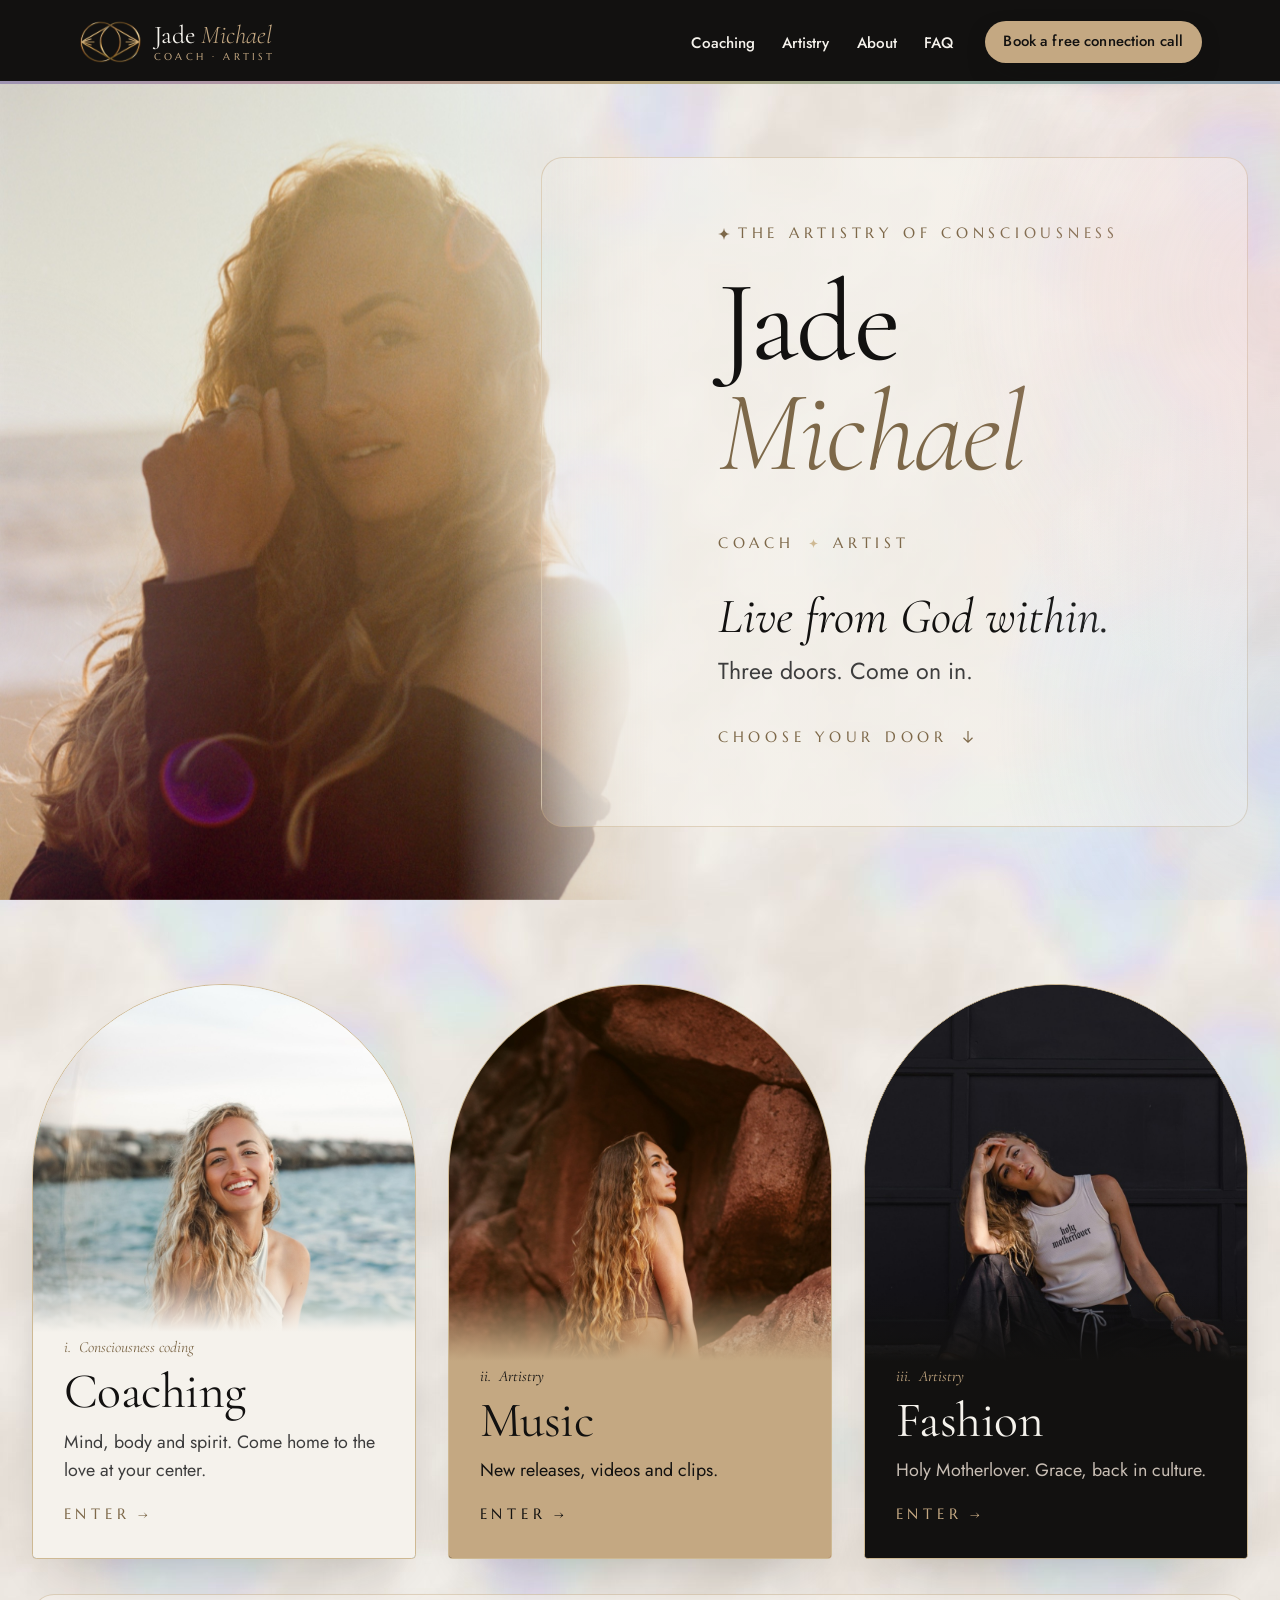
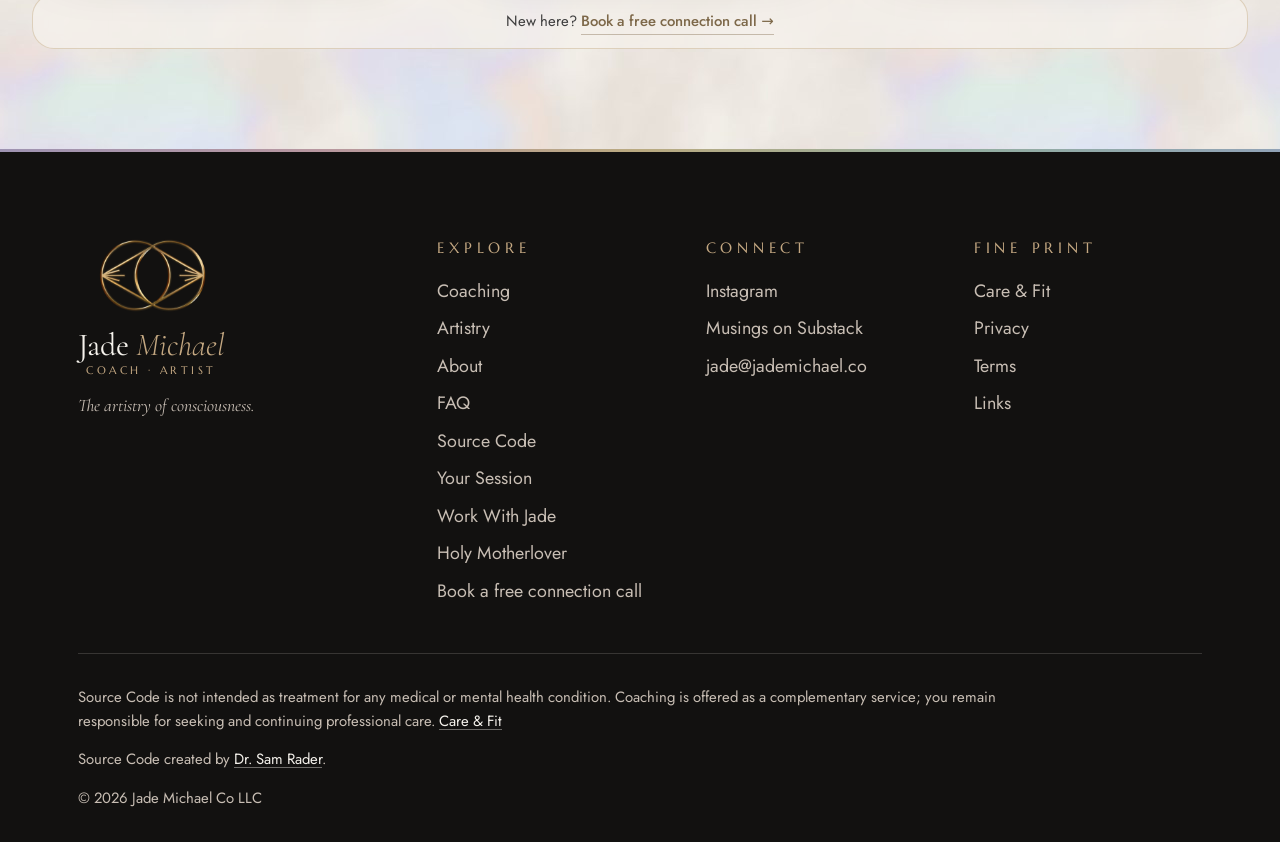
<file: site/index.html>
<!doctype html>
<html lang="en">
<head>
  <meta charset="utf-8">
  <meta name="viewport" content="width=device-width, initial-scale=1">
  <title>Jade Michael · Coach, Artist</title>
  <meta name="description" content="Jade Michael: coach and artist. The artistry of consciousness.">
  <link rel="icon" type="image/png" sizes="32x32" href="assets/img/favicon-32.png">
  <link rel="icon" type="image/png" sizes="192x192" href="assets/img/favicon-192.png">
  <link rel="preconnect" href="https://fonts.googleapis.com">
  <link rel="preconnect" href="https://fonts.gstatic.com" crossorigin>
  <link rel="stylesheet" href="assets/css/brand.css">
  <link rel="stylesheet" href="assets/css/style.css">
  <script src="site.config.js"></script>
  <script src="assets/js/boot.js"></script>
</head>
<body>
  <a class="skip-link" href="#main">Skip to content</a>
  <header class="site-header" data-site-header></header>

  <main id="main">

    <!-- ============ LANDING: photo + name + roles ============ -->
    <section class="landing" aria-labelledby="landing-h">
      <div class="landing__media">
        <img src="assets/photos/hero.jpg" width="1326" height="2000" fetchpriority="high" style="object-position: 50% 35%;" alt="Jade Michael in golden sunlight by the sea, one hand in her hair, looking softly into the camera.">
      </div>
      <div class="landing__copy">
        <p class="eyebrow" data-rise="1">The artistry of consciousness</p>
        <h1 id="landing-h" data-rise="2">Jade <em class="accent-i gold-moment">Michael</em></h1>
        <ul class="roles" data-roles data-rise="3" aria-label="What Jade does">
          <li>Coach</li><li>Artist</li>
        </ul>
        <p class="landing__tagline" data-rise="3">Live from God within.</p>
        <p class="landing__sub" data-rise="4">Three doors. Come on in.</p>
        <a class="door-cue" href="#doors" data-rise="4">
          Choose your door
          <svg viewBox="0 0 24 24" fill="none" stroke="currentColor" stroke-width="1.6" aria-hidden="true"><path d="M12 4v15M6 13l6 6 6-6"/></svg>
        </a>
      </div>
    </section>

    <!-- ============ TWO DOORS ============ -->
    <section class="section" id="doors" aria-labelledby="doors-h">
      <div class="container">
        <h2 id="doors-h" class="sr-only">Three doors into Jade's world</h2>
        <div class="doors-grid doors-grid--3">
          <a class="door" href="coaching.html" data-reveal>
            <div class="door__arch">
              <img src="assets/photos/door-coaching.jpg" width="1000" height="1500" loading="lazy" alt="">
            </div>
            <div class="door__label">
              <span class="door__num">i. &nbsp;Consciousness coding</span>
              <h3 class="h2-door">Coaching</h3>
              <p>Mind, body and spirit. Come home to the love at your center.</p>
              <span class="door__enter">Enter</span>
            </div>
          </a>
          <a class="door" href="artistry.html#music" data-reveal data-delay="1">
            <div class="door__arch">
              <img src="assets/photos/door-music.jpg" width="1000" height="1500" loading="lazy" alt="">
            </div>
            <div class="door__label">
              <span class="door__num">ii. &nbsp;Artistry</span>
              <h3 class="h2-door">Music</h3>
              <p>New releases, videos and clips.</p>
              <span class="door__enter">Enter</span>
            </div>
          </a>
          <a class="door" href="artistry.html#fashion" data-reveal data-delay="2">
            <div class="door__arch">
              <img src="assets/photos/door-fashion.jpg" width="1000" height="1500" loading="lazy" alt="">
            </div>
            <div class="door__label">
              <span class="door__num">iii. &nbsp;Artistry</span>
              <h3 class="h2-door">Fashion</h3>
              <p><span data-text="hmlName">Holy Motherlover</span>. Grace, back in culture.</p>
              <span class="door__enter">Enter</span>
            </div>
          </a>
        </div>
        <p class="credit-line" style="margin-top: 2.2rem; text-align: center;" data-reveal>New here? <a class="text-link" href="apply.html" data-href="links.apply">Book a free connection call</a></p>
      </div>
    </section>
  </main>

  <footer class="site-footer" data-site-footer></footer>
  <script src="assets/js/site.js"></script>
</body>
</html>
</file>
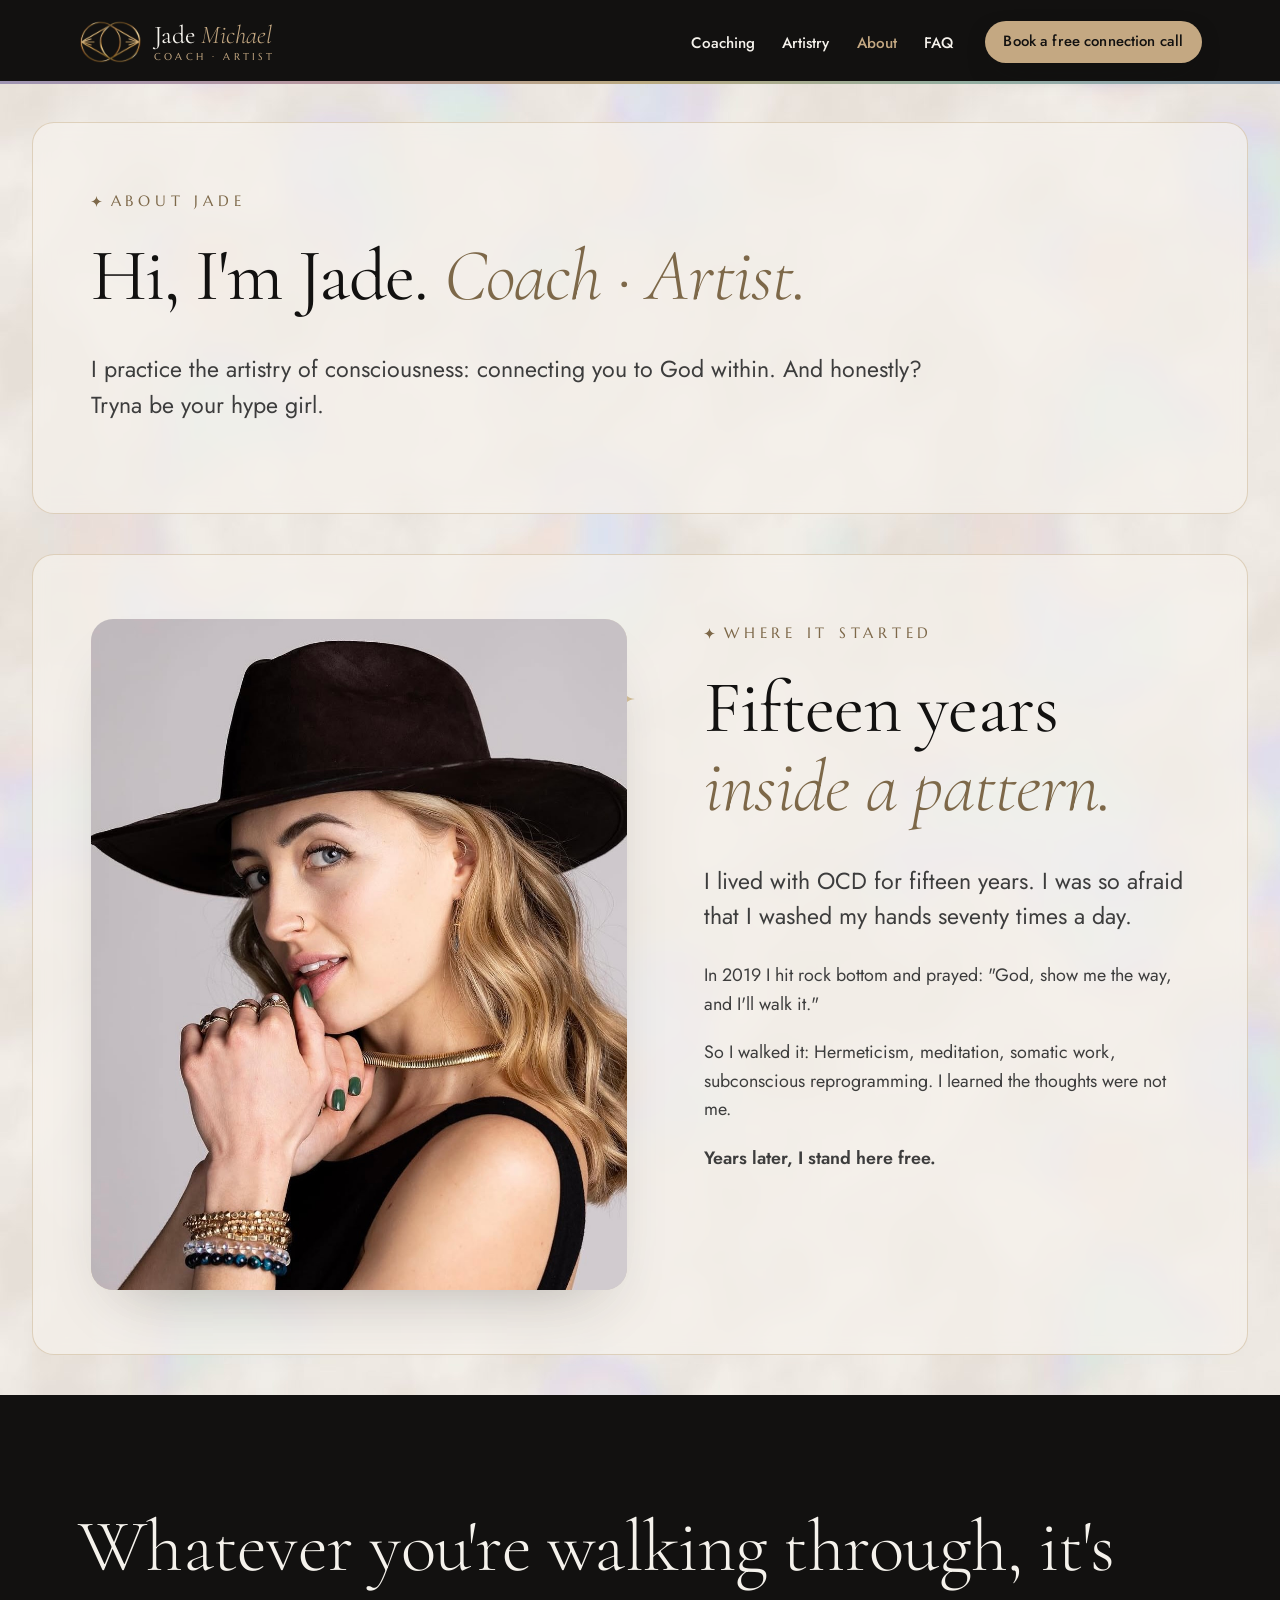
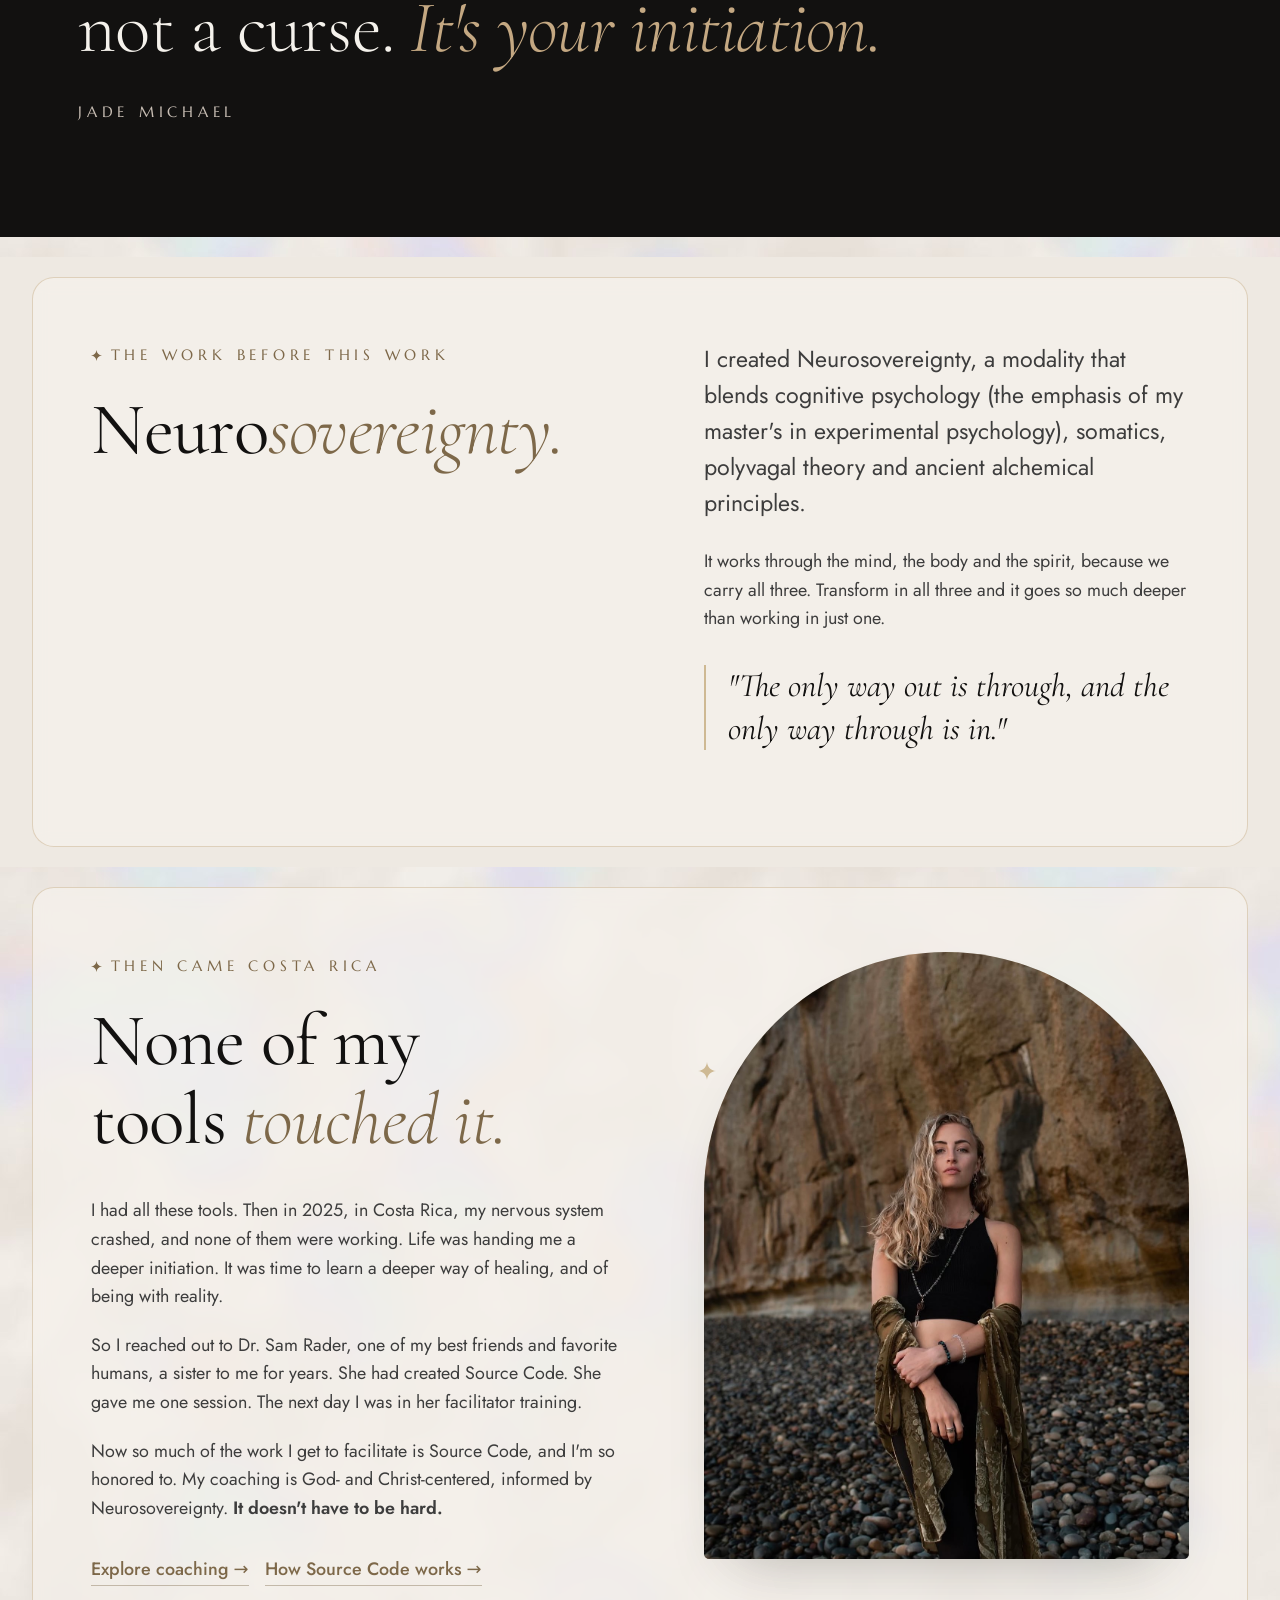
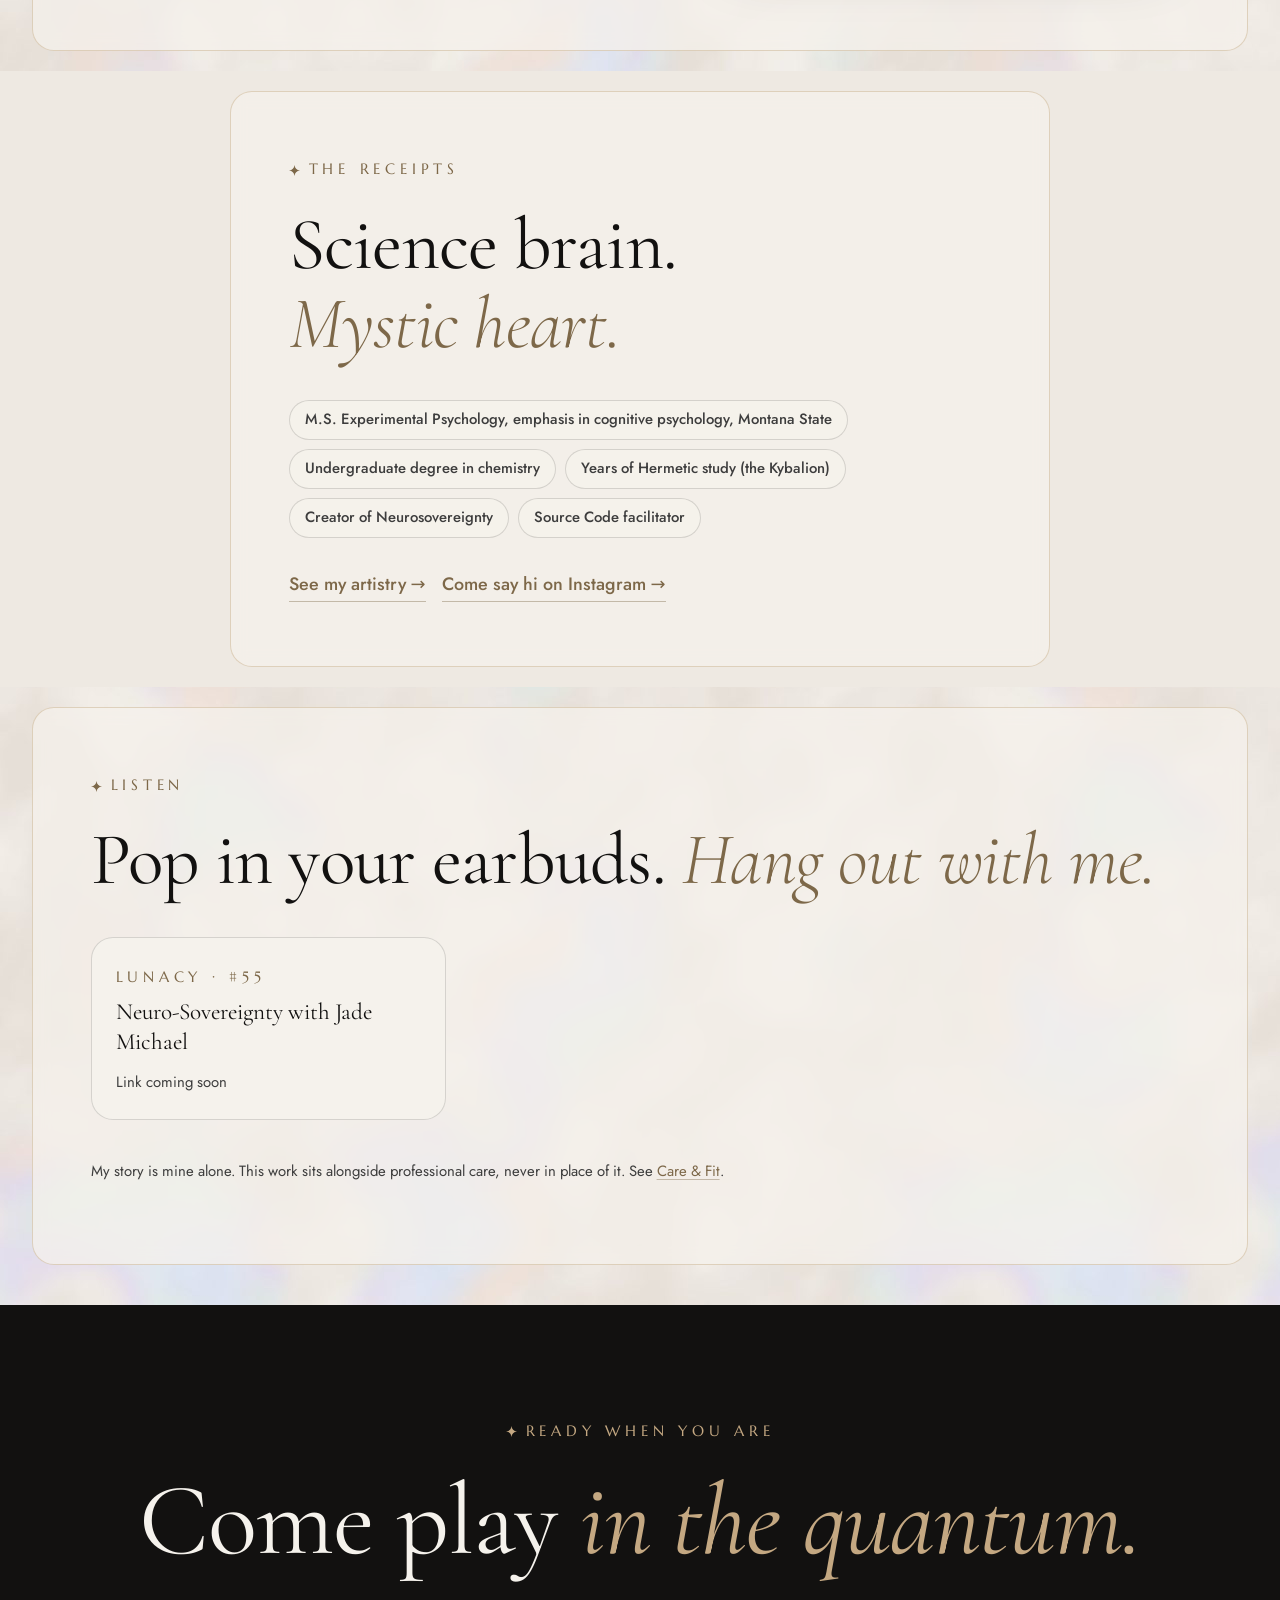
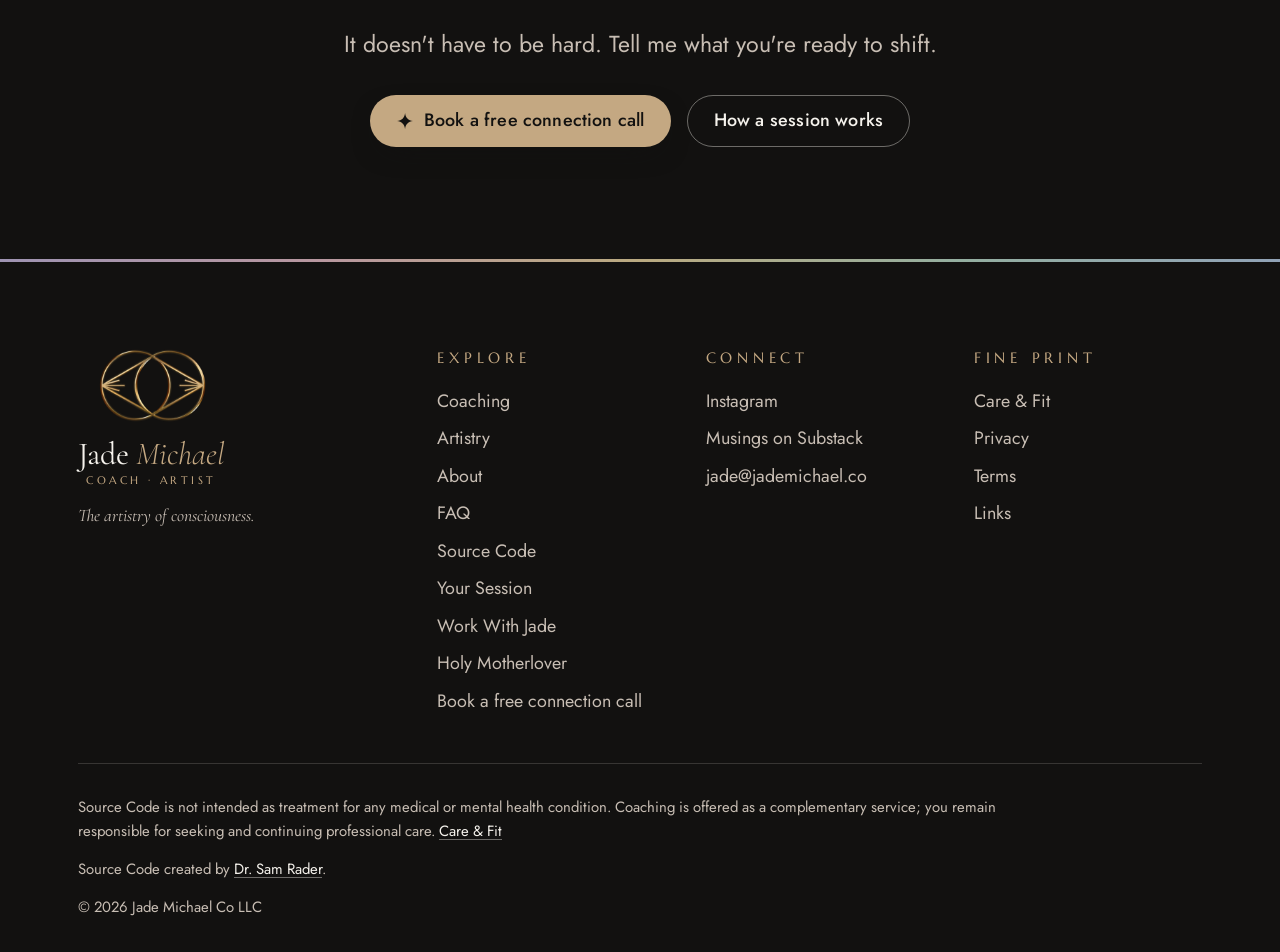
<file: site/about.html>
<!doctype html>
<html lang="en">
<head>
  <meta charset="utf-8">
  <meta name="viewport" content="width=device-width, initial-scale=1">
  <title>About Jade · Jade Michael</title>
  <meta name="description" content="Jade Michael: Coach, Artist, creator of Neurosovereignty. Her story, in her own words, from Hermeticism to Neurosovereignty and Source Code.">
  <link rel="icon" type="image/png" sizes="32x32" href="assets/img/favicon-32.png">
  <link rel="icon" type="image/png" sizes="192x192" href="assets/img/favicon-192.png">
  <link rel="preconnect" href="https://fonts.googleapis.com">
  <link rel="preconnect" href="https://fonts.gstatic.com" crossorigin>
  <link rel="stylesheet" href="assets/css/brand.css">
  <link rel="stylesheet" href="assets/css/style.css">
  <script src="site.config.js"></script>
  <script src="assets/js/boot.js"></script>
</head>
<body>
  <a class="skip-link" href="#main">Skip to content</a>
  <header class="site-header" data-site-header></header>

  <main id="main">

    <!-- ============ PAGE HERO ============ -->
    <section class="page-hero" aria-labelledby="page-h">
      <div class="container">
        <p class="eyebrow" data-reveal>About Jade</p>
        <h1 id="page-h" data-reveal>Hi, I'm Jade. <em class="accent-i gold-moment">Coach · Artist.</em></h1>
        <p class="lede" data-reveal>I practice the artistry of consciousness: connecting you to God within. And honestly? Tryna be your hype girl.</p>
      </div>
    </section>

    <!-- ============ THE STORY ============ -->
    <section class="section section--tight" aria-labelledby="story-h">
      <div class="container split split--top">
        <div class="frame-wrap" data-reveal>
          <figure class="frame frame--soft">
            <img src="assets/photos/about-2.jpg" width="1320" height="1299" loading="lazy" alt="Studio portrait of Jade Michael in a black wide-brim hat and gold choker, gold and tiger-eye bracelets stacked on her wrist, green nails, giving a playful look over her shoulder.">
            <figcaption class="frame__ph">Photo of Jade (about-2.jpg)</figcaption>
          </figure>
          <svg class="sparkle sparkle--lg" style="right:-8px; top:10%; animation-delay:.6s;" viewBox="0 0 24 24" aria-hidden="true"><path d="M12 0C12.8 7.2 16.8 11.2 24 12 16.8 12.8 12.8 16.8 12 24 11.2 16.8 7.2 12.8 0 12 7.2 11.2 11.2 7.2 12 0Z"/></svg>
        </div>
        <div>
          <p class="eyebrow" data-reveal>Where it started</p>
          <h2 id="story-h" data-reveal>Fifteen years <em class="accent-i">inside a pattern.</em></h2>
          <div class="prose" data-reveal>
            <p class="lede">I lived with OCD for fifteen years. I was so afraid that I washed my hands seventy times a day.</p>
            <p>In 2019 I hit rock bottom and prayed: "God, show me the way, and I'll walk it."</p>
            <p>So I walked it: Hermeticism, meditation, somatic work, subconscious reprogramming. I learned the thoughts were not me.</p>
            <p><strong>Years later, I stand here free.</strong></p>
          </div>
        </div>
      </div>
    </section>

    <!-- ============ INITIATION QUOTE ============ -->
    <section class="section section--band quote-band" aria-label="A word from Jade">
      <div class="container">
        <blockquote data-reveal>
          <p>Whatever you're walking through, it's not a curse. <em class="gold-moment">It's your initiation.</em></p>
          <cite>Jade Michael</cite>
        </blockquote>
      </div>
    </section>

    <!-- ============ NEUROSOVEREIGNTY ============ -->
    <section class="section section--alt" aria-labelledby="neuro-h">
      <div class="container split split--top">
        <div>
          <p class="eyebrow" data-reveal>The work before this work</p>
          <h2 id="neuro-h" data-reveal>Neuro<em class="accent-i">sovereignty.</em></h2>
        </div>
        <div class="prose" data-reveal data-delay="1">
          <p class="lede">I created Neurosovereignty, a modality that blends cognitive psychology (the emphasis of my master's in experimental psychology), somatics, polyvagal theory and ancient alchemical principles.</p>
          <p>It works through the mind, the body and the spirit, because we carry all three. Transform in all three and it goes so much deeper than working in just one.</p>
          <blockquote>"The only way out is through, and the only way through is in."</blockquote>
        </div>
      </div>
    </section>

    <!-- ============ COSTA RICA + SOURCE CODE ============ -->
    <section class="section" aria-labelledby="costa-h">
      <div class="container split split--flip split--top">
        <div class="frame-wrap" data-reveal>
          <figure class="frame">
            <img src="assets/photos/about-1.jpg" width="1319" height="1606" loading="lazy" alt="Jade Michael standing on a pebble beach in front of a towering sandstone cliff, wrapped in an olive velvet shawl, a crystal necklace at her heart.">
            <figcaption class="frame__ph">Photo of Jade (about-1.jpg)</figcaption>
          </figure>
          <svg class="sparkle" style="left:-6px; top:18%; animation-delay:1.8s;" viewBox="0 0 24 24" aria-hidden="true"><path d="M12 0C12.8 7.2 16.8 11.2 24 12 16.8 12.8 12.8 16.8 12 24 11.2 16.8 7.2 12.8 0 12 7.2 11.2 11.2 7.2 12 0Z"/></svg>
        </div>
        <div>
          <p class="eyebrow" data-reveal>Then came Costa Rica</p>
          <h2 id="costa-h" data-reveal>None of my tools <em class="accent-i">touched it.</em></h2>
          <div class="prose" data-reveal>
            <p>I had all these tools. Then in 2025, in Costa Rica, my nervous system crashed, and none of them were working. Life was handing me a deeper initiation. It was time to learn a deeper way of healing, and of being with reality.</p>
            <p>So I reached out to Dr. Sam Rader, one of my best friends and favorite humans, a sister to me for years. She had created Source Code. She gave me one session. The next day I was in her facilitator training.</p>
            <p>Now so much of the work I get to facilitate is Source Code, and I'm so honored to. My coaching is God- and Christ-centered, informed by Neurosovereignty. <strong>It doesn't have to be hard.</strong></p>
          </div>
          <div class="btn-row" data-reveal>
            <a class="text-link" href="coaching.html">Explore coaching</a>
            <a class="text-link" href="source-code.html">How Source Code works</a>
          </div>
        </div>
      </div>
    </section>

    <!-- ============ CREDENTIALS ============ -->
    <section class="section section--alt" aria-labelledby="creds-h">
      <div class="container container--narrow">
        <p class="eyebrow" data-reveal>The receipts</p>
        <h2 id="creds-h" data-reveal>Science brain. <em class="accent-i">Mystic heart.</em></h2>
        <ul class="chips" data-reveal aria-label="Background and credentials">
          <li>M.S. Experimental Psychology, emphasis in cognitive psychology, Montana State</li>
          <li>Undergraduate degree in chemistry</li>
          <li>Years of Hermetic study (the Kybalion)</li>
          <li>Creator of Neurosovereignty</li>
          <li>Source Code facilitator</li>
        </ul>
        <div class="btn-row" data-reveal>
          <a class="text-link" href="artistry.html">See my artistry</a>
          <a class="text-link" href="https://instagram.com/jademichaelll" data-href="links.instagram" target="_blank" rel="noopener">Come say hi on Instagram</a>
        </div>
      </div>
    </section>

    <!-- ============ LISTEN ============ -->
    <section class="section" aria-labelledby="listen-h">
      <div class="container">
        <p class="eyebrow" data-reveal>Listen</p>
        <h2 id="listen-h" data-reveal>Pop in your earbuds. <em class="accent-i">Hang out with me.</em></h2>
        <ul class="listen" data-podcasts data-reveal></ul>
        <p class="credit-line" data-reveal style="margin-top: 2.5rem;">My story is mine alone. This work sits alongside professional care, never in place of it. See <a href="care.html">Care &amp; Fit</a>.</p>
      </div>
    </section>

    <!-- ============ FINAL CTA ============ -->
    <section class="section section--band cta-band" aria-labelledby="cta-h">
      <div class="container">
        <p class="eyebrow" data-reveal>Ready when you are</p>
        <h2 id="cta-h" data-reveal>Come play <em class="gold-moment">in the quantum.</em></h2>
        <p class="lede" data-reveal>It doesn't have to be hard. Tell me what you're ready to shift.</p>
        <div class="btn-row" data-reveal>
          <a class="btn" href="apply.html" data-href="links.apply">
            <svg class="spark" viewBox="0 0 24 24" aria-hidden="true"><path d="M12 0C12.8 7.2 16.8 11.2 24 12 16.8 12.8 12.8 16.8 12 24 11.2 16.8 7.2 12.8 0 12 7.2 11.2 11.2 7.2 12 0Z"/></svg>
            Book a free connection call
          </a>
          <a class="btn btn--ghost" href="session.html">How a session works</a>
        </div>
      </div>
    </section>
  </main>

  <footer class="site-footer" data-site-footer></footer>
  <script src="assets/js/site.js"></script>
</body>
</html>
</file>
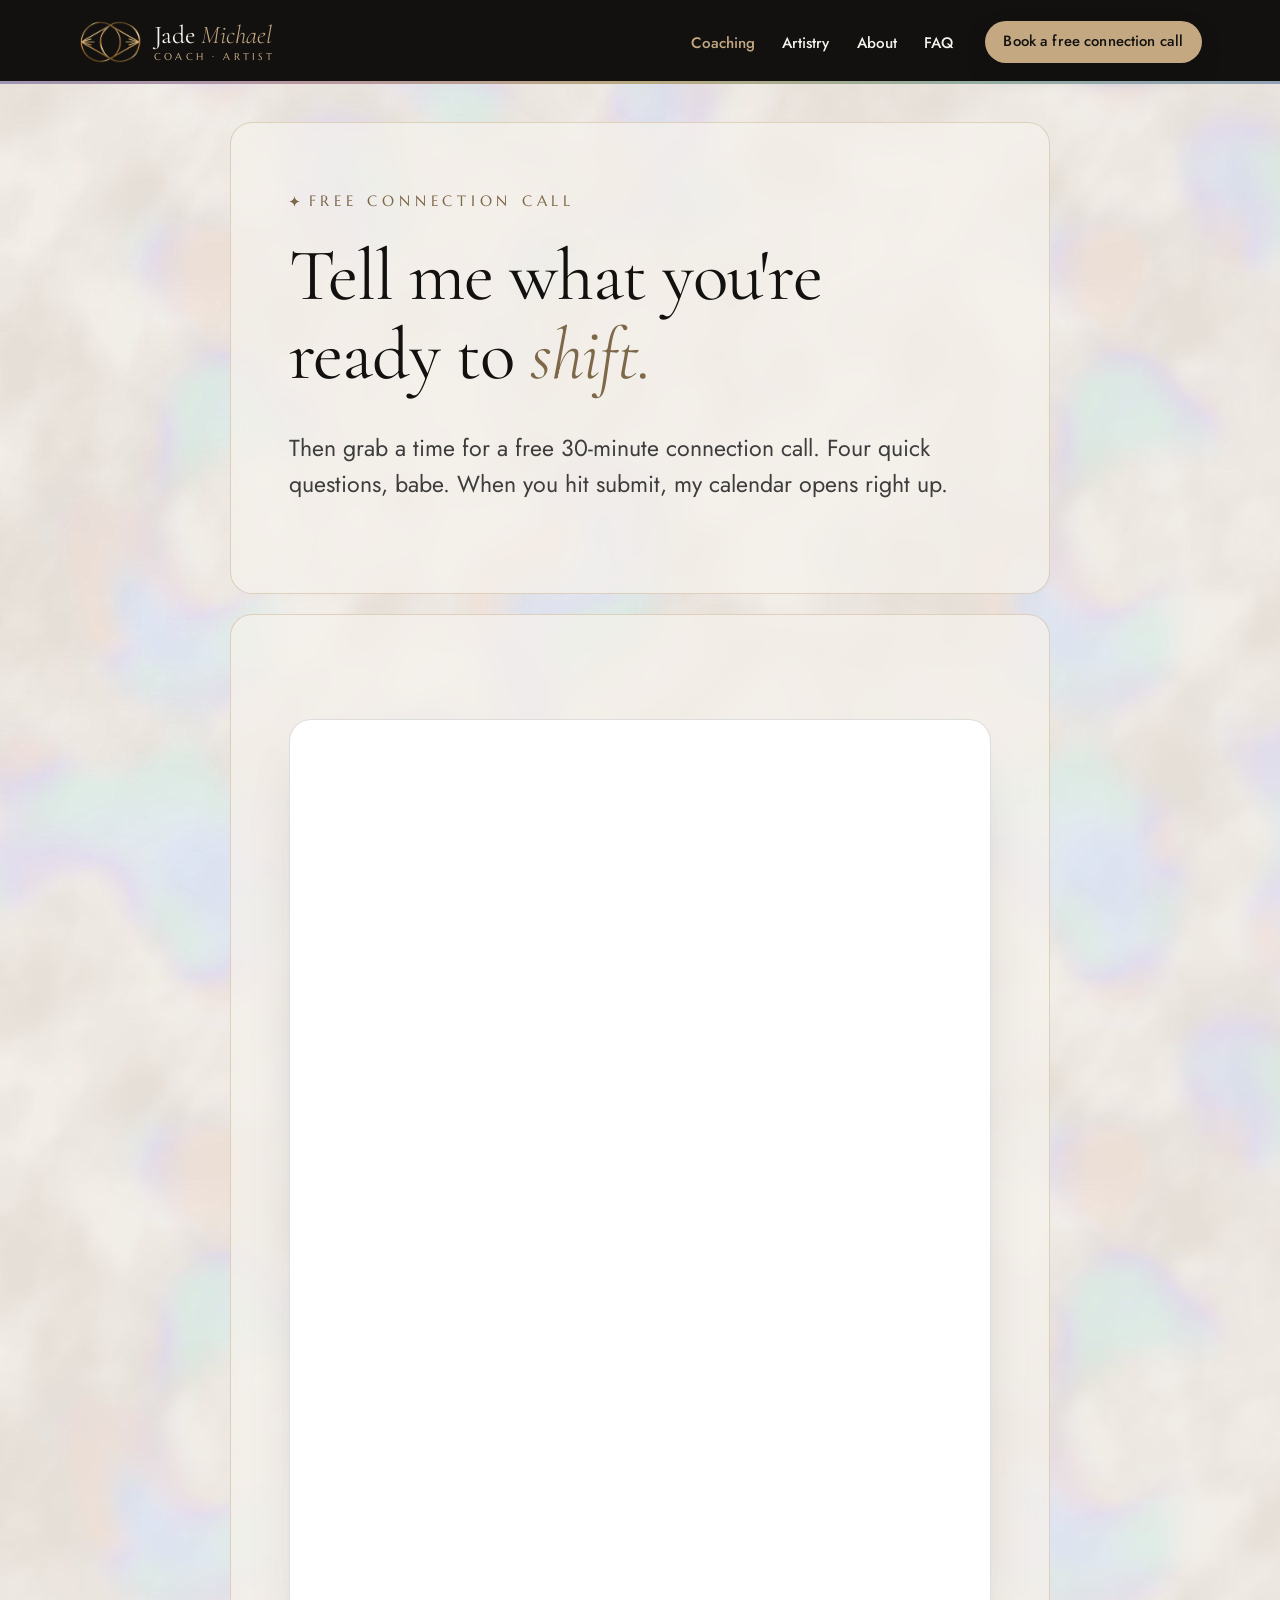
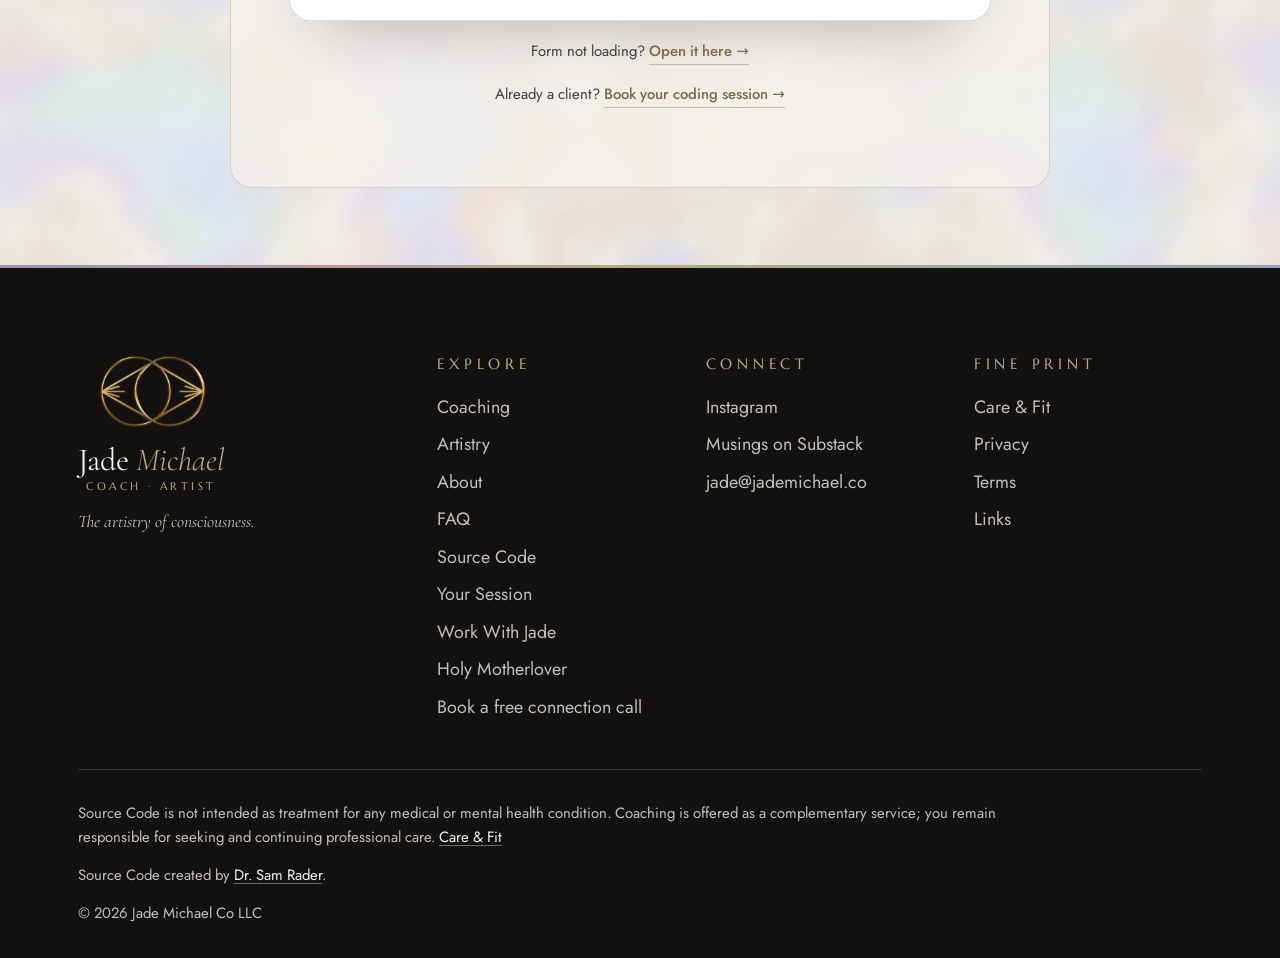
<file: site/apply.html>
<!doctype html>
<html lang="en">
<head>
  <meta charset="utf-8">
  <meta name="viewport" content="width=device-width, initial-scale=1">
  <title>Book a free connection call · Jade Michael</title>
  <meta name="description" content="Tell Jade what you're ready to shift, then grab a time for a free 30-minute connection call.">
  <link rel="icon" type="image/png" sizes="32x32" href="assets/img/favicon-32.png">
  <link rel="icon" type="image/png" sizes="192x192" href="assets/img/favicon-192.png">
  <link rel="preconnect" href="https://fonts.googleapis.com">
  <link rel="preconnect" href="https://fonts.gstatic.com" crossorigin>
  <link rel="stylesheet" href="assets/css/brand.css">
  <link rel="stylesheet" href="assets/css/style.css">
  <script src="site.config.js"></script>
  <script src="assets/js/boot.js"></script>
</head>
<body>
  <a class="skip-link" href="#main">Skip to content</a>
  <header class="site-header" data-site-header></header>

  <main id="main">
    <section class="page-hero" aria-labelledby="apply-h">
      <div class="container container--narrow">
        <p class="eyebrow">Free connection call</p>
        <h1 id="apply-h">Tell me what you're ready to <em class="accent-i gold-moment">shift.</em></h1>
        <p class="lede">Then grab a time for a free 30-minute connection call. Four quick questions, babe. When you hit submit, my calendar opens right up.</p>
      </div>
    </section>

    <section class="section--tight" style="padding-top:0;">
      <div class="container container--narrow">
        <div class="apply-frame">
          <iframe data-src="links.intakeFormEmbed" title="Book a free connection call" loading="lazy" allow="clipboard-write"></iframe>
        </div>
        <p class="apply-fallback small">Form not loading? <a class="text-link" href="https://wkf.ms/4i3Bv3f" data-href="links.intakeFormShort" target="_blank" rel="noopener">Open it here</a></p>
        <p class="apply-fallback small">Already a client? <a class="text-link" href="#" data-href="links.bookSession" target="_blank" rel="noopener">Book your coding session</a></p>
      </div>
    </section>
  </main>

  <footer class="site-footer" data-site-footer></footer>
  <script src="assets/js/site.js"></script>
</body>
</html>
</file>
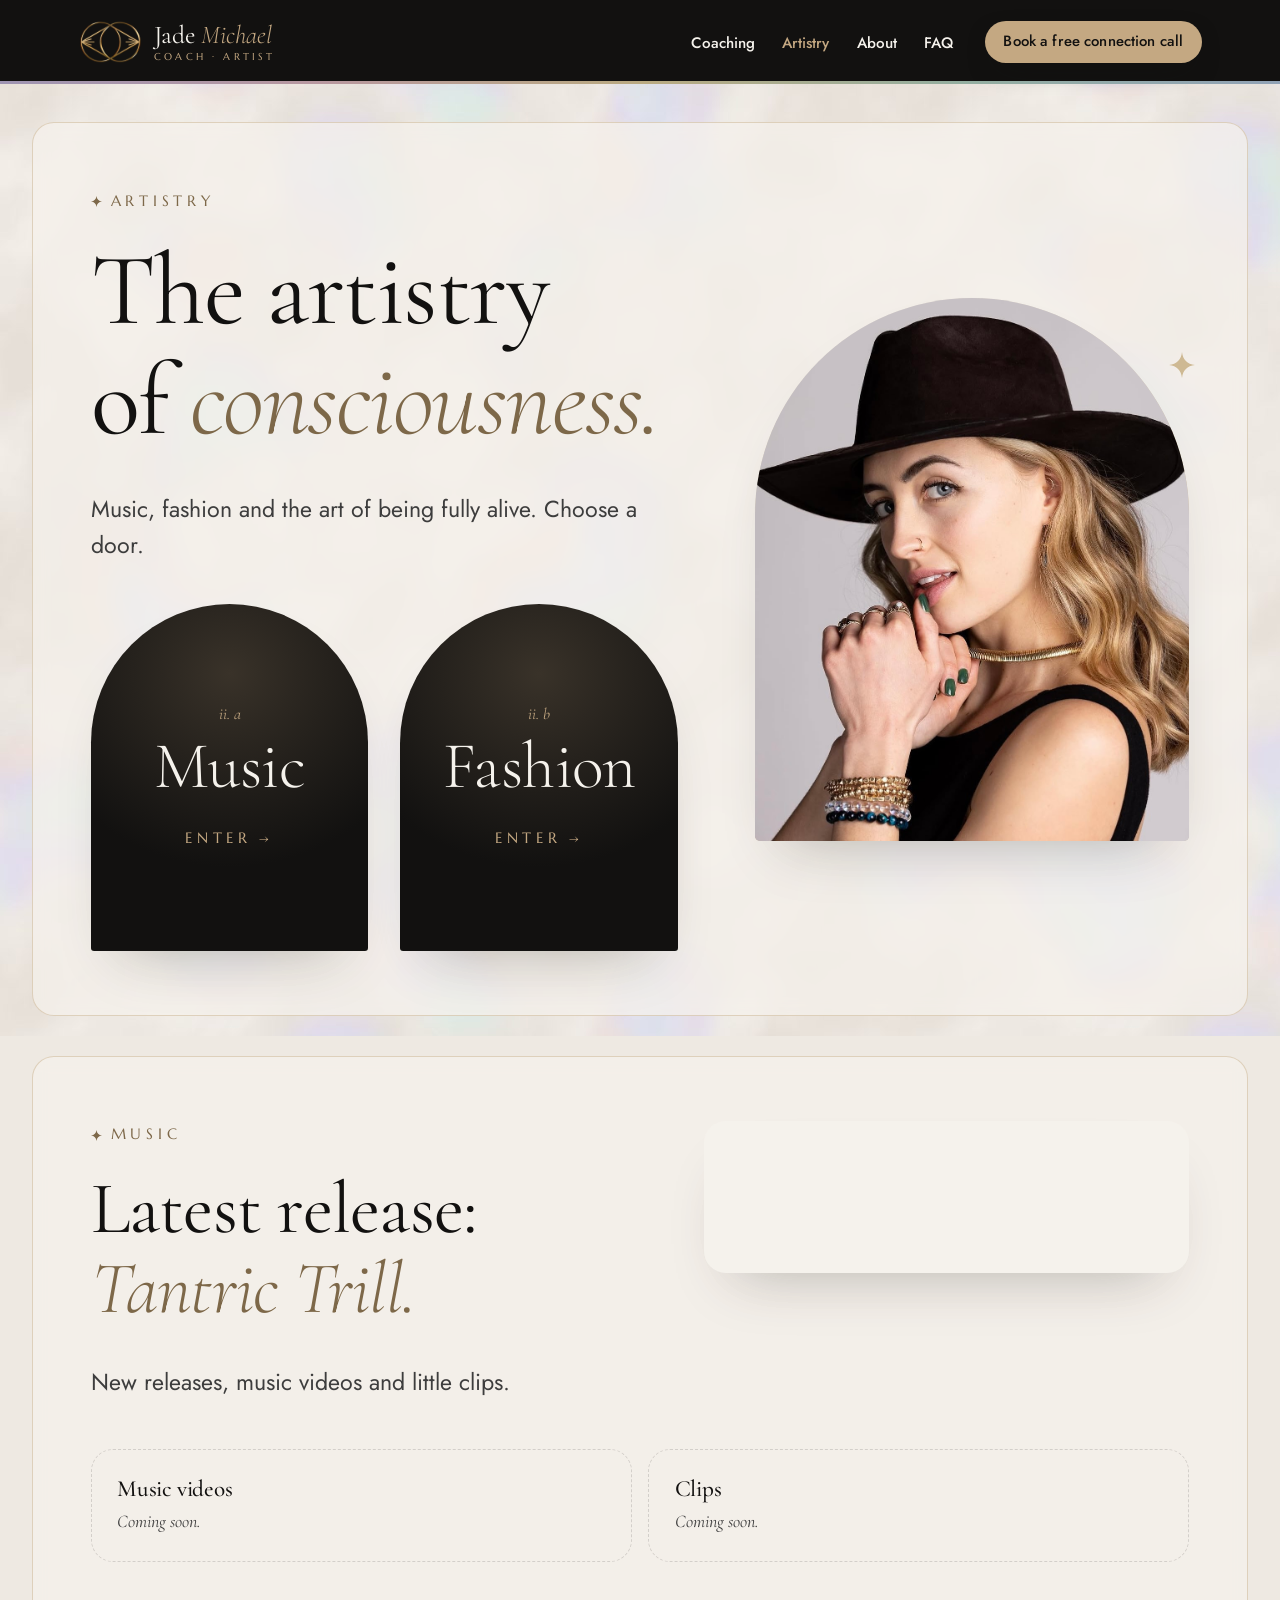
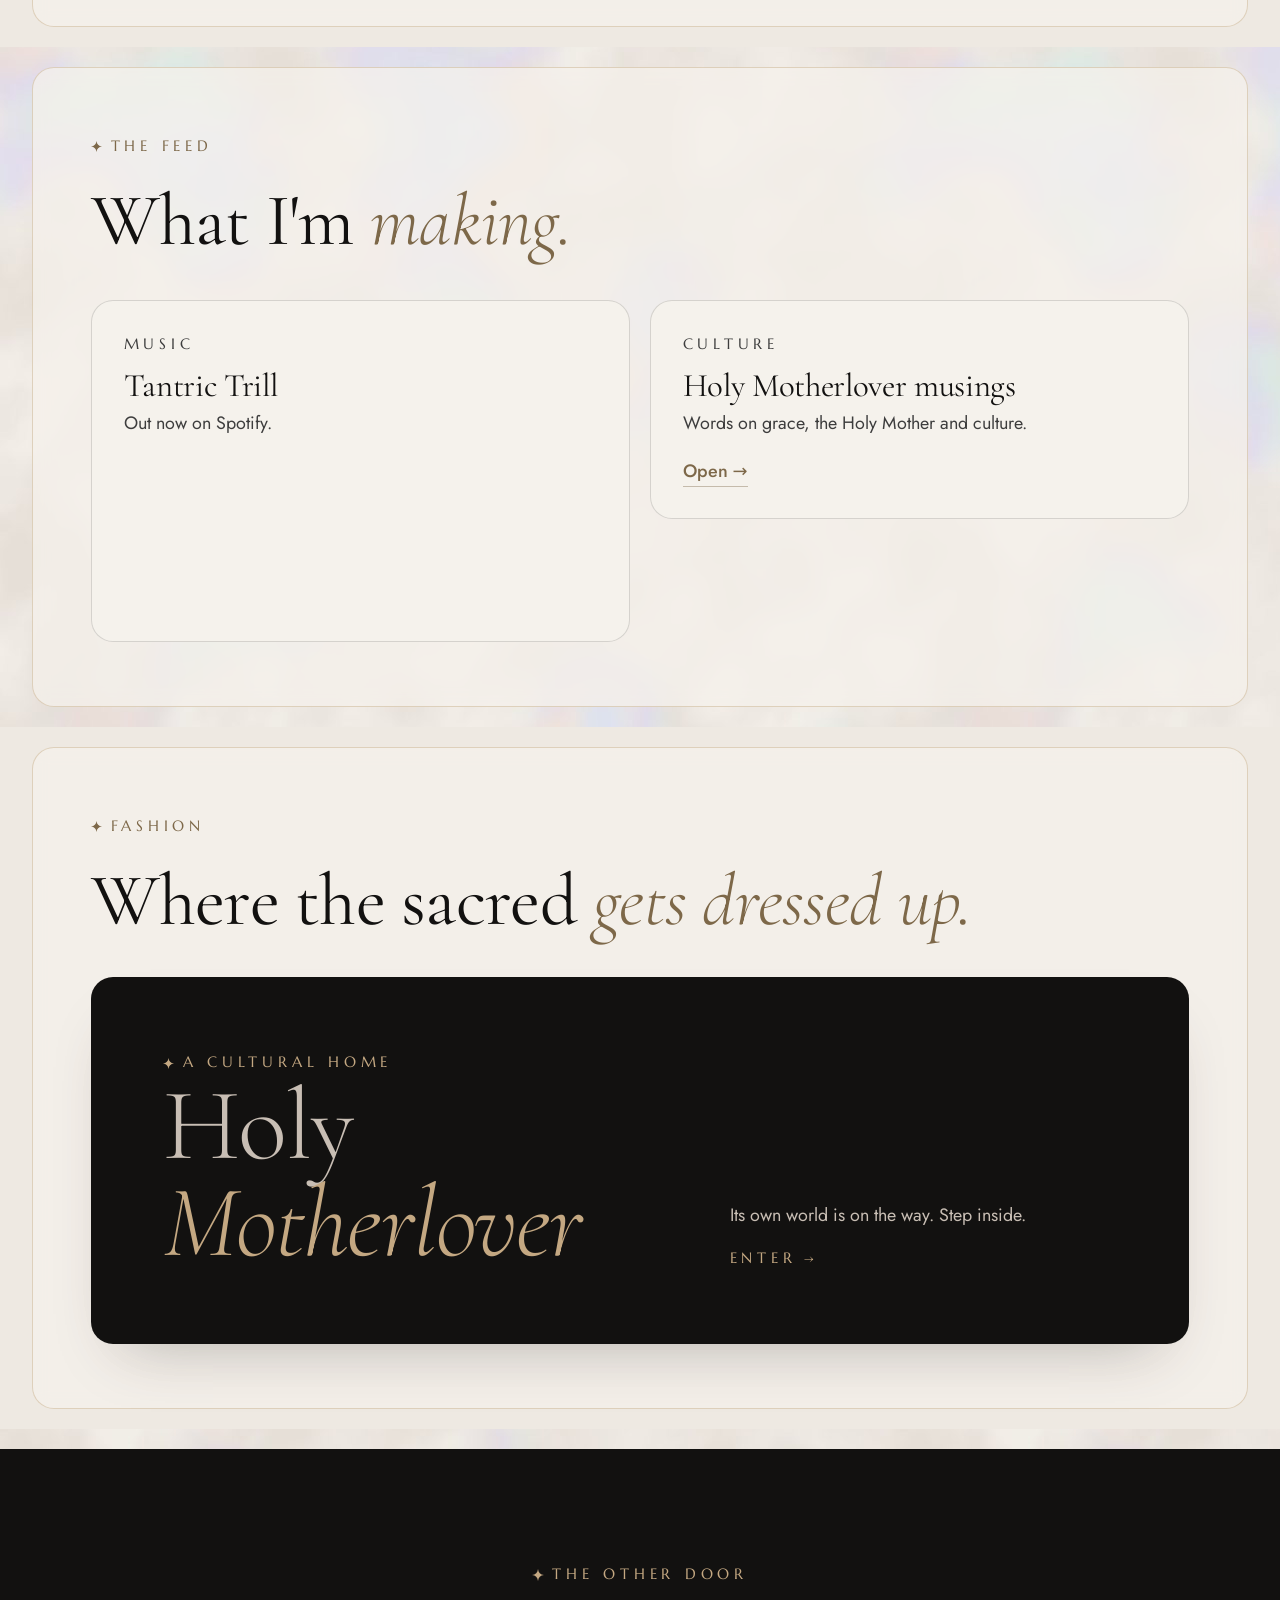
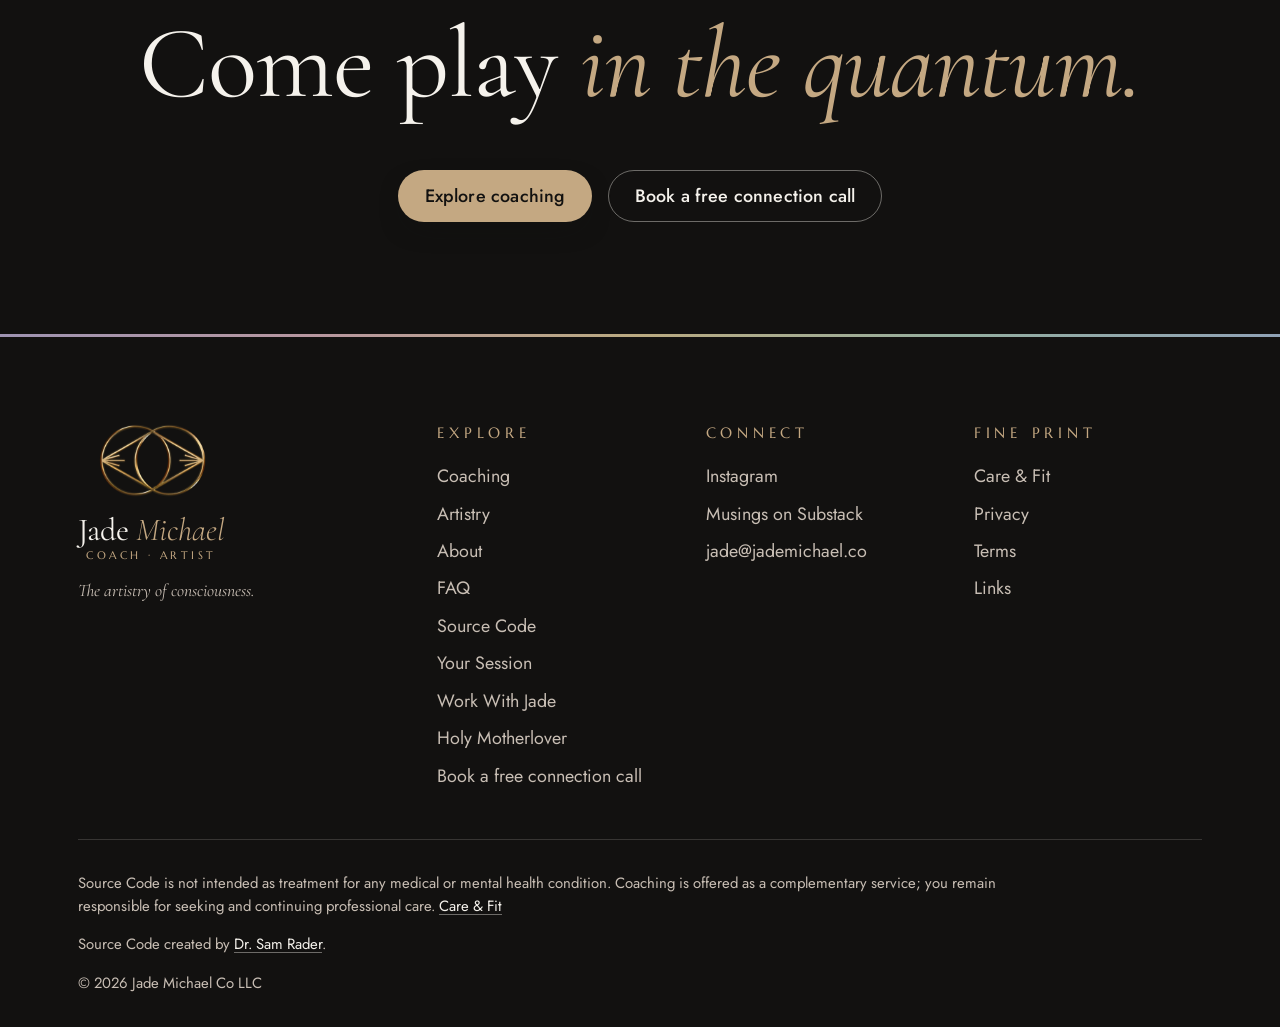
<file: site/artistry.html>
<!doctype html>
<html lang="en">
<head>
  <meta charset="utf-8">
  <meta name="viewport" content="width=device-width, initial-scale=1">
  <title>Artistry · Jade Michael</title>
  <meta name="description" content="The artistry of consciousness: Jade Michael's music and fashion, including Holy Motherlover.">
  <link rel="icon" type="image/png" sizes="32x32" href="assets/img/favicon-32.png">
  <link rel="icon" type="image/png" sizes="192x192" href="assets/img/favicon-192.png">
  <link rel="preconnect" href="https://fonts.googleapis.com">
  <link rel="preconnect" href="https://fonts.gstatic.com" crossorigin>
  <link rel="stylesheet" href="assets/css/brand.css">
  <link rel="stylesheet" href="assets/css/style.css">
  <script src="site.config.js"></script>
  <script src="assets/js/boot.js"></script>
</head>
<body>
  <a class="skip-link" href="#main">Skip to content</a>
  <header class="site-header" data-site-header></header>

  <main id="main">

    <!-- ============ HERO ============ -->
    <section class="hero" aria-labelledby="art-h">
      <div class="container hero__grid">
        <div class="hero__copy">
          <p class="eyebrow" data-rise="1">Artistry</p>
          <h1 id="art-h" data-rise="2">The artistry of <em class="accent-i gold-moment">consciousness.</em></h1>
          <p class="hero__sub" data-rise="3">Music, fashion and the art of being fully alive. Choose a door.</p>
          <div class="mini-doors" data-rise="4">
            <a class="mini-door" href="#music">
              <span><span class="mini-door__kicker">ii. a</span><span class="mini-door__word">Music</span><span class="door__enter">Enter</span></span>
            </a>
            <a class="mini-door" href="#fashion">
              <span><span class="mini-door__kicker">ii. b</span><span class="mini-door__word">Fashion</span><span class="door__enter">Enter</span></span>
            </a>
          </div>
        </div>
        <div class="hero__media" data-rise="5">
          <figure class="frame">
            <img src="assets/photos/about-2.jpg" width="1320" height="1299" style="object-position: 55% 30%;" fetchpriority="high" alt="Jade Michael in a black wide-brim hat and gold choker, glancing over her shoulder.">
            <figcaption class="frame__ph">Photo of Jade (about-2.jpg)</figcaption>
          </figure>
          <svg class="sparkle sparkle--lg" style="right:-6px; top:10%;" viewBox="0 0 24 24" aria-hidden="true"><path d="M12 0C12.8 7.2 16.8 11.2 24 12 16.8 12.8 12.8 16.8 12 24 11.2 16.8 7.2 12.8 0 12 7.2 11.2 11.2 7.2 12 0Z"/></svg>
          <svg class="sparkle sparkle--sm" style="left:6%; top:20%; animation-delay:2s;" viewBox="0 0 24 24" aria-hidden="true"><path d="M12 0C12.8 7.2 16.8 11.2 24 12 16.8 12.8 12.8 16.8 12 24 11.2 16.8 7.2 12.8 0 12 7.2 11.2 11.2 7.2 12 0Z"/></svg>
        </div>
      </div>
    </section>

    <!-- ============ MUSIC ============ -->
    <section class="section section--alt" id="music" aria-labelledby="music-h">
      <div class="container">
        <div class="split split--top">
          <div>
            <p class="eyebrow" data-reveal>Music</p>
            <h2 id="music-h" data-reveal>Latest release: <em class="accent-i">Tantric Trill.</em></h2>
            <p class="lede" data-reveal>New releases, music videos and little clips.</p>
          </div>
          <div class="embed" data-reveal data-delay="1">
            <iframe data-src="links.musicEmbed" title="Tantric Trill on Spotify" height="152" loading="lazy" allow="autoplay; clipboard-write; encrypted-media; fullscreen; picture-in-picture"></iframe>
          </div>
        </div>
        <!-- PLACEHOLDER: swap these for real music videos and clips (or post them in feed.js) -->
        <div class="coming-grid" style="grid-template-columns: repeat(auto-fit, minmax(220px, 1fr));">
          <div class="coming" data-reveal><h3>Music videos</h3><p>Coming soon.</p></div>
          <div class="coming" data-reveal data-delay="1"><h3>Clips</h3><p>Coming soon.</p></div>
        </div>
      </div>
    </section>

    <!-- ============ THE FEED (posts live in feed.js) ============ -->
    <section class="section" id="feed" aria-labelledby="feed-h">
      <div class="container">
        <p class="eyebrow" data-reveal>The feed</p>
        <h2 id="feed-h" data-reveal>What I'm <em class="accent-i">making.</em></h2>
        <div class="feed" data-feed></div>
      </div>
    </section>

    <!-- ============ FASHION ============ -->
    <section class="section section--alt" id="fashion" aria-labelledby="fashion-h">
      <div class="container">
        <p class="eyebrow" data-reveal>Fashion</p>
        <h2 id="fashion-h" data-reveal>Where the sacred <em class="accent-i">gets dressed up.</em></h2>
        <a class="culture-card" href="https://holymotherlover.com" data-reveal>
          <div>
            <p class="eyebrow">A cultural home</p>
            <p class="hml-word">Holy <em>Motherlover</em></p>
          </div>
          <div>
            <p>Its own world is on the way. Step inside.</p>
            <span class="door__enter">Enter</span>
          </div>
        </a>
      </div>
    </section>

    <!-- ============ CTA ============ -->
    <section class="section section--band cta-band" aria-labelledby="cta-h">
      <div class="container">
        <p class="eyebrow" data-reveal>The other door</p>
        <h2 id="cta-h" data-reveal>Come play <em class="gold-moment">in the quantum.</em></h2>
        <div class="btn-row" data-reveal>
          <a class="btn" href="coaching.html">Explore coaching</a>
          <a class="btn btn--ghost" href="apply.html" data-href="links.apply">Book a free connection call</a>
        </div>
      </div>
    </section>
  </main>

  <footer class="site-footer" data-site-footer></footer>
  <script src="feed.js"></script>
  <script src="assets/js/site.js"></script>
</body>
</html>
</file>
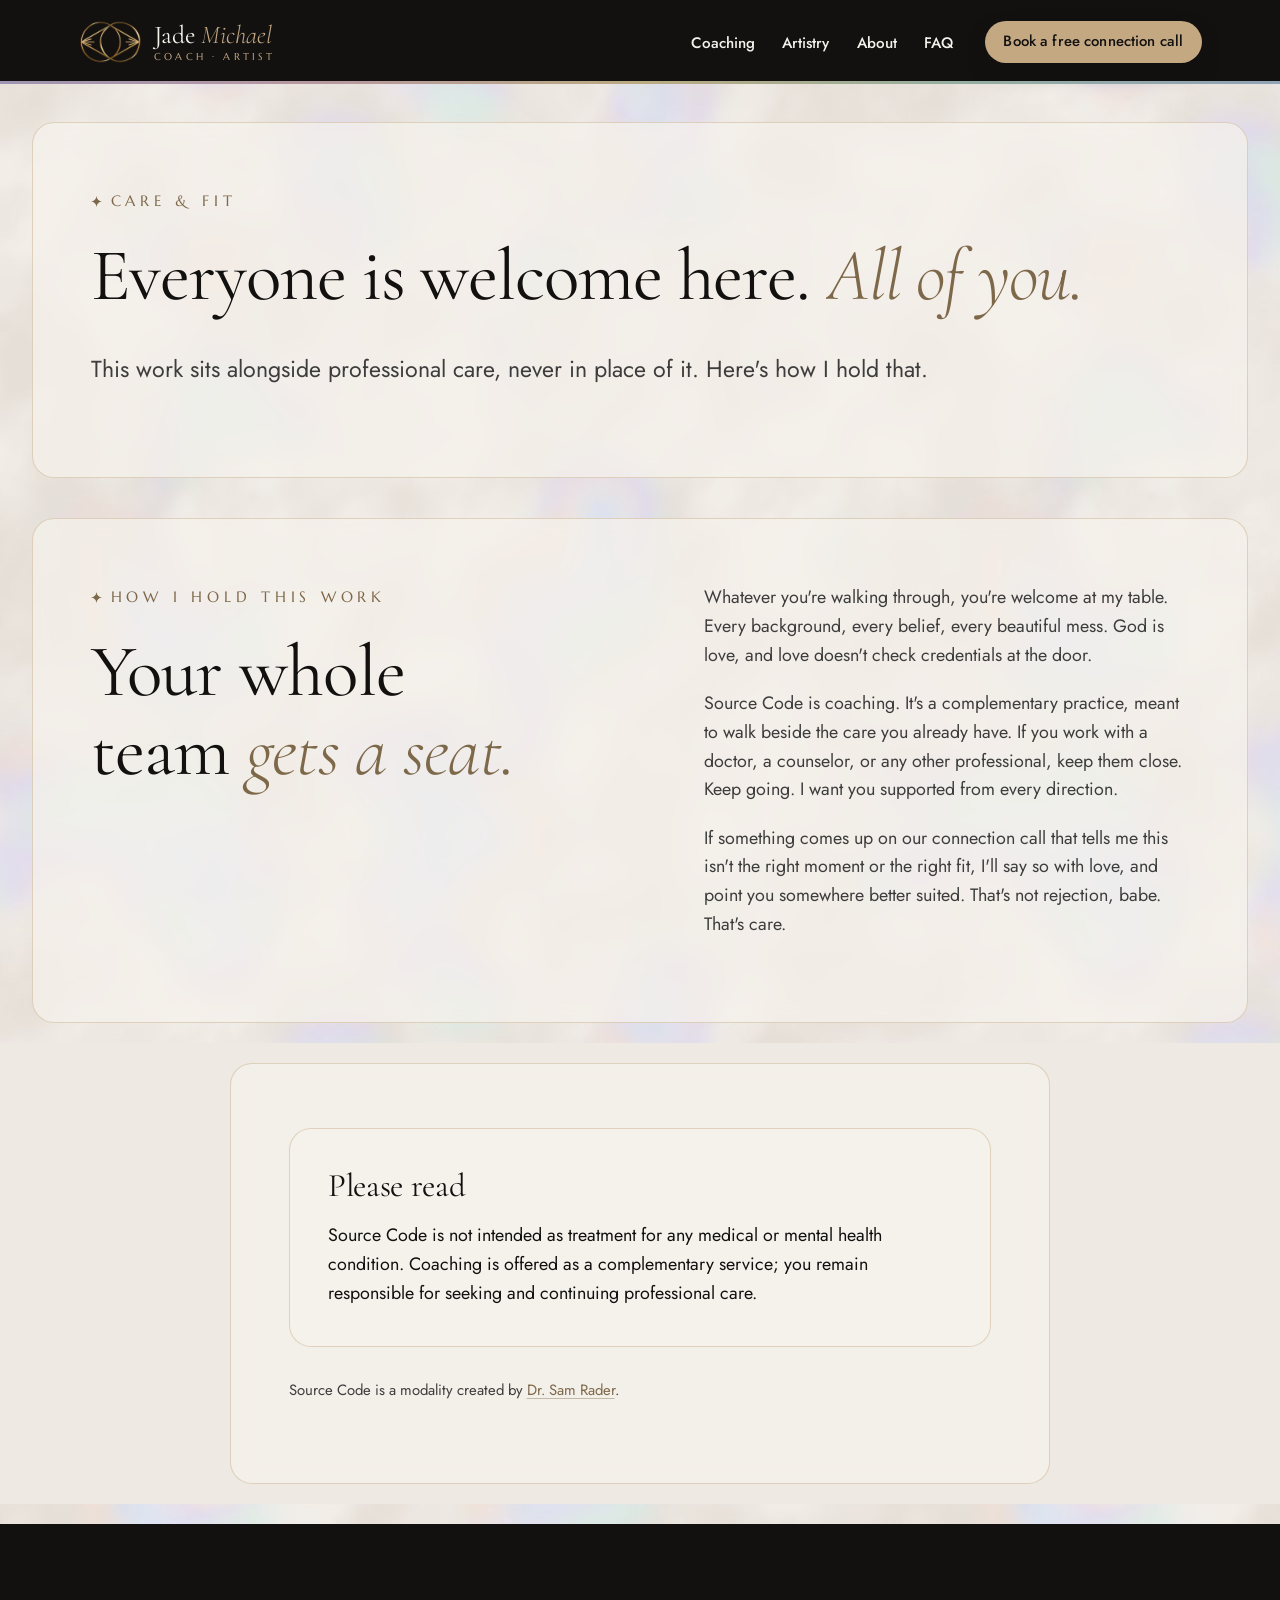
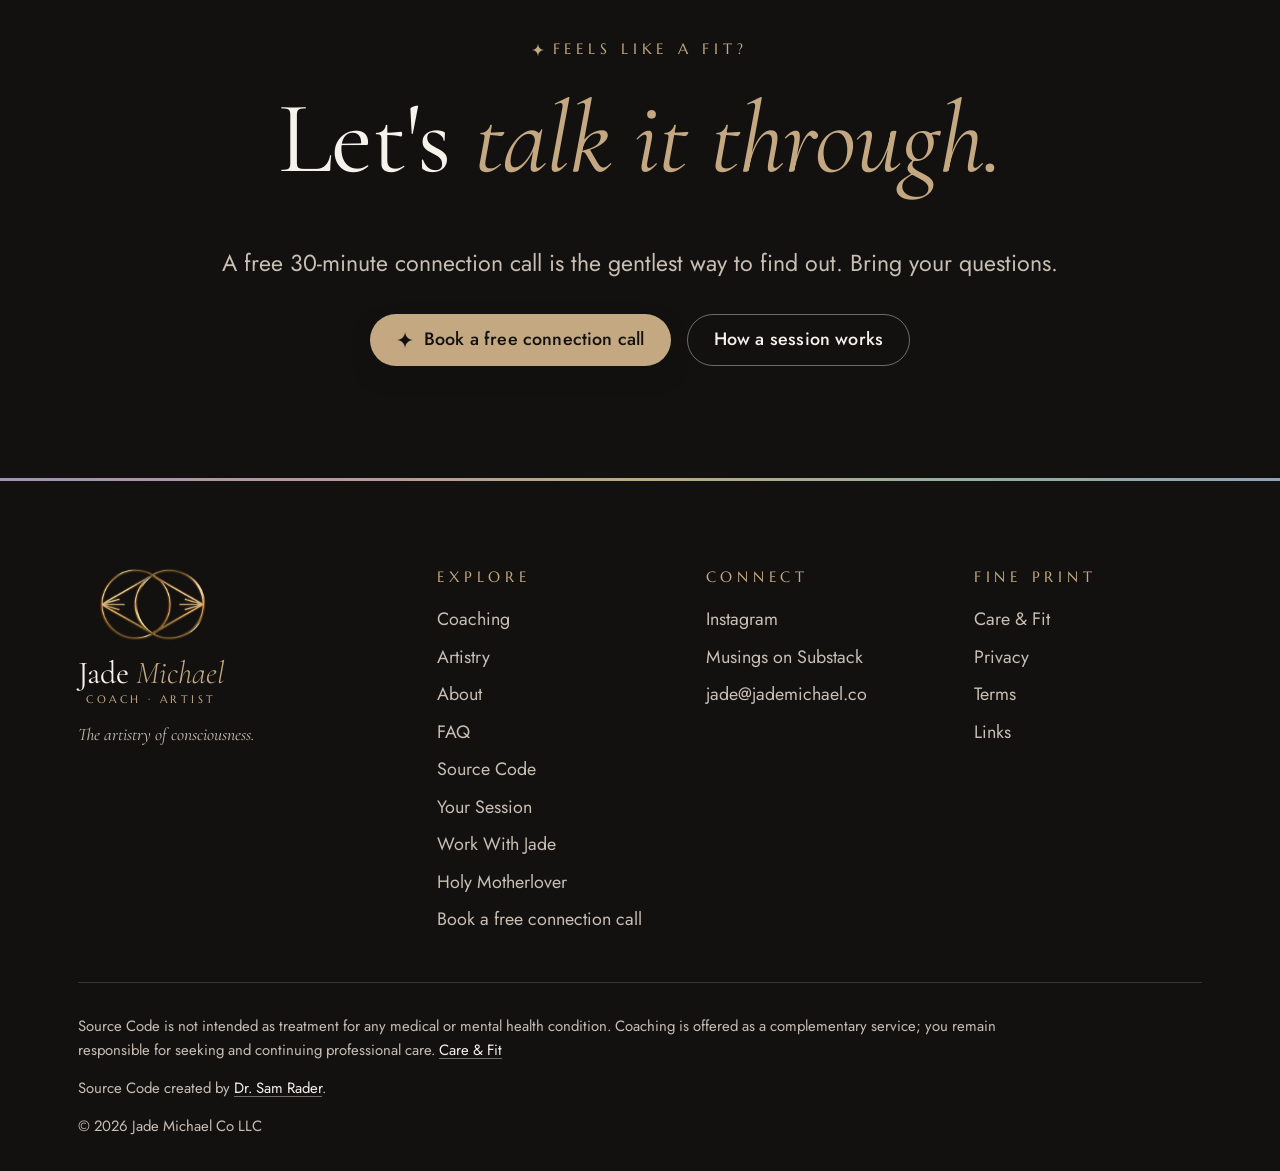
<file: site/care.html>
<!doctype html>
<html lang="en">
<head>
  <meta charset="utf-8">
  <meta name="viewport" content="width=device-width, initial-scale=1">
  <title>Care &amp; Fit · Jade Michael</title>
  <meta name="description" content="Everyone is welcome. Source Code coaching with Jade Michael sits alongside professional care, never in place of it.">
  <link rel="icon" type="image/png" sizes="32x32" href="assets/img/favicon-32.png">
  <link rel="icon" type="image/png" sizes="192x192" href="assets/img/favicon-192.png">
  <link rel="preconnect" href="https://fonts.googleapis.com">
  <link rel="preconnect" href="https://fonts.gstatic.com" crossorigin>
  <link rel="stylesheet" href="assets/css/brand.css">
  <link rel="stylesheet" href="assets/css/style.css">
  <script src="site.config.js"></script>
  <script src="assets/js/boot.js"></script>
</head>
<body>
  <a class="skip-link" href="#main">Skip to content</a>
  <header class="site-header" data-site-header></header>

  <main id="main">

    <!-- ============ PAGE HERO ============ -->
    <section class="page-hero" aria-labelledby="page-h">
      <div class="container">
        <p class="eyebrow" data-reveal>Care &amp; Fit</p>
        <h1 id="page-h" data-reveal>Everyone is welcome here. <em class="accent-i gold-moment">All of you.</em></h1>
        <p class="lede" data-reveal>This work sits alongside professional care, never in place of it. Here's how I hold that.</p>
      </div>
    </section>

    <!-- ============ FRAMING ============ -->
    <section class="section section--tight" aria-labelledby="fit-h">
      <div class="container split split--top">
        <div>
          <p class="eyebrow" data-reveal>How I hold this work</p>
          <h2 id="fit-h" data-reveal>Your whole team <em class="accent-i">gets a seat.</em></h2>
        </div>
        <div class="prose" data-reveal data-delay="1">
          <p>Whatever you're walking through, you're welcome at my table. Every background, every belief, every beautiful mess. God is love, and love doesn't check credentials at the door.</p>
          <p>Source Code is coaching. It's a complementary practice, meant to walk beside the care you already have. If you work with a doctor, a counselor, or any other professional, keep them close. Keep going. I want you supported from every direction.</p>
          <p>If something comes up on our connection call that tells me this isn't the right moment or the right fit, I'll say so with love, and point you somewhere better suited. That's not rejection, babe. That's care.</p>
        </div>
      </div>
    </section>

    <!-- ============ DISCLAIMER ============ -->
    <section class="section section--alt" aria-labelledby="disclaimer-h">
      <div class="container container--narrow">
        <div class="callout" data-reveal>
          <h3 id="disclaimer-h">Please read</h3>
          <p>Source Code is not intended as treatment for any medical or mental health condition. Coaching is offered as a complementary service; you remain responsible for seeking and continuing professional care.</p>
        </div>
        <p class="credit-line" style="margin-top: 2rem;" data-reveal>Source Code is a modality created by <a href="https://drsamrader.com" data-href="links.drSam" target="_blank" rel="noopener">Dr. Sam Rader</a>.</p>
      </div>
    </section>

    <!-- ============ FINAL CTA ============ -->
    <section class="section section--band cta-band" aria-labelledby="cta-h">
      <div class="container">
        <p class="eyebrow" data-reveal>Feels like a fit?</p>
        <h2 id="cta-h" data-reveal>Let's <em class="gold-moment">talk it through.</em></h2>
        <p class="lede" data-reveal>A free 30-minute connection call is the gentlest way to find out. Bring your questions.</p>
        <div class="btn-row" data-reveal>
          <a class="btn" href="apply.html" data-href="links.apply">
            <svg class="spark" viewBox="0 0 24 24" aria-hidden="true"><path d="M12 0C12.8 7.2 16.8 11.2 24 12 16.8 12.8 12.8 16.8 12 24 11.2 16.8 7.2 12.8 0 12 7.2 11.2 11.2 7.2 12 0Z"/></svg>
            Book a free connection call
          </a>
          <a class="btn btn--ghost" href="session.html">How a session works</a>
        </div>
      </div>
    </section>
  </main>

  <footer class="site-footer" data-site-footer></footer>
  <script src="assets/js/site.js"></script>
</body>
</html>
</file>
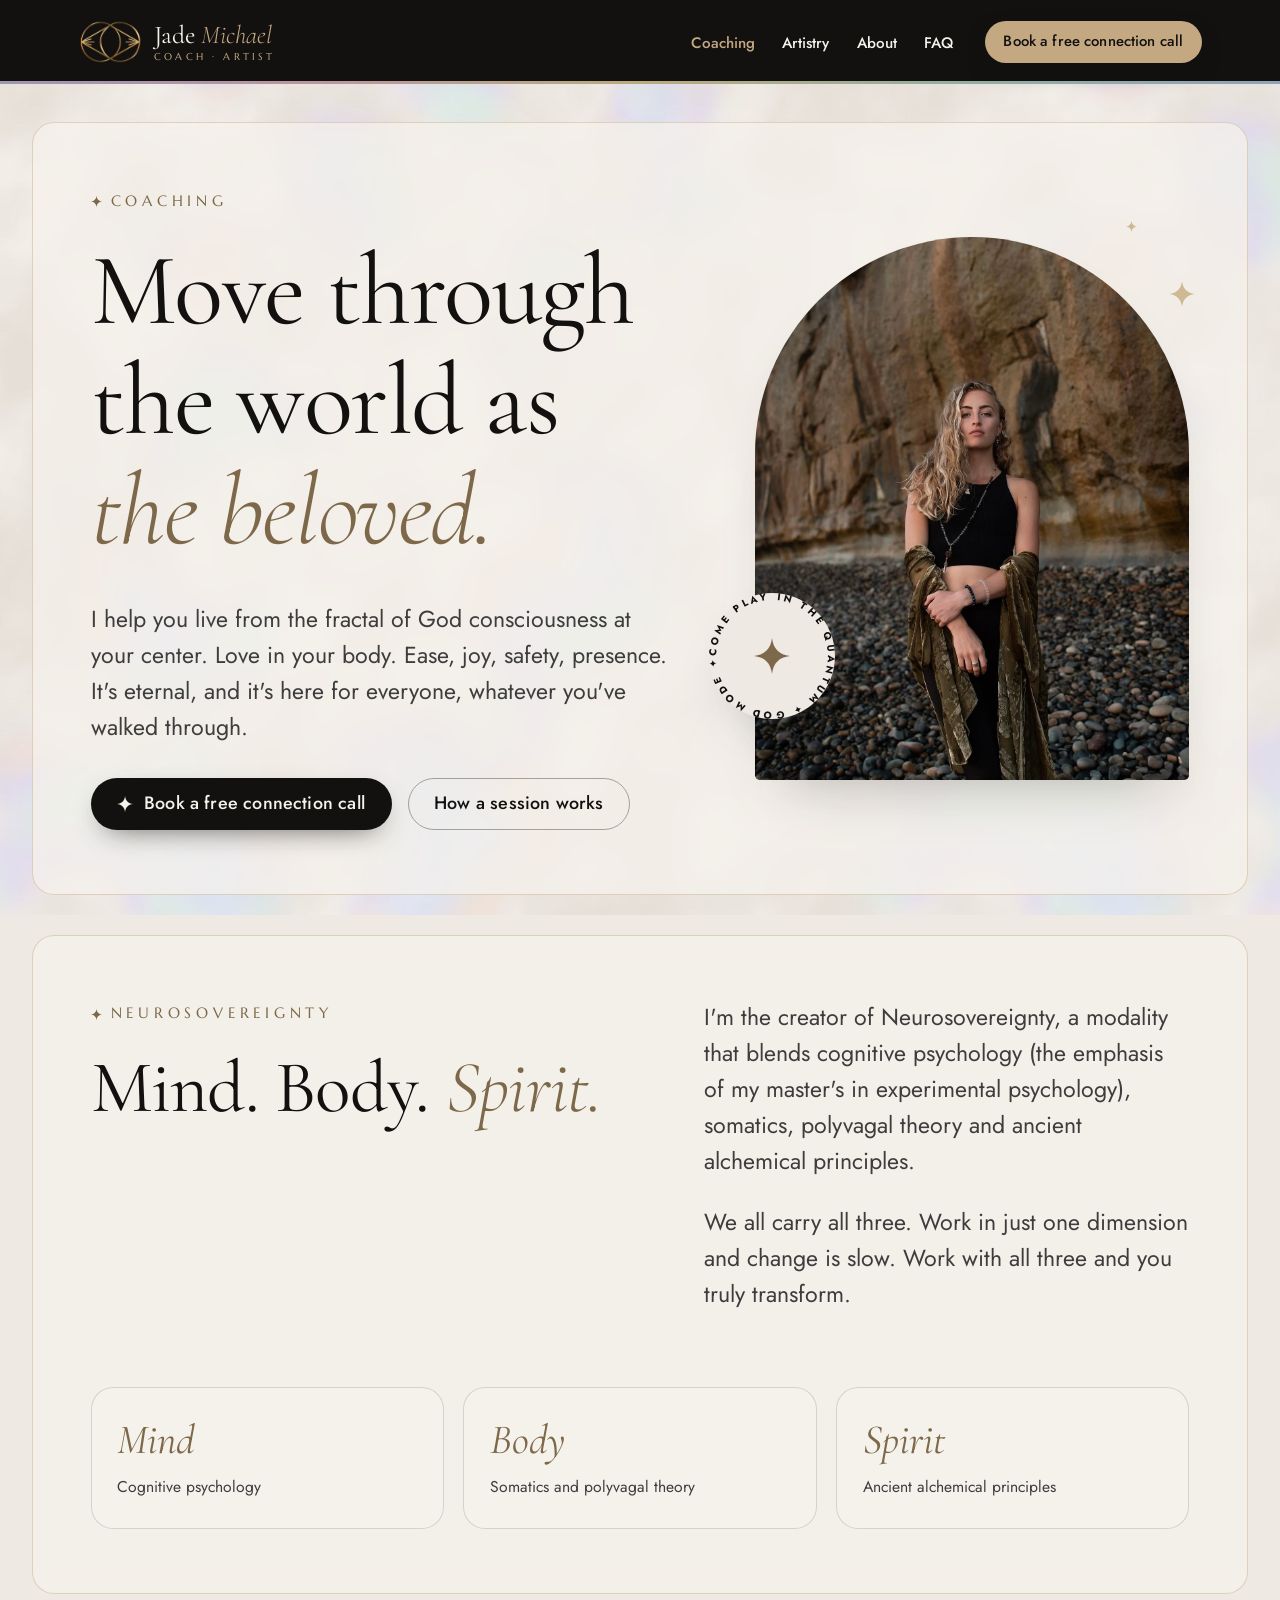
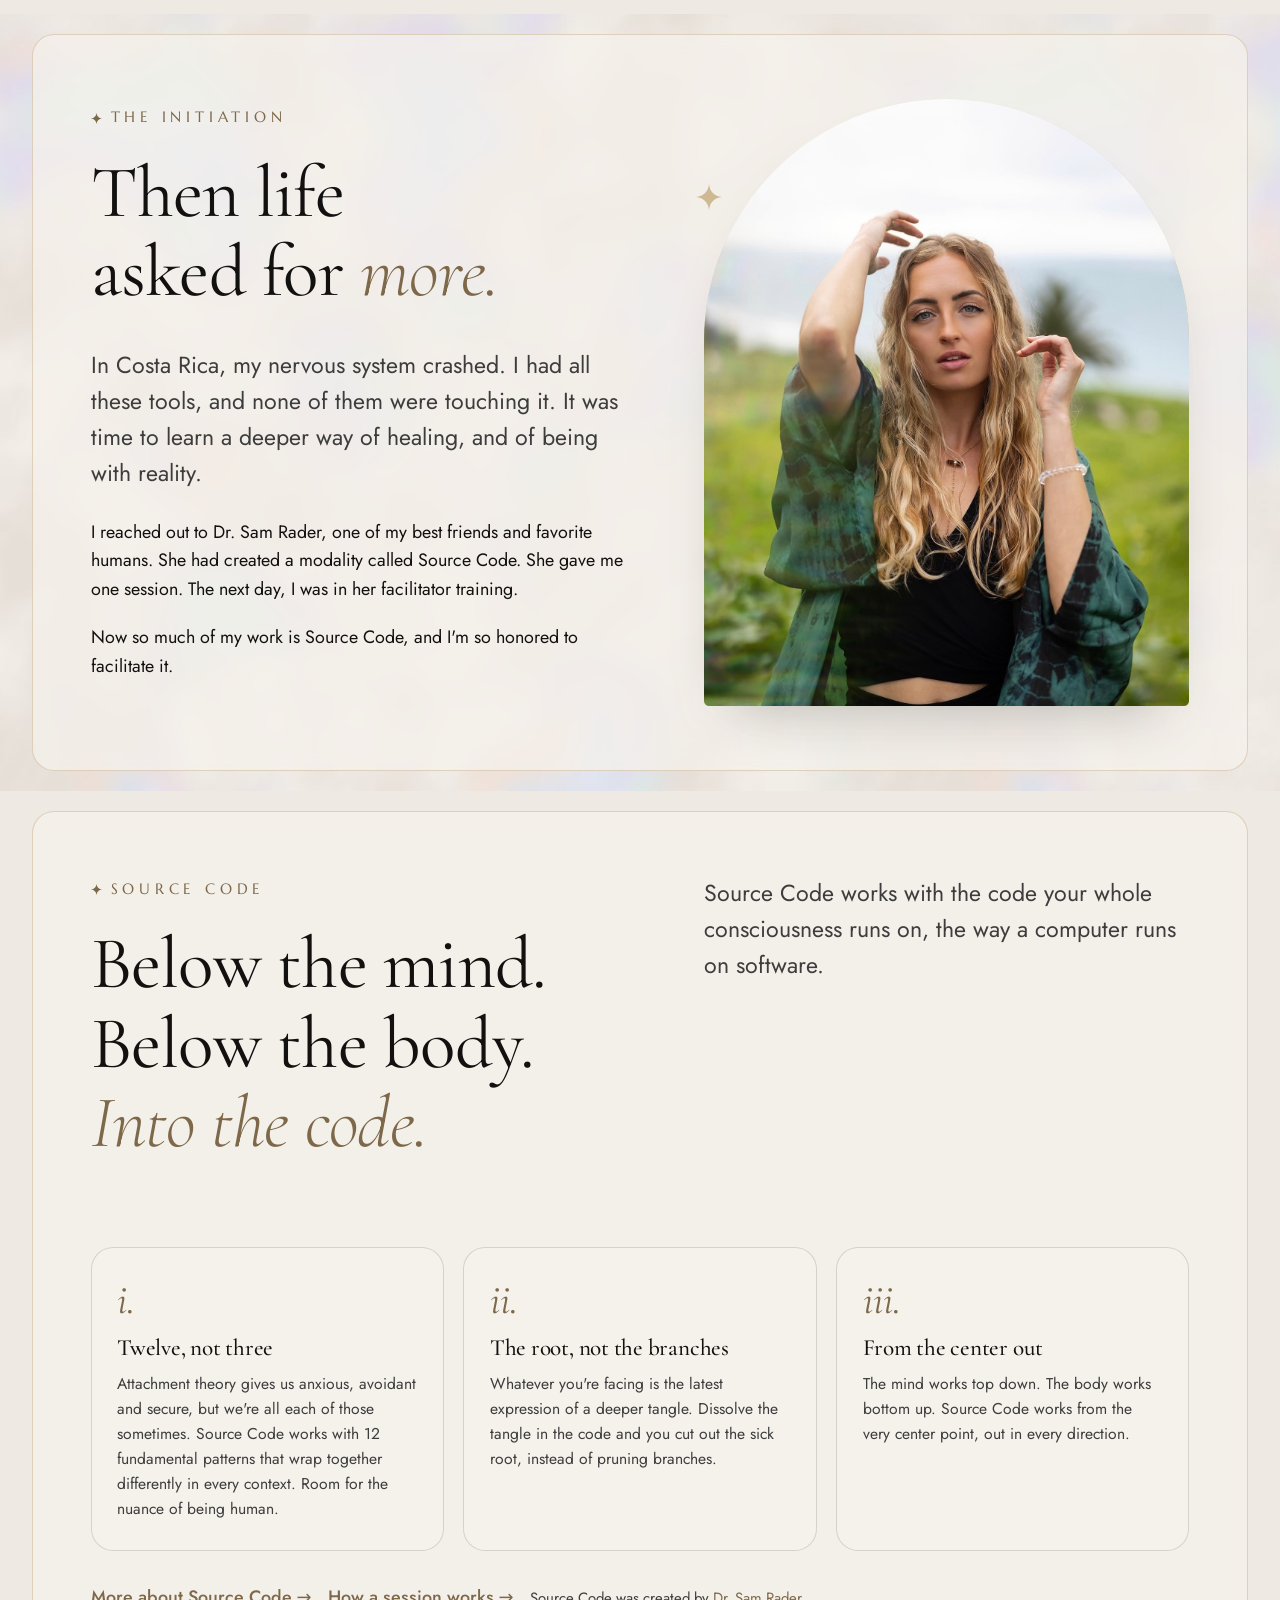
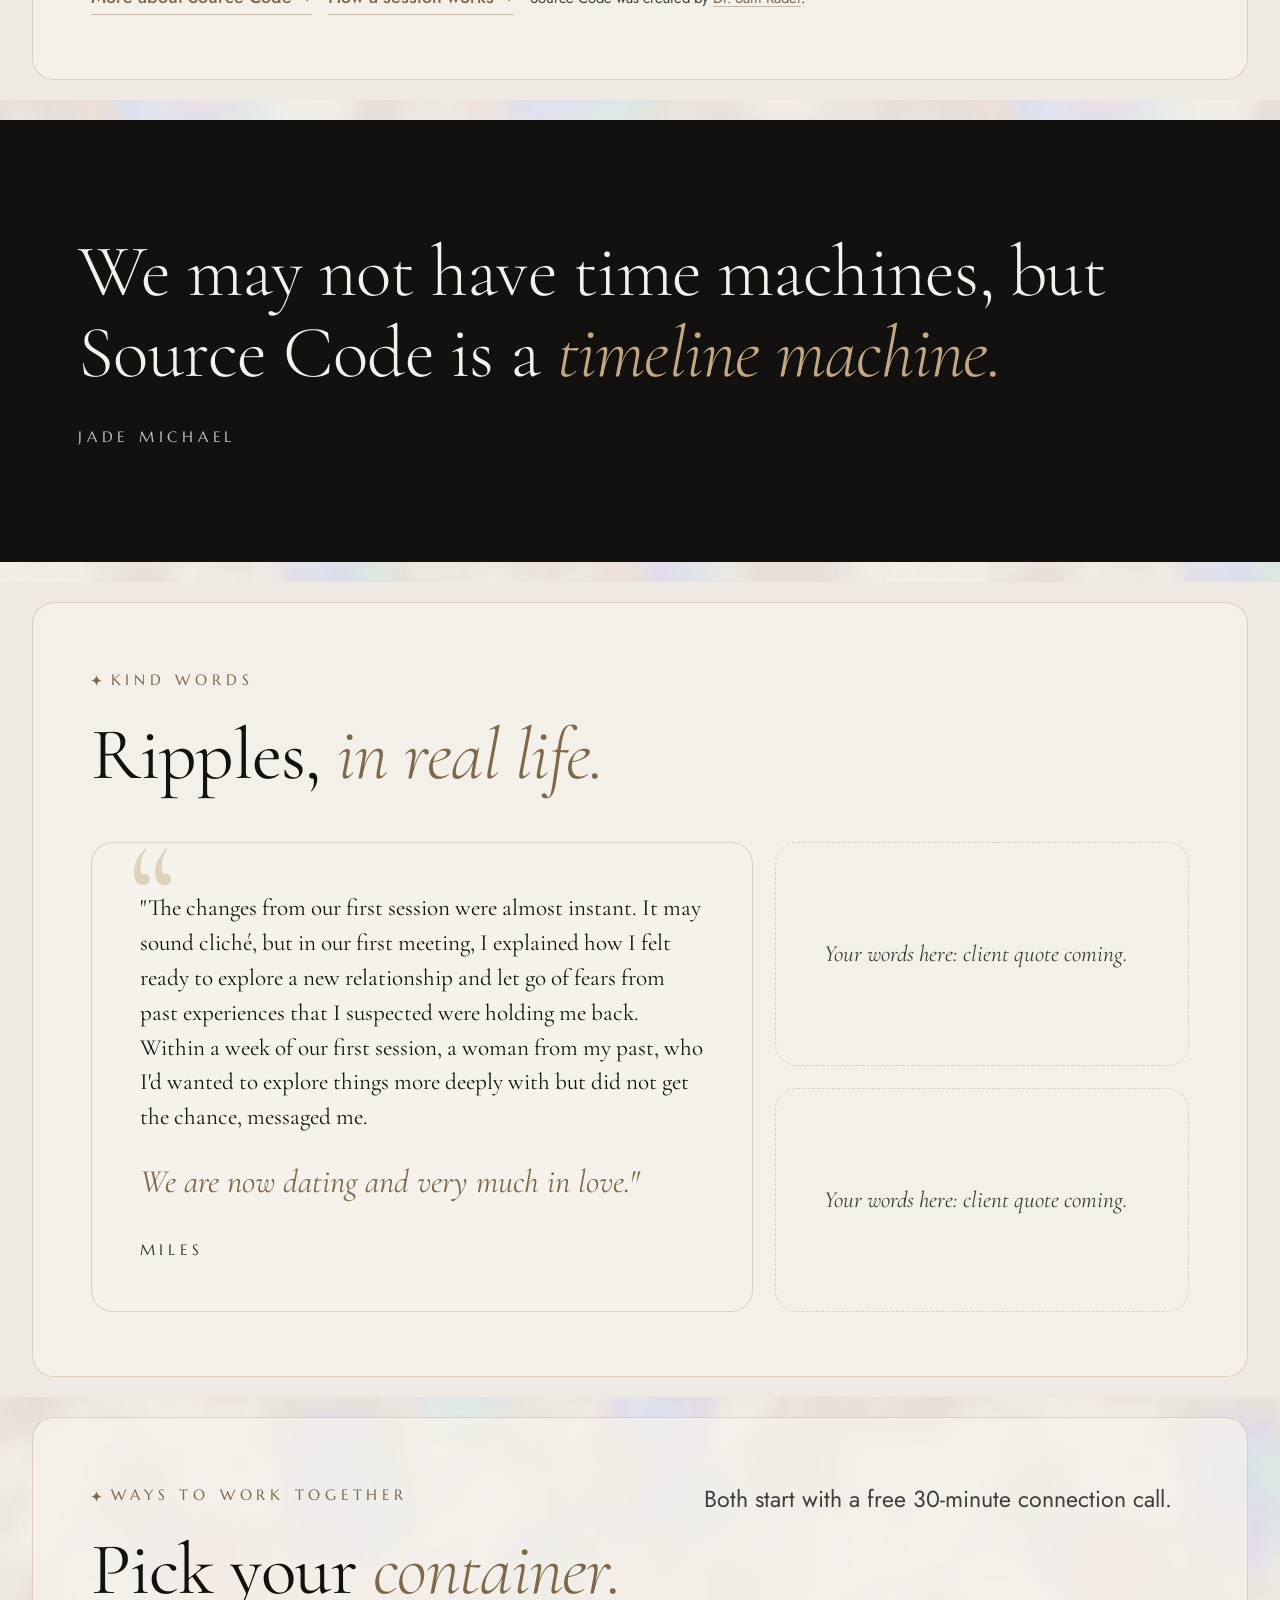
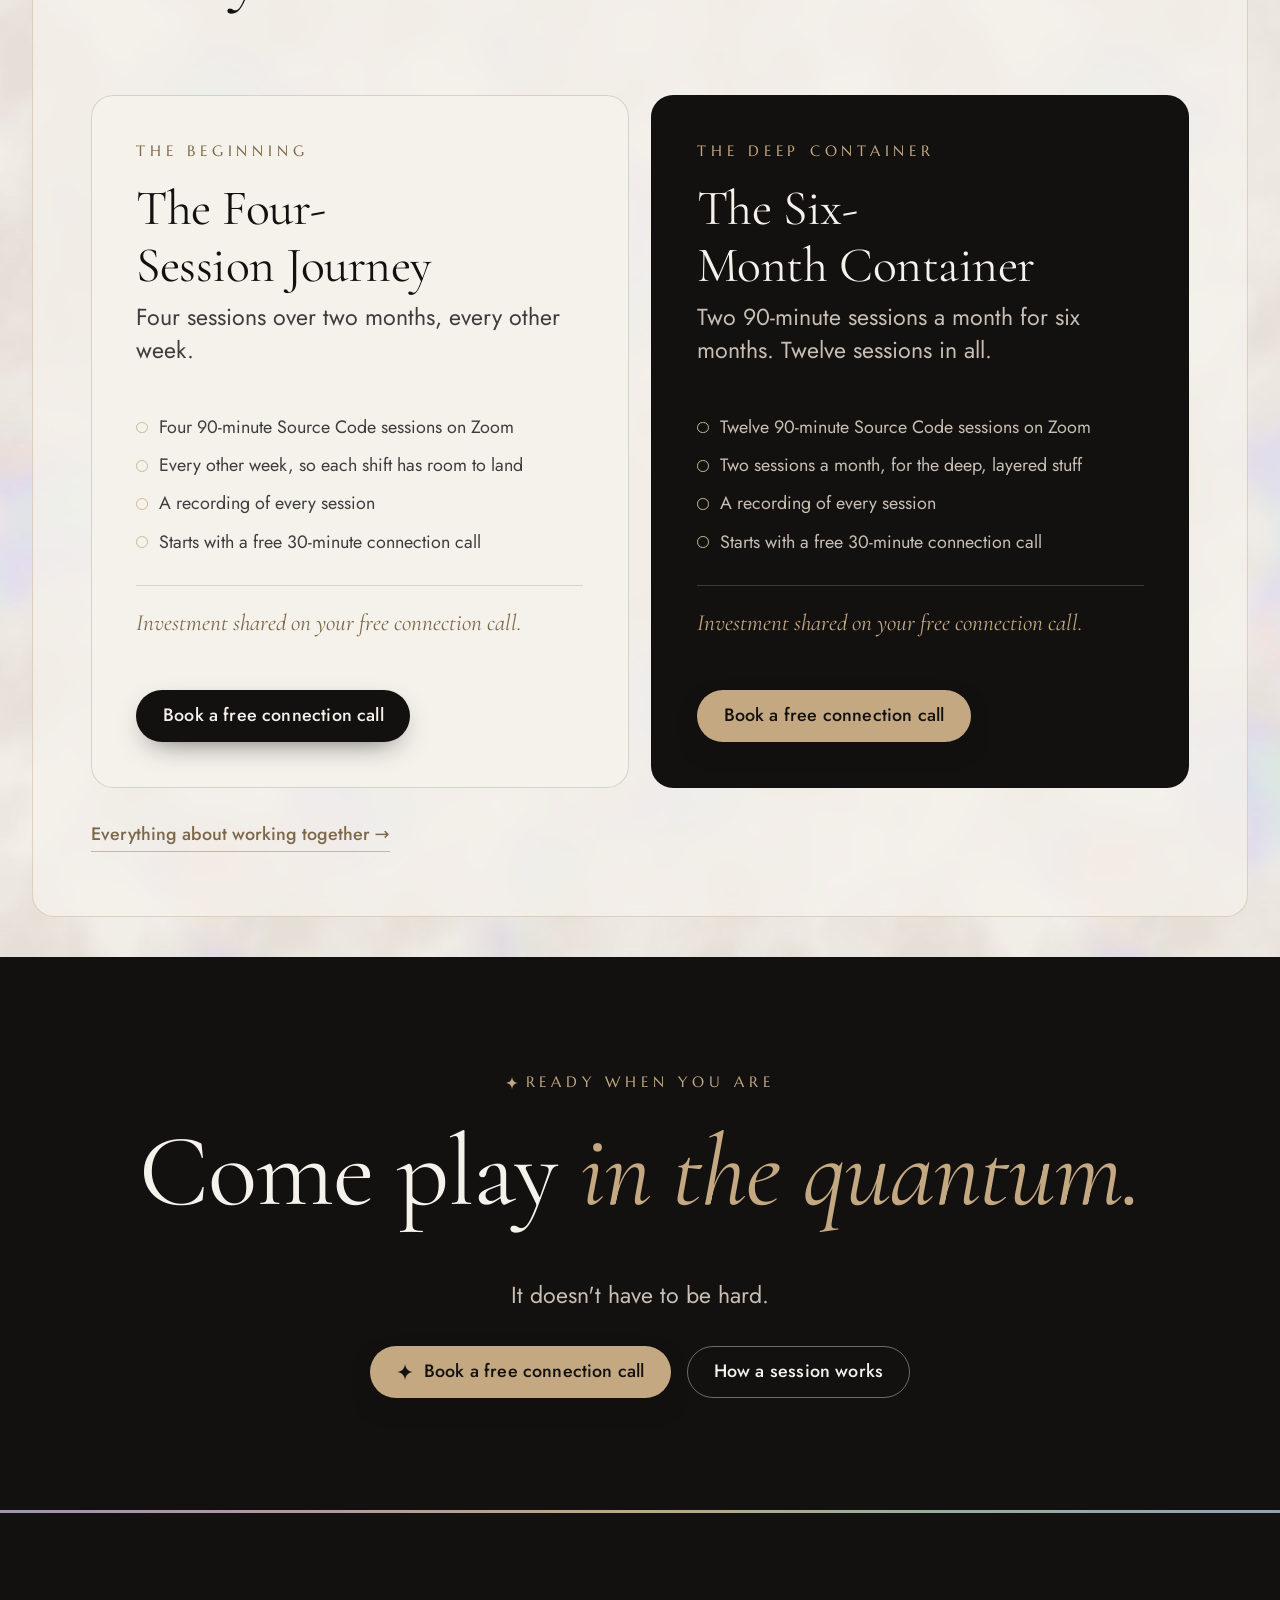
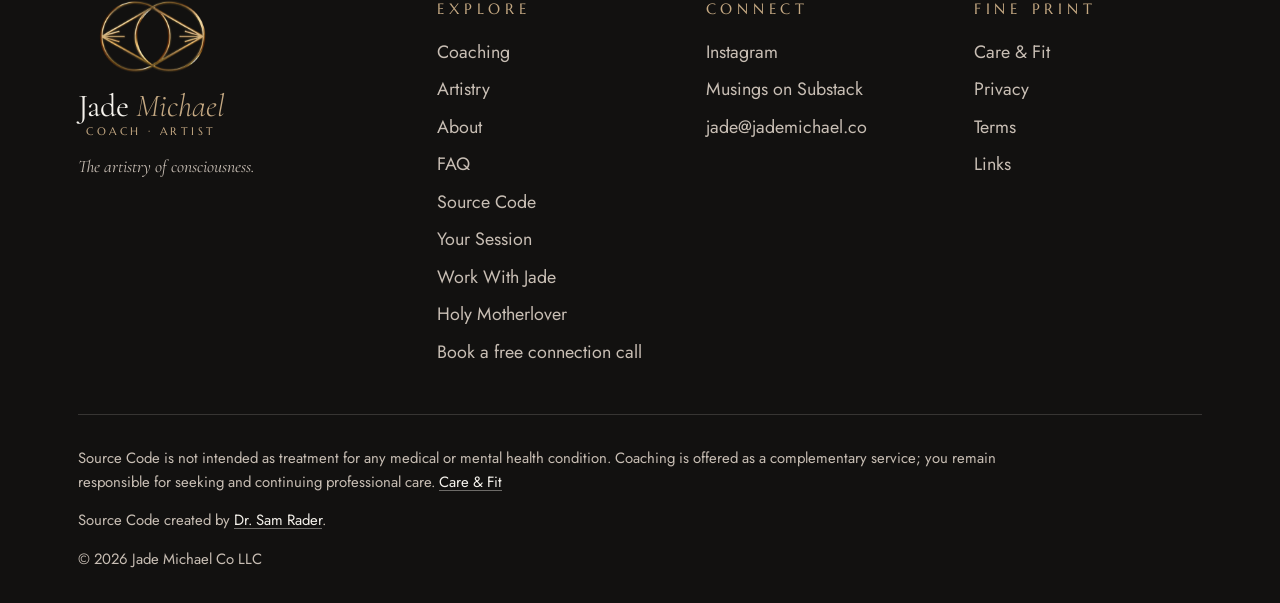
<file: site/coaching.html>
<!doctype html>
<html lang="en">
<head>
  <meta charset="utf-8">
  <meta name="viewport" content="width=device-width, initial-scale=1">
  <title>Coaching · Jade Michael</title>
  <meta name="description" content="1:1 coaching with Jade Michael: live from the love at your center. Deeply spiritual, totally tangible.">
  <link rel="icon" type="image/png" sizes="32x32" href="assets/img/favicon-32.png">
  <link rel="icon" type="image/png" sizes="192x192" href="assets/img/favicon-192.png">
  <link rel="preconnect" href="https://fonts.googleapis.com">
  <link rel="preconnect" href="https://fonts.gstatic.com" crossorigin>
  <link rel="stylesheet" href="assets/css/brand.css">
  <link rel="stylesheet" href="assets/css/style.css">
  <script src="site.config.js"></script>
  <script src="assets/js/boot.js"></script>
</head>
<body>
  <a class="skip-link" href="#main">Skip to content</a>
  <header class="site-header" data-site-header></header>

  <main id="main">

    <!-- ============ HERO: her message ============ -->
    <section class="hero" aria-labelledby="hero-h">
      <div class="container hero__grid">
        <div class="hero__copy">
          <p class="eyebrow" data-rise="1">Coaching</p>
          <h1 id="hero-h" data-rise="2">Move through the world as <em class="accent-i gold-moment">the beloved.</em></h1>
          <p class="hero__sub" data-rise="3">I help you live from the fractal of God consciousness at your center. Love in your body. Ease, joy, safety, presence. It's eternal, and it's here for everyone, whatever you've walked through.</p>
          <div class="btn-row" data-rise="4">
            <a class="btn" href="apply.html" data-href="links.apply">
              <svg class="spark" viewBox="0 0 24 24" aria-hidden="true"><path d="M12 0C12.8 7.2 16.8 11.2 24 12 16.8 12.8 12.8 16.8 12 24 11.2 16.8 7.2 12.8 0 12 7.2 11.2 11.2 7.2 12 0Z"/></svg>
              Book a free connection call
            </a>
            <a class="btn btn--ghost" href="session.html">How a session works</a>
          </div>
        </div>

        <div class="hero__media" data-rise="5">
          <figure class="frame">
            <img src="assets/photos/about-1.jpg" width="1319" height="1606" alt="Jade Michael on a pebble beach in front of a sandstone cliff, an olive velvet shawl over her arms." fetchpriority="high">
            <figcaption class="frame__ph">Photo of Jade (about-1.jpg)</figcaption>
          </figure>
          <div class="orbit" aria-hidden="true">
            <svg class="orbit__ring" viewBox="0 0 150 150">
              <defs><path id="orbit-path" d="M75,75 m-56,0 a56,56 0 1,1 112,0 a56,56 0 1,1 -112,0"/></defs>
              <text><textPath href="#orbit-path" textLength="350" lengthAdjust="spacing">Come play in the quantum &#10022; God mode &#10022;</textPath></text>
            </svg>
            <svg class="orbit__star" viewBox="0 0 24 24"><path d="M12 0C12.8 7.2 16.8 11.2 24 12 16.8 12.8 12.8 16.8 12 24 11.2 16.8 7.2 12.8 0 12 7.2 11.2 11.2 7.2 12 0Z"/></svg>
          </div>
          <svg class="sparkle sparkle--lg" style="right:-6px; top:8%;" viewBox="0 0 24 24" aria-hidden="true"><path d="M12 0C12.8 7.2 16.8 11.2 24 12 16.8 12.8 12.8 16.8 12 24 11.2 16.8 7.2 12.8 0 12 7.2 11.2 11.2 7.2 12 0Z"/></svg>
          <svg class="sparkle sparkle--sm" style="right:12%; top:-3%; animation-delay:1.6s;" viewBox="0 0 24 24" aria-hidden="true"><path d="M12 0C12.8 7.2 16.8 11.2 24 12 16.8 12.8 12.8 16.8 12 24 11.2 16.8 7.2 12.8 0 12 7.2 11.2 11.2 7.2 12 0Z"/></svg>
        </div>
      </div>
    </section>

    <!-- ============ NEUROSOVEREIGNTY ============ -->
    <section class="section section--alt" aria-labelledby="ns-h">
      <div class="container">
        <div class="split split--top">
          <div>
            <p class="eyebrow" data-reveal>Neurosovereignty</p>
            <h2 id="ns-h" data-reveal>Mind. Body. <em class="accent-i">Spirit.</em></h2>
          </div>
          <div data-reveal data-delay="1">
            <p class="lede">I'm the creator of Neurosovereignty, a modality that blends cognitive psychology (the emphasis of my master's in experimental psychology), somatics, polyvagal theory and ancient alchemical principles.</p>
            <p class="lede">We all carry all three. Work in just one dimension and change is slow. Work with all three and you truly transform.</p>
          </div>
        </div>
        <div class="beats beats--3">
          <article class="beat" data-reveal>
            <span class="beat__num">Mind</span>
            <p>Cognitive psychology</p>
          </article>
          <article class="beat" data-reveal data-delay="1">
            <span class="beat__num">Body</span>
            <p>Somatics and polyvagal theory</p>
          </article>
          <article class="beat" data-reveal data-delay="2">
            <span class="beat__num">Spirit</span>
            <p>Ancient alchemical principles</p>
          </article>
        </div>
      </div>
    </section>

    <!-- ============ THE INITIATION (Costa Rica) ============ -->
    <section class="section" aria-labelledby="init-h">
      <div class="container split split--flip">
        <div class="frame-wrap" data-reveal>
          <figure class="frame">
            <img src="assets/photos/kimono.jpg" width="1320" height="1627" loading="lazy" alt="Jade Michael in a green silk kimono, hands lifted, on a green clifftop above the sea.">
            <figcaption class="frame__ph">Photo of Jade (kimono.jpg)</figcaption>
          </figure>
          <svg class="sparkle sparkle--lg" style="left:-8px; top:14%;" viewBox="0 0 24 24" aria-hidden="true"><path d="M12 0C12.8 7.2 16.8 11.2 24 12 16.8 12.8 12.8 16.8 12 24 11.2 16.8 7.2 12.8 0 12 7.2 11.2 11.2 7.2 12 0Z"/></svg>
        </div>
        <div>
          <p class="eyebrow" data-reveal>The initiation</p>
          <h2 id="init-h" data-reveal>Then life asked for <em class="accent-i">more.</em></h2>
          <div data-reveal>
            <p class="lede">In Costa Rica, my nervous system crashed. I had all these tools, and none of them were touching it. It was time to learn a deeper way of healing, and of being with reality.</p>
            <p>I reached out to Dr. Sam Rader, one of my best friends and favorite humans. She had created a modality called Source Code. She gave me one session. The next day, I was in her facilitator training.</p>
            <p>Now so much of my work is Source Code, and I'm so honored to facilitate it.</p>
          </div>
        </div>
      </div>
    </section>

    <!-- ============ SOURCE CODE ============ -->
    <section class="section section--alt" aria-labelledby="sc-h">
      <div class="container">
        <div class="split split--top">
          <div>
            <p class="eyebrow" data-reveal>Source Code</p>
            <h2 id="sc-h" data-reveal>Below the mind. Below the body. <em class="accent-i">Into the code.</em></h2>
          </div>
          <p class="lede" data-reveal data-delay="1">Source Code works with the code your whole consciousness runs on, the way a computer runs on software.</p>
        </div>
        <div class="beats beats--3">
          <article class="beat" data-reveal>
            <span class="beat__num">i.</span>
            <h3>Twelve, not three</h3>
            <p>Attachment theory gives us anxious, avoidant and secure, but we're all each of those sometimes. Source Code works with 12 fundamental patterns that wrap together differently in every context. Room for the nuance of being human.</p>
          </article>
          <article class="beat" data-reveal data-delay="1">
            <span class="beat__num">ii.</span>
            <h3>The root, not the branches</h3>
            <p>Whatever you're facing is the latest expression of a deeper tangle. Dissolve the tangle in the code and you cut out the sick root, instead of pruning branches.</p>
          </article>
          <article class="beat" data-reveal data-delay="2">
            <span class="beat__num">iii.</span>
            <h3>From the center out</h3>
            <p>The mind works top down. The body works bottom up. Source Code works from the very center point, out in every direction.</p>
          </article>
        </div>
        <div class="btn-row" data-reveal>
          <a class="text-link" href="source-code.html">More about Source Code</a>
          <a class="text-link" href="session.html">How a session works</a>
          <span class="credit-line">Source Code was created by <a href="https://drsamrader.com" data-href="links.drSam" target="_blank" rel="noopener">Dr. Sam Rader</a>.</span>
        </div>
      </div>
    </section>

    <!-- ============ PULL QUOTE ============ -->
    <section class="section section--band quote-band" aria-label="A word from Jade">
      <div class="container">
        <blockquote data-reveal>
          <p>We may not have time machines, but Source Code is a <em class="gold-moment">timeline machine.</em></p>
          <cite>Jade Michael</cite>
        </blockquote>
      </div>
    </section>

    <!-- ============ TESTIMONIALS ============ -->
    <section class="section section--alt" aria-labelledby="proof-h">
      <div class="container">
        <p class="eyebrow" data-reveal>Kind words</p>
        <h2 id="proof-h" data-reveal>Ripples, <em class="accent-i">in real life.</em></h2>
        <div class="testimonials">
          <!-- confirm consent with Miles -->
          <figure class="testimonial testimonial--feature" data-reveal>
            <blockquote>
              <p>"The changes from our first session were almost instant. It may sound cliché, but in our first meeting, I explained how I felt ready to explore a new relationship and let go of fears from past experiences that I suspected were holding me back. Within a week of our first session, a woman from my past, who I'd wanted to explore things more deeply with but did not get the chance, messaged me.</p>
              <p>We are now dating and very much in love."</p>
            </blockquote>
            <figcaption>Miles</figcaption>
          </figure>
          <figure class="testimonial testimonial--placeholder" data-reveal data-delay="1">
            <p>Your words here: client quote coming.</p>
          </figure>
          <figure class="testimonial testimonial--placeholder" data-reveal data-delay="2">
            <p>Your words here: client quote coming.</p>
          </figure>
        </div>
      </div>
    </section>

    <!-- ============ WAYS TO WORK TOGETHER ============ -->
    <section class="section" aria-labelledby="work-h">
      <div class="container">
        <div class="split split--top">
          <div>
            <p class="eyebrow" data-reveal>Ways to work together</p>
            <h2 id="work-h" data-reveal>Pick your <em class="accent-i">container.</em></h2>
          </div>
          <p class="lede" data-reveal data-delay="1">Both start with a free 30-minute connection call.</p>
        </div>
        <div class="offers" data-offers></div>
        <div class="btn-row" data-reveal>
          <a class="text-link" href="work-with-jade.html">Everything about working together</a>
        </div>
      </div>
    </section>

    <!-- ============ FINAL CTA ============ -->
    <section class="section section--band cta-band" aria-labelledby="cta-h">
      <div class="container">
        <p class="eyebrow" data-reveal>Ready when you are</p>
        <h2 id="cta-h" data-reveal>Come play <em class="gold-moment">in the quantum.</em></h2>
        <p class="lede" data-reveal>It doesn't have to be hard.</p>
        <div class="btn-row" data-reveal>
          <a class="btn" href="apply.html" data-href="links.apply">
            <svg class="spark" viewBox="0 0 24 24" aria-hidden="true"><path d="M12 0C12.8 7.2 16.8 11.2 24 12 16.8 12.8 12.8 16.8 12 24 11.2 16.8 7.2 12.8 0 12 7.2 11.2 11.2 7.2 12 0Z"/></svg>
            Book a free connection call
          </a>
          <a class="btn btn--ghost" href="session.html">How a session works</a>
        </div>
      </div>
    </section>
  </main>

  <footer class="site-footer" data-site-footer></footer>
  <script src="assets/js/site.js"></script>
</body>
</html>
</file>
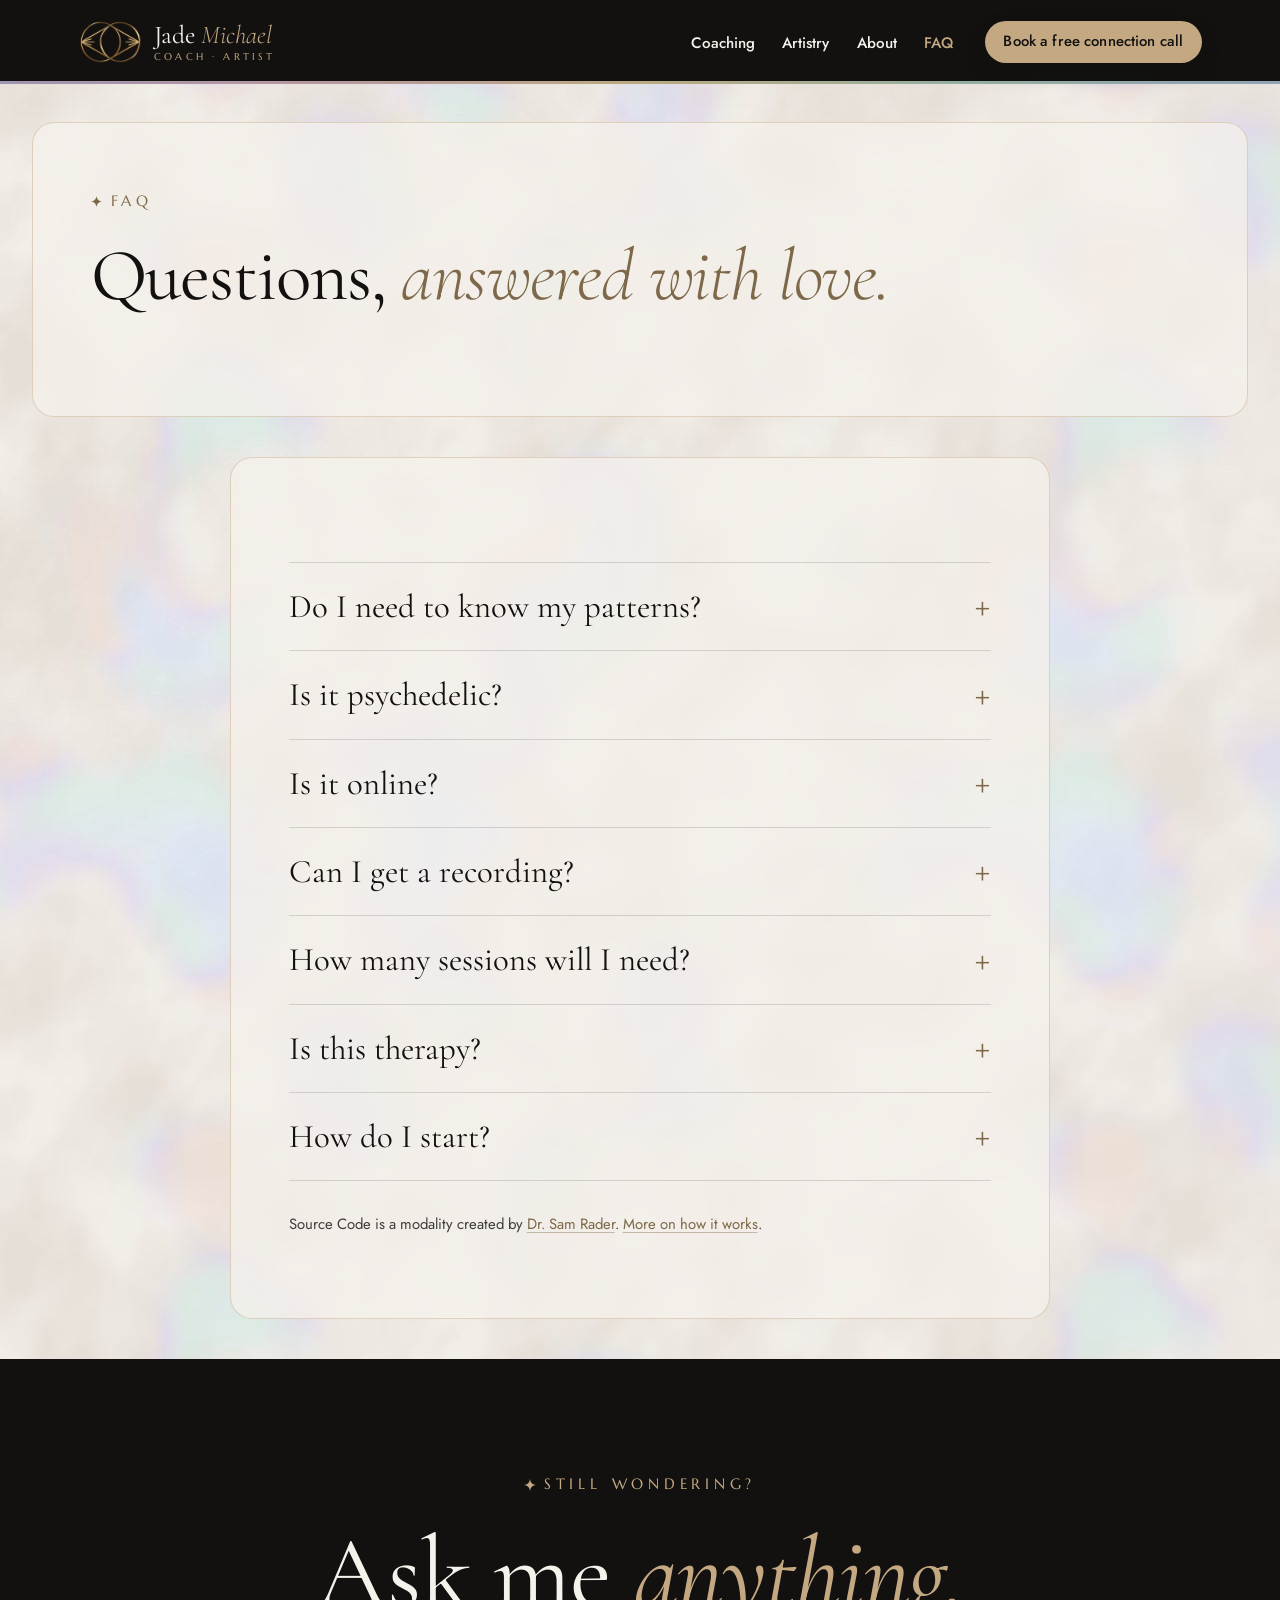
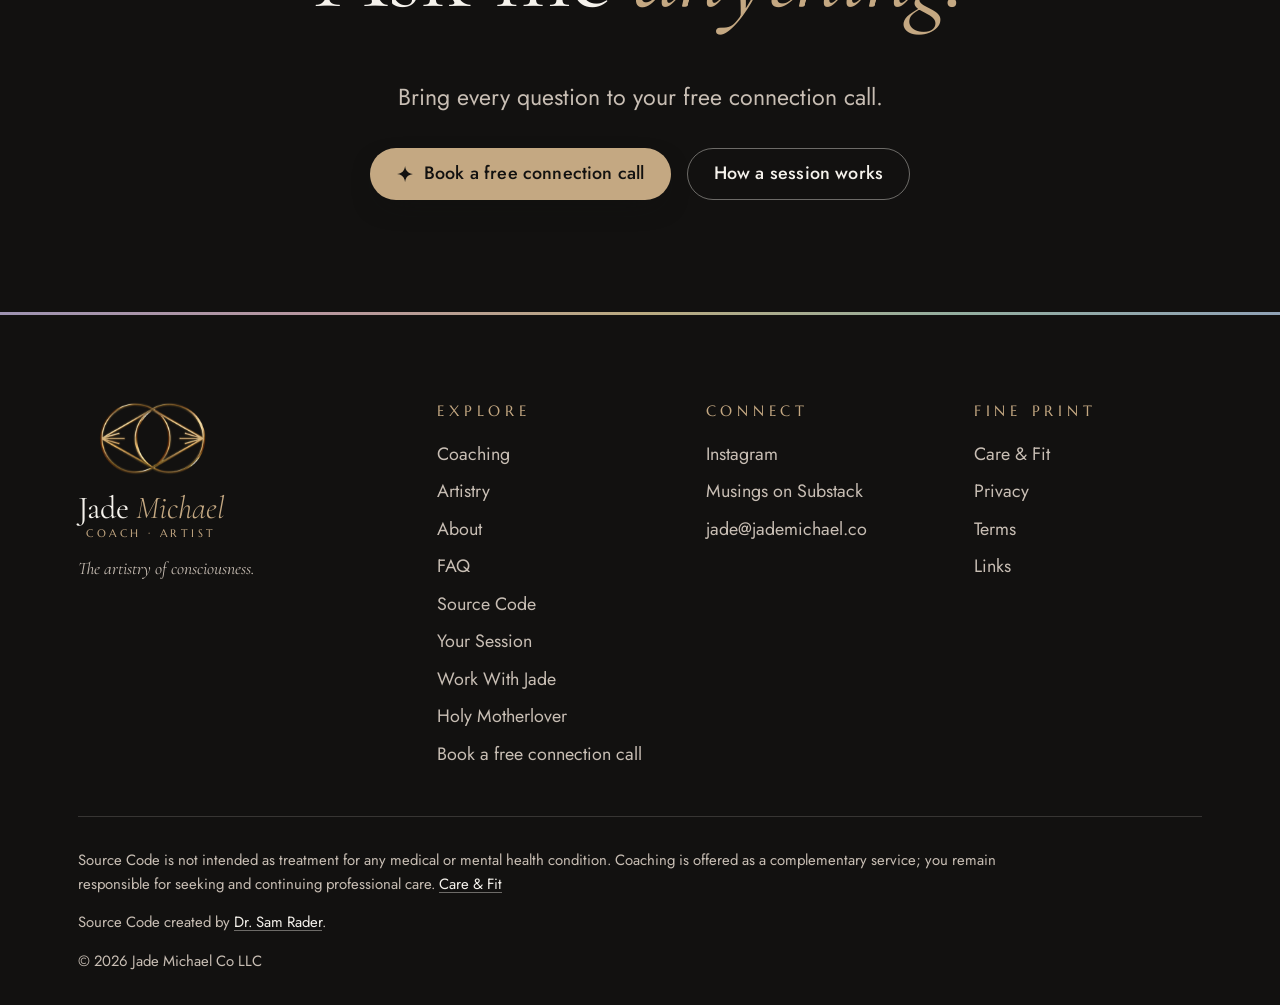
<file: site/faq.html>
<!doctype html>
<html lang="en">
<head>
  <meta charset="utf-8">
  <meta name="viewport" content="width=device-width, initial-scale=1">
  <title>FAQ · Jade Michael</title>
  <meta name="description" content="Questions about 1:1 Source Code sessions with Jade Michael: what to bring, what it feels like, recordings, and how to start.">
  <link rel="icon" type="image/png" sizes="32x32" href="assets/img/favicon-32.png">
  <link rel="icon" type="image/png" sizes="192x192" href="assets/img/favicon-192.png">
  <link rel="preconnect" href="https://fonts.googleapis.com">
  <link rel="preconnect" href="https://fonts.gstatic.com" crossorigin>
  <link rel="stylesheet" href="assets/css/brand.css">
  <link rel="stylesheet" href="assets/css/style.css">
  <script src="site.config.js"></script>
  <script src="assets/js/boot.js"></script>
</head>
<body>
  <a class="skip-link" href="#main">Skip to content</a>
  <header class="site-header" data-site-header></header>

  <main id="main">

    <!-- ============ PAGE HERO ============ -->
    <section class="page-hero" aria-labelledby="page-h">
      <div class="container">
        <p class="eyebrow" data-reveal>FAQ</p>
        <h1 id="page-h" data-reveal>Questions, <em class="accent-i gold-moment">answered with love.</em></h1>
      </div>
    </section>

    <!-- ============ QUESTIONS ============ -->
    <section class="section section--tight" aria-label="Frequently asked questions">
      <div class="container container--narrow">
        <div class="faq" data-reveal>
          <details>
            <summary>Do I need to know my patterns?</summary>
            <div class="faq__a">
              <p>Nope. You bring one story, told straight, and I read the code underneath it.</p>
            </div>
          </details>
          <details>
            <summary>Is it psychedelic?</summary>
            <div class="faq__a">
              <p>No substances. Zero. "Psychedelic" describes the space we drop into: liminal, groovy, dreamlike.</p>
            </div>
          </details>
          <details>
            <summary>Is it online?</summary>
            <div class="faq__a">
              <p>Yes. Ninety minutes on Zoom, from wherever you feel safest.</p>
            </div>
          </details>
          <details>
            <summary>Can I get a recording?</summary>
            <div class="faq__a">
              <p>Yes. Your recording is yours to keep.</p>
            </div>
          </details>
          <details>
            <summary>How many sessions will I need?</summary>
            <div class="faq__a">
              <p>It depends. A tangle can clear in one session or take a few. We'll find what fits on your free connection call. See <a href="work-with-jade.html">Work With Jade</a>.</p>
            </div>
          </details>
          <details>
            <summary>Is this therapy?</summary>
            <div class="faq__a">
              <p>No. This is coaching, offered alongside professional care, never in place of it. See <a href="care.html">Care &amp; Fit</a>.</p>
            </div>
          </details>
          <details>
            <summary>How do I start?</summary>
            <div class="faq__a">
              <p>Apply for a free connection call, then grab a time. <a href="apply.html" data-href="links.apply">Start here</a>.</p>
            </div>
          </details>
        </div>
        <p class="credit-line" style="margin-top: 2rem;" data-reveal>Source Code is a modality created by <a href="https://drsamrader.com" data-href="links.drSam" target="_blank" rel="noopener">Dr. Sam Rader</a>. <a href="source-code.html">More on how it works</a>.</p>
      </div>
    </section>

    <!-- ============ FINAL CTA ============ -->
    <section class="section section--band cta-band" aria-labelledby="cta-h">
      <div class="container">
        <p class="eyebrow" data-reveal>Still wondering?</p>
        <h2 id="cta-h" data-reveal>Ask me <em class="gold-moment">anything.</em></h2>
        <p class="lede" data-reveal>Bring every question to your free connection call.</p>
        <div class="btn-row" data-reveal>
          <a class="btn" href="apply.html" data-href="links.apply">
            <svg class="spark" viewBox="0 0 24 24" aria-hidden="true"><path d="M12 0C12.8 7.2 16.8 11.2 24 12 16.8 12.8 12.8 16.8 12 24 11.2 16.8 7.2 12.8 0 12 7.2 11.2 11.2 7.2 12 0Z"/></svg>
            Book a free connection call
          </a>
          <a class="btn btn--ghost" href="session.html">How a session works</a>
        </div>
      </div>
    </section>
  </main>

  <footer class="site-footer" data-site-footer></footer>
  <script src="assets/js/site.js"></script>
</body>
</html>
</file>
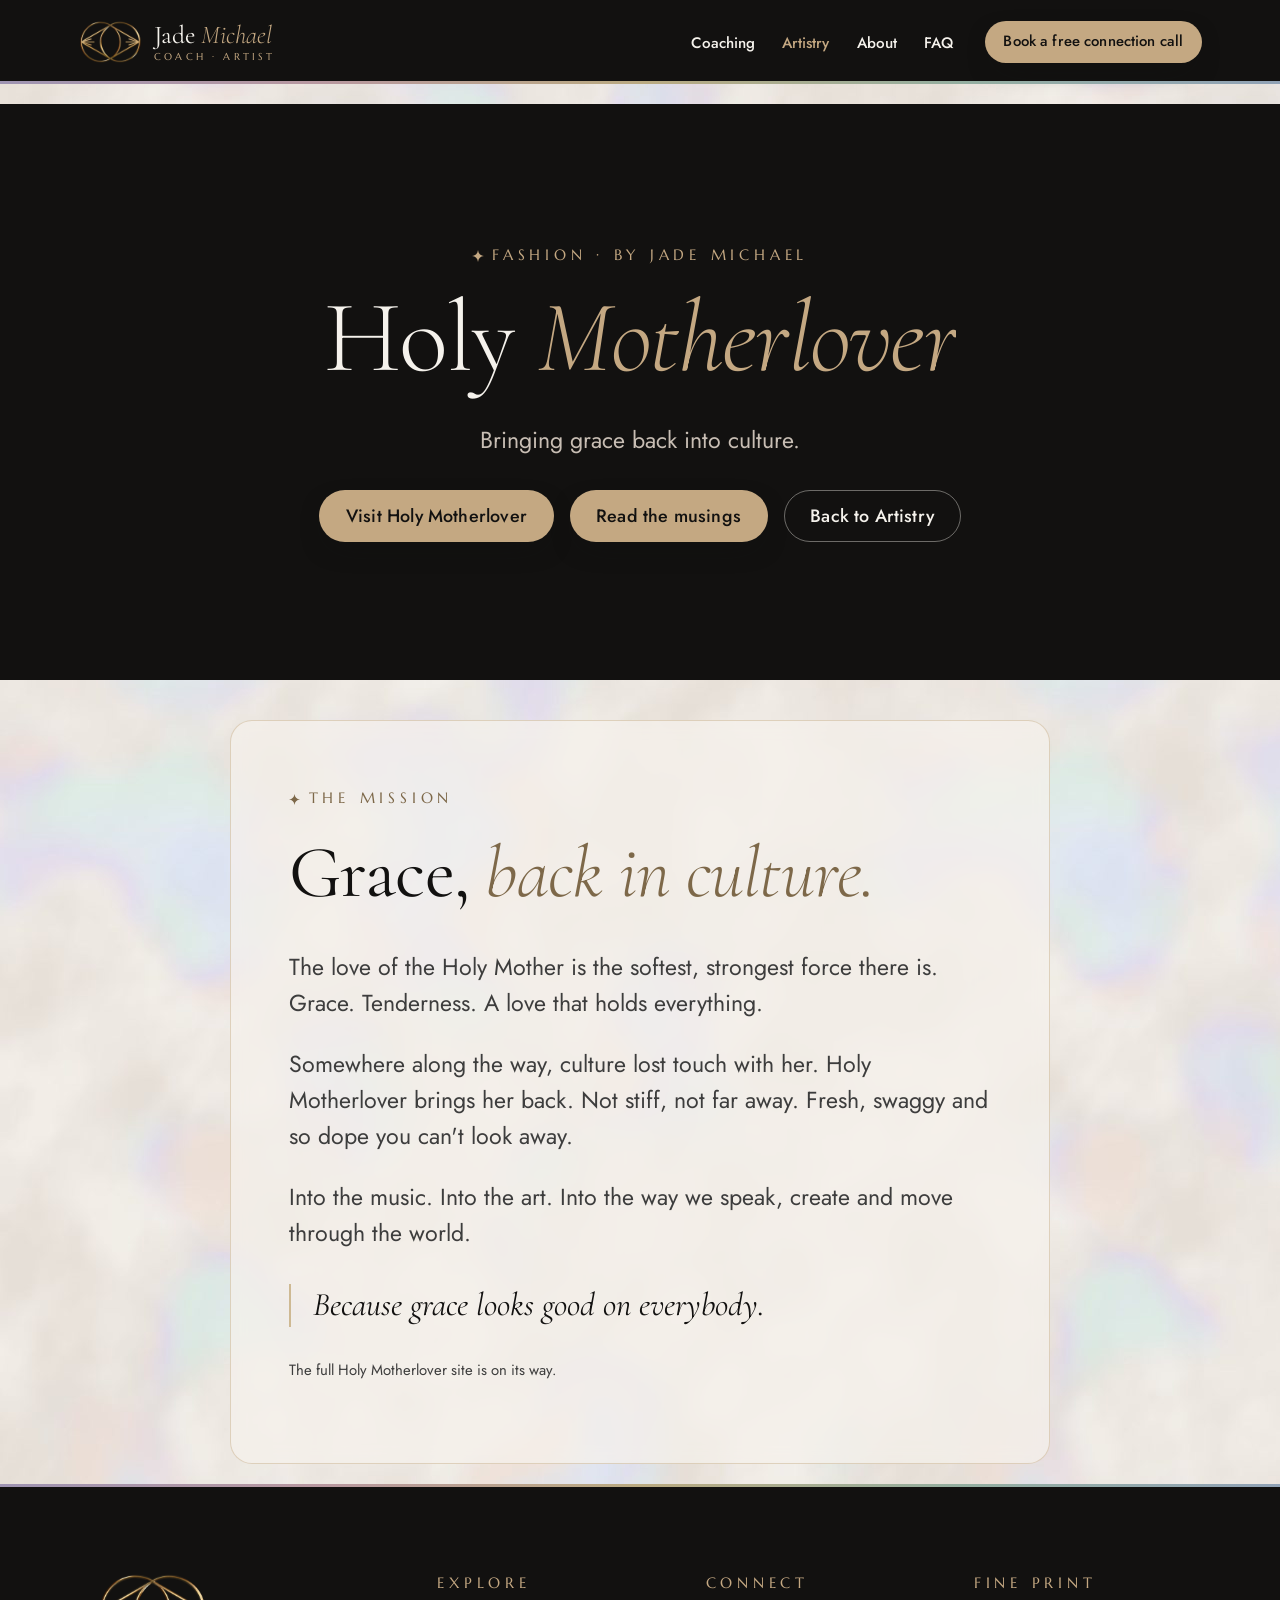
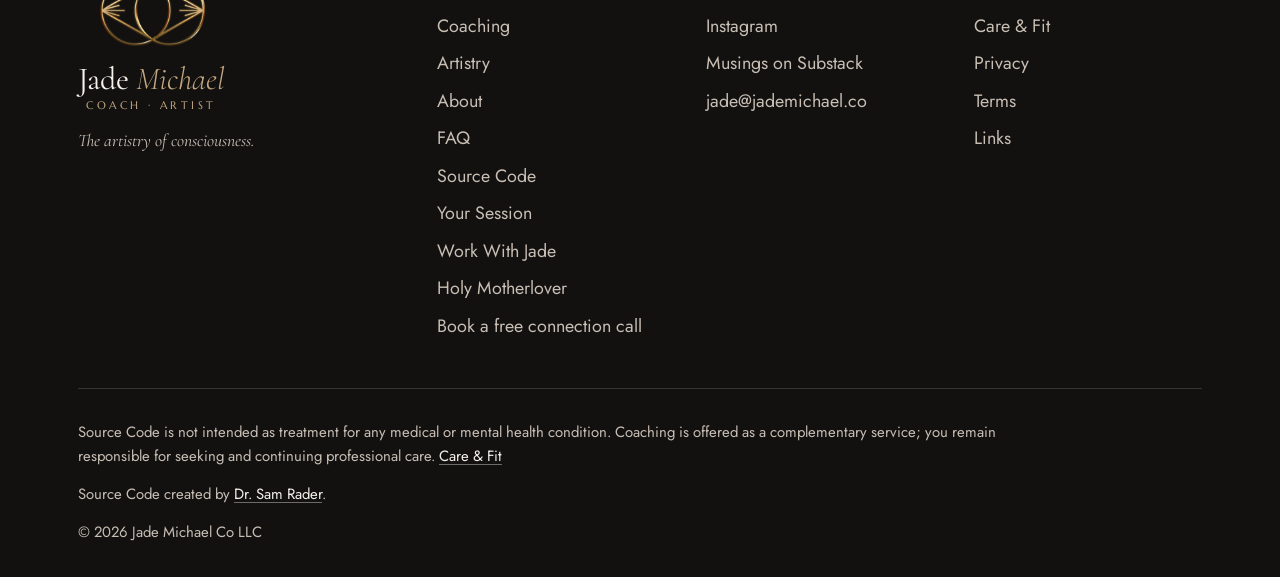
<file: site/holy-mother-lover.html>
<!doctype html>
<html lang="en">
<head>
  <meta charset="utf-8">
  <meta name="viewport" content="width=device-width, initial-scale=1">
  <meta name="robots" content="noindex, nofollow">
  <title>Holy Motherlover · Jade Michael</title>
  <meta name="description" content="Holy Motherlover: a cultural home by Jade Michael. Its own site is on the way.">
  <link rel="icon" type="image/png" sizes="32x32" href="assets/img/favicon-32.png">
  <link rel="icon" type="image/png" sizes="192x192" href="assets/img/favicon-192.png">
  <link rel="preconnect" href="https://fonts.googleapis.com">
  <link rel="preconnect" href="https://fonts.gstatic.com" crossorigin>
  <link rel="stylesheet" href="assets/css/brand.css">
  <link rel="stylesheet" href="assets/css/style.css">
  <script src="site.config.js"></script>
  <script src="assets/js/boot.js"></script>
</head>
<body>
  <a class="skip-link" href="#main">Skip to content</a>
  <header class="site-header" data-site-header></header>

  <main id="main">
    <!-- PLACEHOLDER: Jade's own words for Holy Motherlover go here.
         When the Holy Motherlover site exists, put its address in site.config.js (links.hmlSite)
         and the "Visit" button appears on its own. -->
    <section class="section section--band cta-band" style="min-height: 64svh; display: grid; align-items: center;" aria-labelledby="hml-h">
      <div class="container">
        <p class="eyebrow" data-reveal>Fashion · by Jade Michael</p>
        <h1 id="hml-h" class="hml-word" data-reveal>Holy <em class="gold-moment">Motherlover</em></h1>
        <p class="lede" data-reveal>Bringing grace back into culture.</p>
        <div class="btn-row" data-reveal>
          <a class="btn" href="#" data-href="links.hmlSite" data-optional hidden target="_blank" rel="noopener">Visit Holy Motherlover</a>
          <a class="btn" href="#" data-href="links.substack" target="_blank" rel="noopener">Read the musings</a>
          <a class="btn btn--ghost" href="artistry.html">Back to Artistry</a>
        </div>
      </div>
    </section>

    <!-- DRAFT: mission statement written in Jade's voice from her notes (10.23.26). Jade to edit. -->
    <section class="section" aria-labelledby="mission-h">
      <div class="container container--narrow">
        <p class="eyebrow" data-reveal>The mission</p>
        <h2 id="mission-h" data-reveal>Grace, <em class="accent-i gold-moment">back in culture.</em></h2>
        <div class="prose" data-reveal>
          <p class="lede">The love of the Holy Mother is the softest, strongest force there is. Grace. Tenderness. A love that holds everything.</p>
          <p class="lede">Somewhere along the way, culture lost touch with her. Holy Motherlover brings her back. Not stiff, not far away. Fresh, swaggy and so dope you can't look away.</p>
          <p class="lede">Into the music. Into the art. Into the way we speak, create and move through the world.</p>
        </div>
        <blockquote class="pull" data-reveal>Because grace looks good on everybody.</blockquote>
        <p class="small" data-reveal>The full Holy Motherlover site is on its way.</p>
      </div>
    </section>
  </main>

  <footer class="site-footer" data-site-footer></footer>
  <script src="assets/js/site.js"></script>
</body>
</html>
</file>
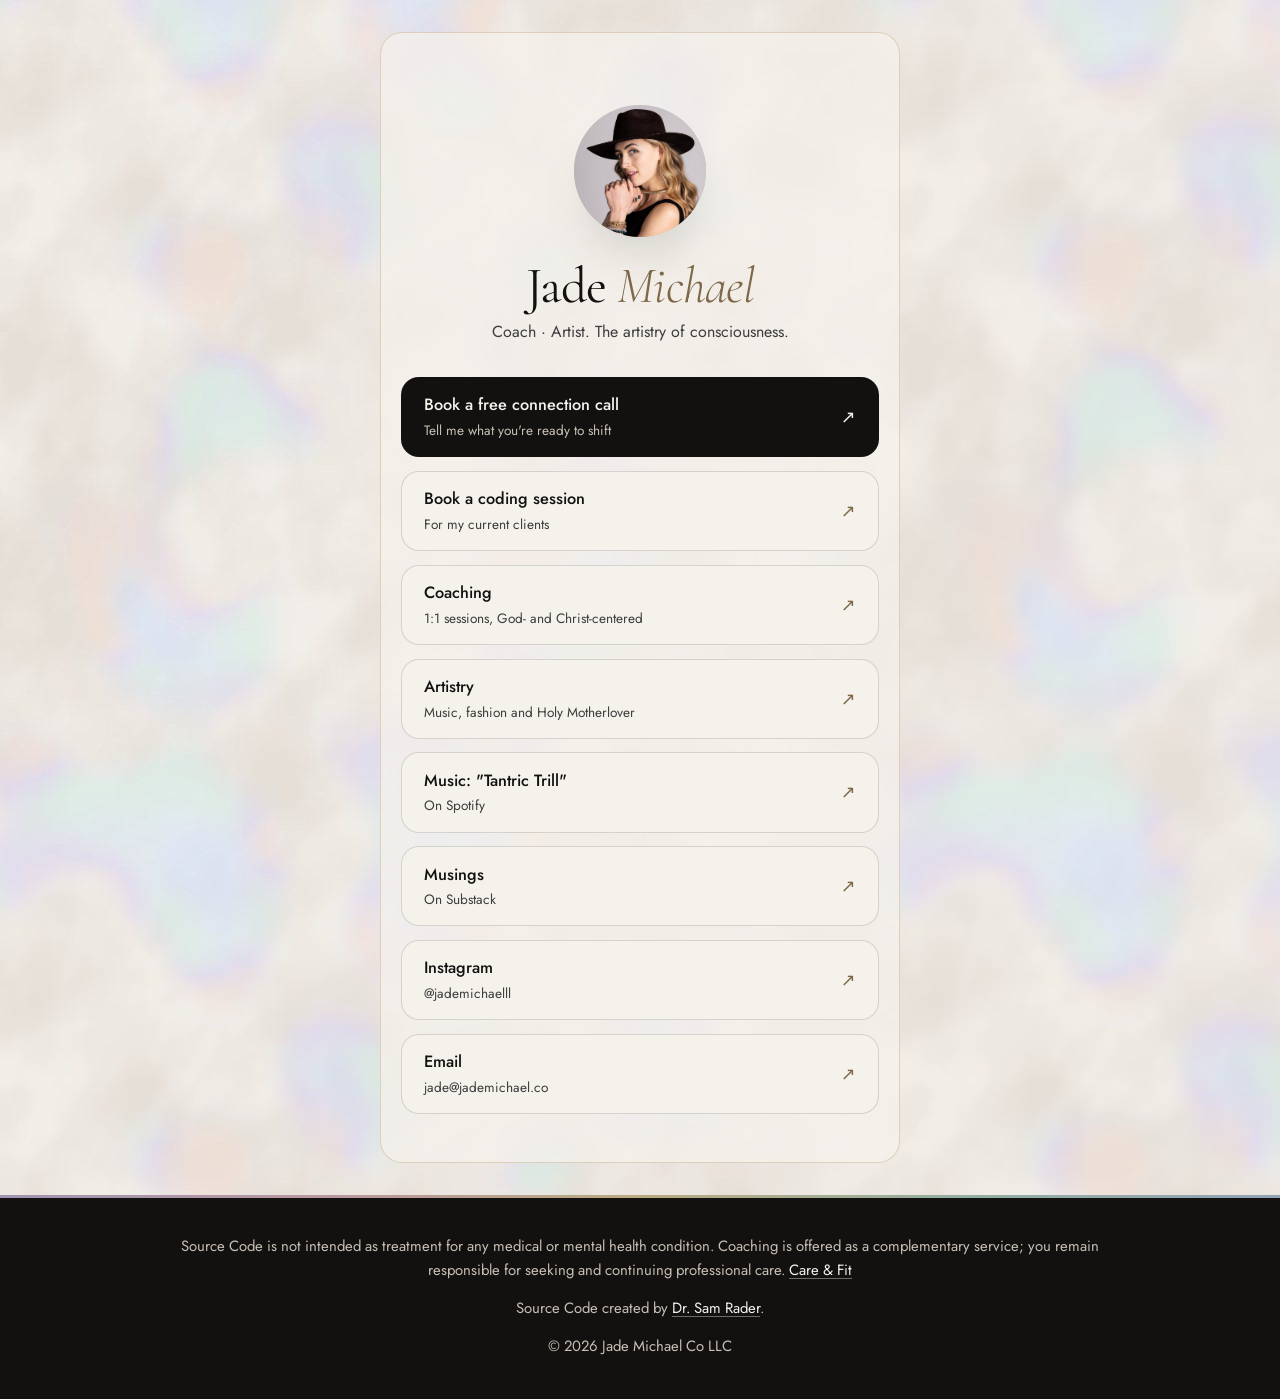
<file: site/links.html>
<!doctype html>
<html lang="en">
<head>
  <meta charset="utf-8">
  <meta name="viewport" content="width=device-width, initial-scale=1">
  <title>Jade Michael · Links</title>
  <meta name="description" content="Book a free connection call or a Source Code session, plus music, drip and musings from Jade Michael.">
  <link rel="icon" type="image/png" sizes="32x32" href="assets/img/favicon-32.png">
  <link rel="icon" type="image/png" sizes="192x192" href="assets/img/favicon-192.png">
  <link rel="preconnect" href="https://fonts.googleapis.com">
  <link rel="preconnect" href="https://fonts.gstatic.com" crossorigin>
  <link rel="stylesheet" href="assets/css/brand.css">
  <link rel="stylesheet" href="assets/css/style.css">
  <script src="site.config.js"></script>
  <script src="assets/js/boot.js"></script>
</head>
<body class="links-page">
  <a class="skip-link" href="#main">Skip to content</a>

  <main id="main" class="links-wrap">
    <figure class="frame frame--round links-avatar">
      <img src="assets/photos/about-2.jpg" width="1320" height="1299" style="object-position: 52% 30%;" alt="Jade Michael in a black wide-brim hat and gold choker, smiling over her shoulder.">
      <figcaption class="frame__ph sr-only">Photo of Jade (about-2.jpg)</figcaption>
    </figure>
    <h1>Jade <em class="accent-i">Michael</em></h1>
    <p class="links-bio">Coach · Artist. The artistry of consciousness.</p>

    <ul class="links-list">
      <li><a class="link-btn link-btn--primary" href="#" data-href="links.intakeFormShort" target="_blank" rel="noopener"><span>Book a free connection call<small>Tell me what you're ready to shift</small></span></a></li>
      <li><a class="link-btn" href="#" data-href="links.bookSession" target="_blank" rel="noopener"><span>Book a coding session<small>For my current clients</small></span></a></li>
      <li><a class="link-btn" href="coaching.html"><span>Coaching<small>1:1 sessions, God- and Christ-centered</small></span></a></li>
      <li><a class="link-btn" href="artistry.html"><span>Artistry<small>Music, fashion and Holy Motherlover</small></span></a></li>
      <li><a class="link-btn" href="#" data-href="links.music" target="_blank" rel="noopener"><span>Music: "Tantric Trill"<small>On Spotify</small></span></a></li>
      <li><a class="link-btn" href="#" data-href="links.substack" target="_blank" rel="noopener"><span>Musings<small>On Substack</small></span></a></li>
      <li><a class="link-btn" href="#" data-href="links.instagram" target="_blank" rel="noopener"><span>Instagram<small>@jademichaelll</small></span></a></li>
      <li><a class="link-btn" href="#" data-email><span>Email<small data-text="email"></small></span></a></li>
    </ul>
  </main>

  <footer class="site-footer" data-site-footer data-variant="mini"></footer>
  <script src="assets/js/site.js"></script>
</body>
</html>
</file>
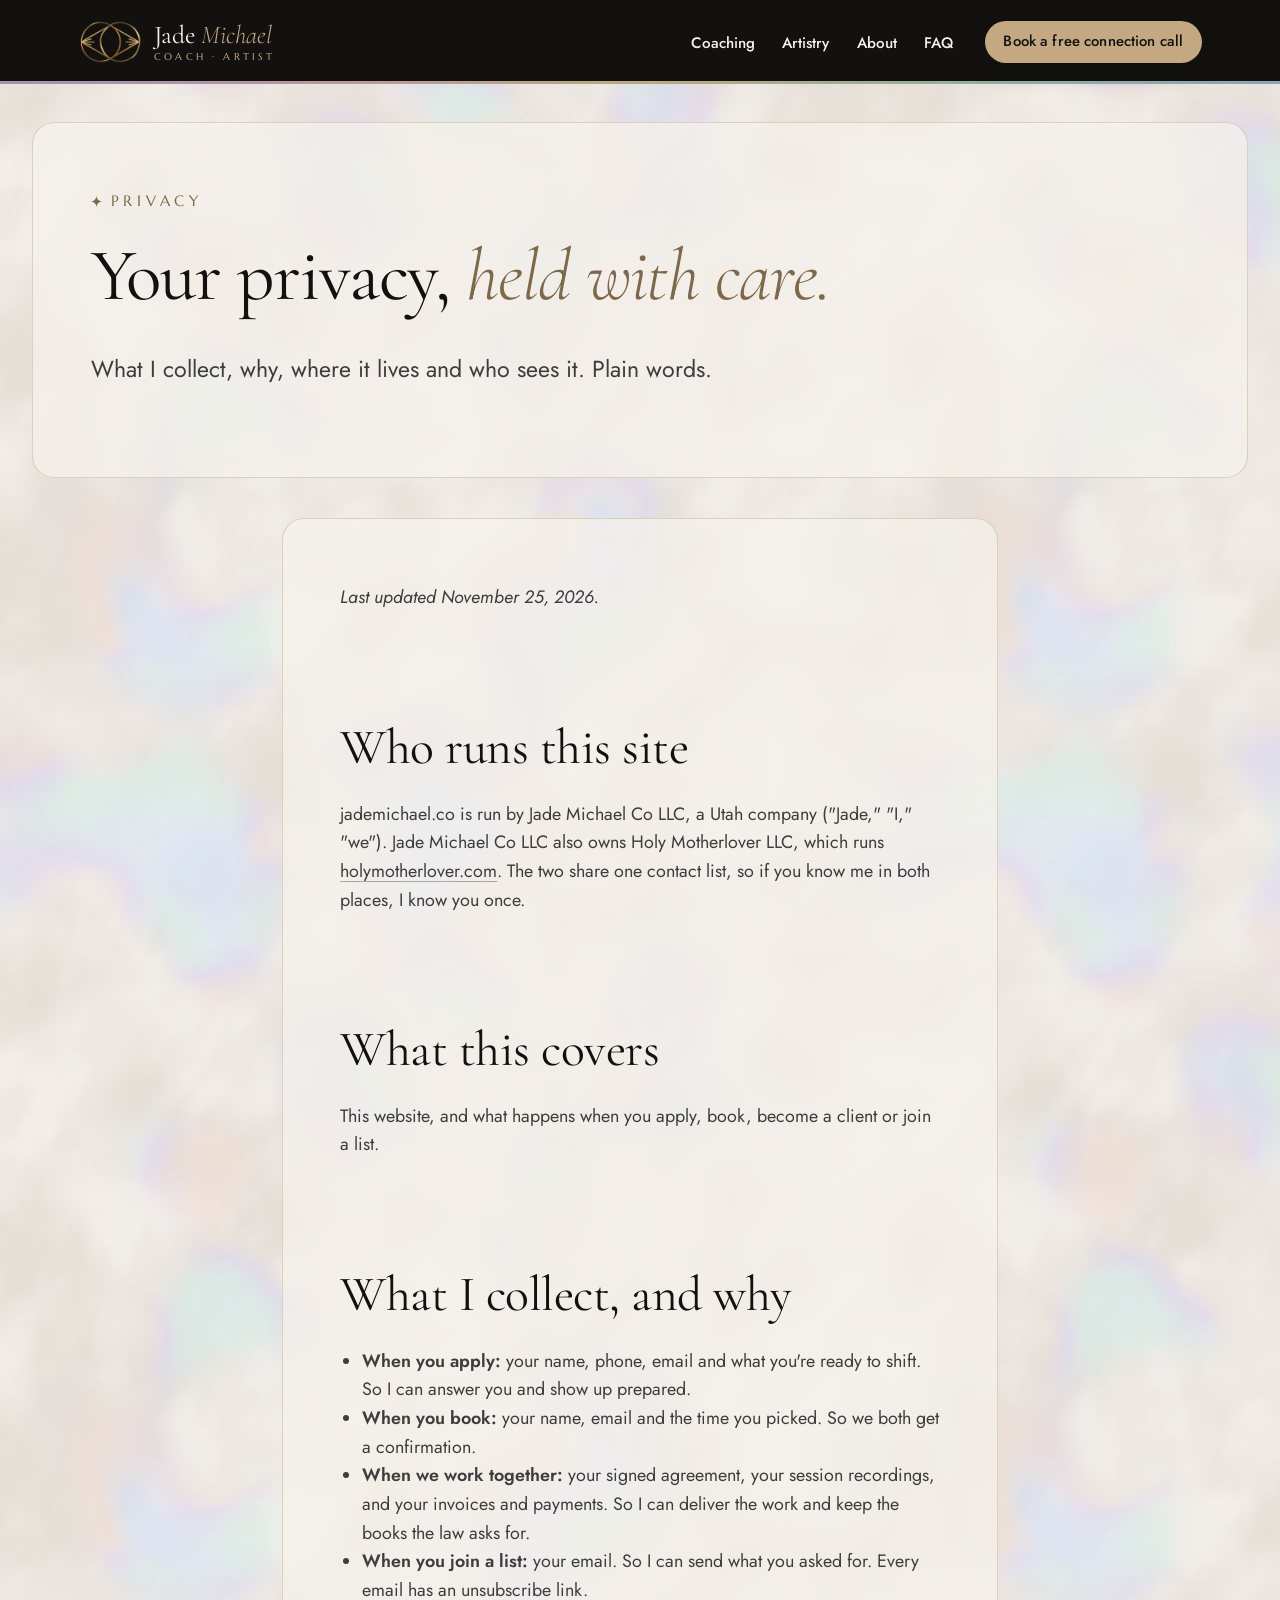
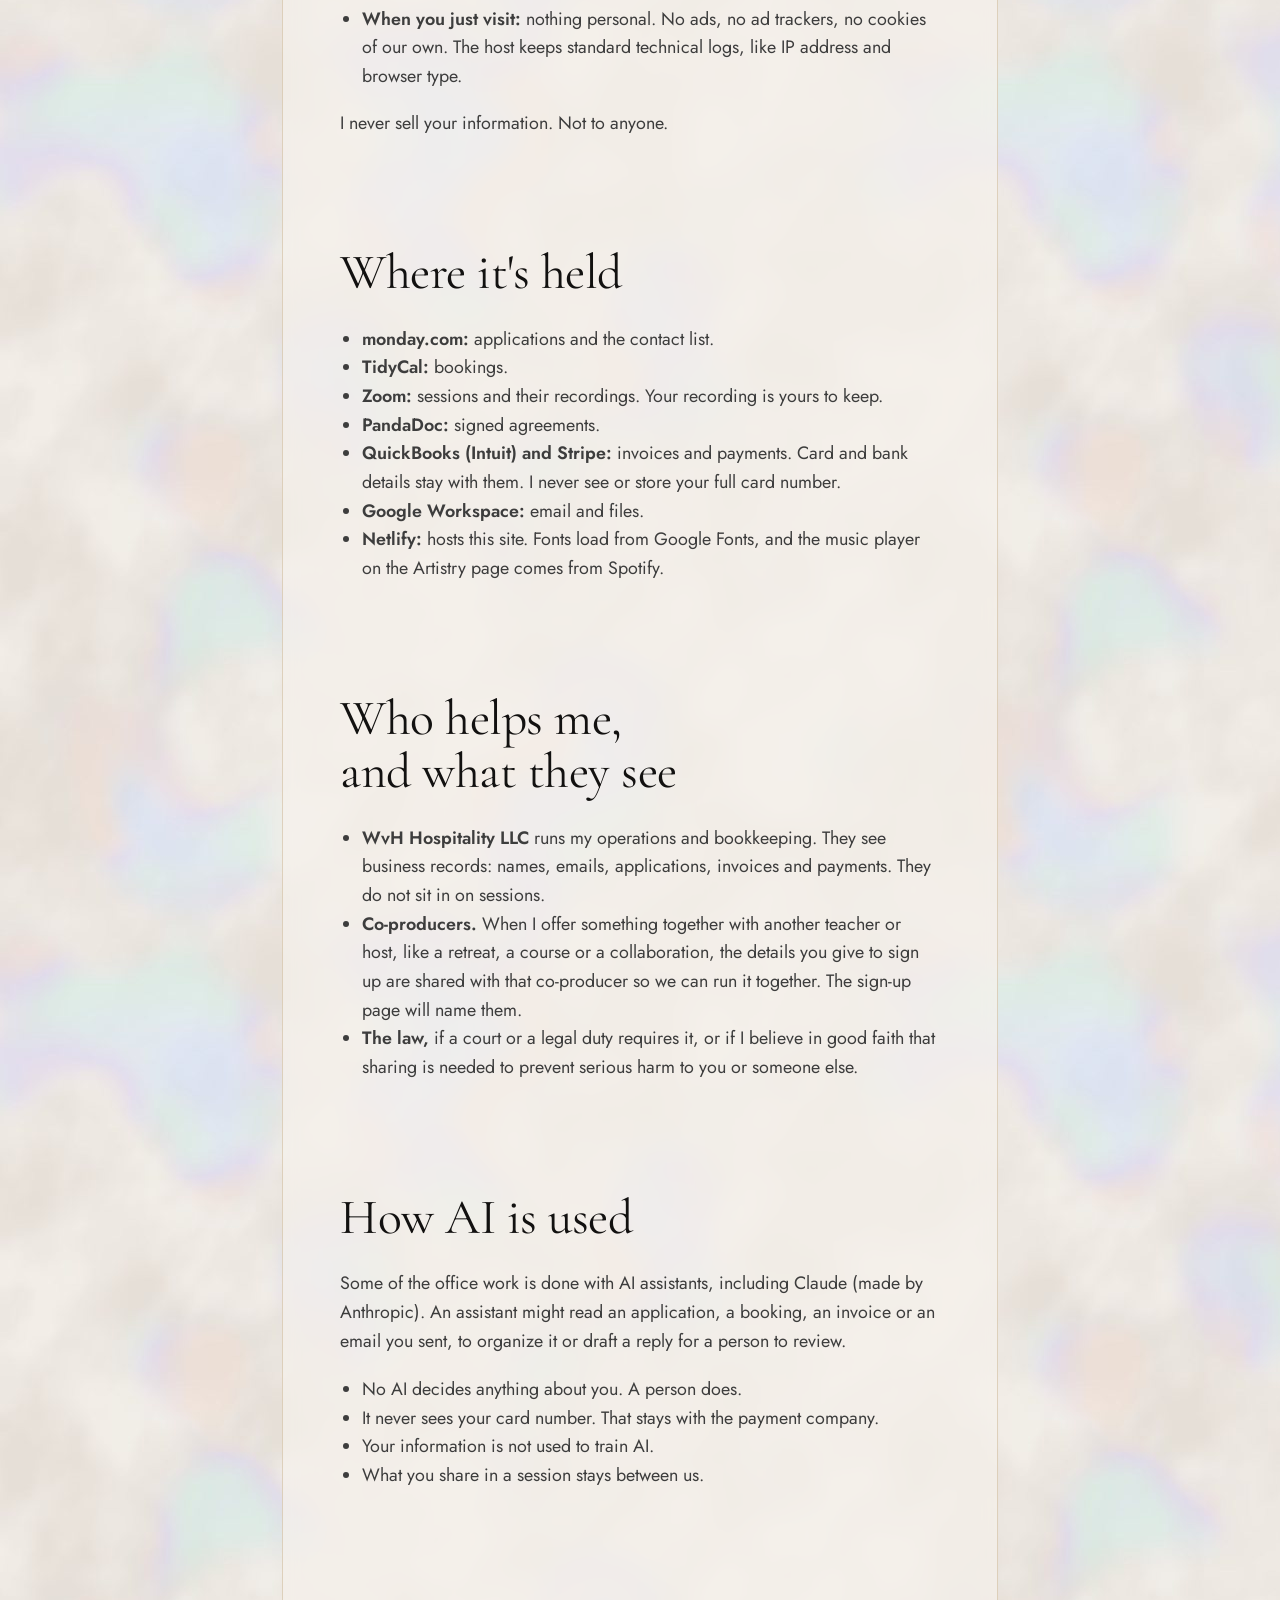
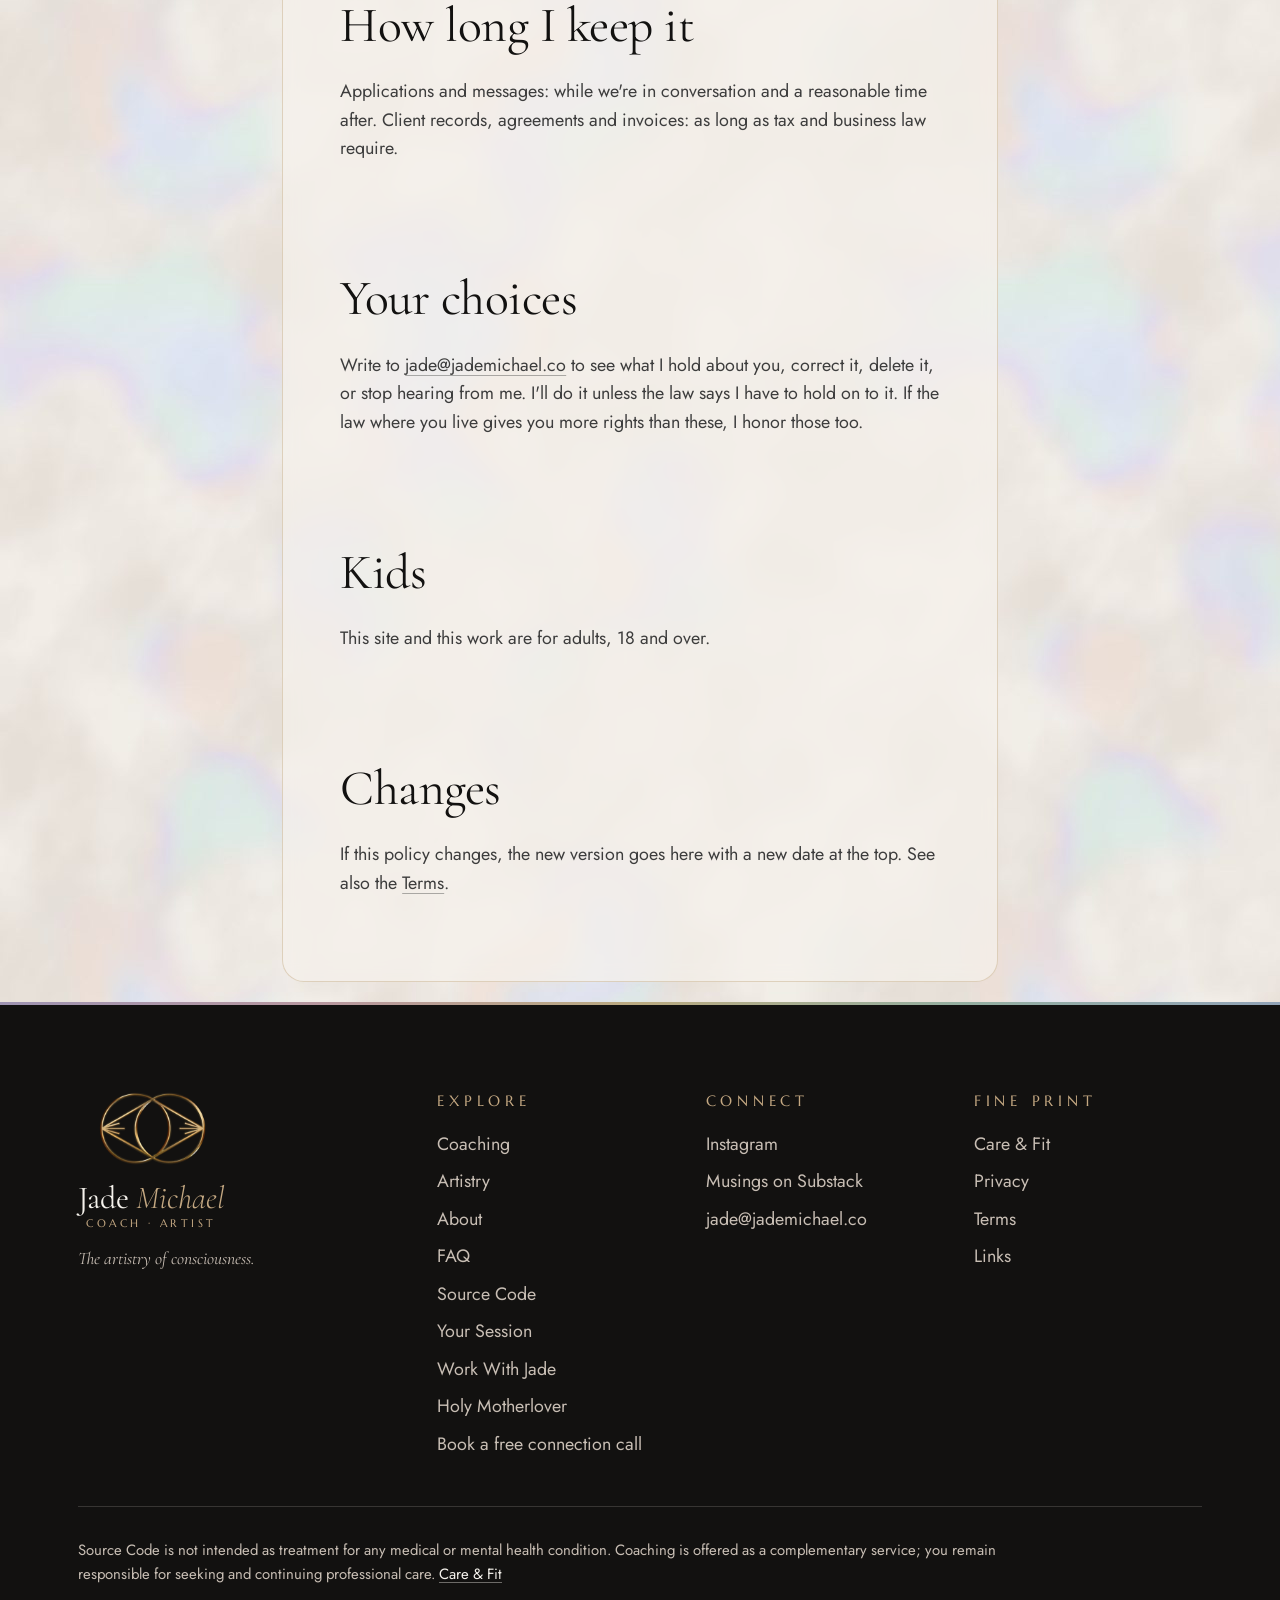
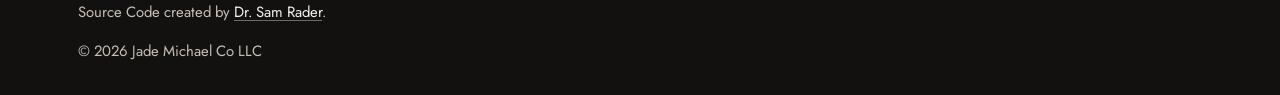
<file: site/privacy.html>
<!doctype html>
<html lang="en">
<head>
  <meta charset="utf-8">
  <meta name="viewport" content="width=device-width, initial-scale=1">
  <title>Privacy · Jade Michael</title>
  <meta name="description" content="How Jade Michael Co LLC collects, uses and protects your information. Plain words, no fine print.">
  <link rel="icon" type="image/png" sizes="32x32" href="assets/img/favicon-32.png">
  <link rel="icon" type="image/png" sizes="192x192" href="assets/img/favicon-192.png">
  <link rel="preconnect" href="https://fonts.googleapis.com">
  <link rel="preconnect" href="https://fonts.gstatic.com" crossorigin>
  <link rel="stylesheet" href="assets/css/brand.css">
  <link rel="stylesheet" href="assets/css/style.css">
  <script src="site.config.js"></script>
  <script src="assets/js/boot.js"></script>
</head>
<body>
  <a class="skip-link" href="#main">Skip to content</a>
  <header class="site-header" data-site-header></header>

  <main id="main">
    <section class="page-hero" aria-labelledby="page-h">
      <div class="container">
        <p class="eyebrow">Privacy</p>
        <h1 id="page-h">Your privacy, <em class="accent-i">held with care.</em></h1>
        <p class="lede">What I collect, why, where it lives and who sees it. Plain words.</p>
      </div>
    </section>

    <section class="section section--tight" aria-label="Privacy policy">
      <div class="container container--narrow prose">
        <p><em>Last updated November 25, 2026.</em></p>

        <h2>Who runs this site</h2>
        <p>jademichael.co is run by Jade Michael Co LLC, a Utah company ("Jade," "I," "we"). Jade Michael Co LLC also owns Holy Motherlover LLC, which runs <a href="https://holymotherlover.com" data-href="links.hmlSite" target="_blank" rel="noopener">holymotherlover.com</a>. The two share one contact list, so if you know me in both places, I know you once.</p>

        <h2>What this covers</h2>
        <p>This website, and what happens when you apply, book, become a client or join a list.</p>

        <h2>What I collect, and why</h2>
        <ul>
          <li><strong>When you apply:</strong> your name, phone, email and what you're ready to shift. So I can answer you and show up prepared.</li>
          <li><strong>When you book:</strong> your name, email and the time you picked. So we both get a confirmation.</li>
          <li><strong>When we work together:</strong> your signed agreement, your session recordings, and your invoices and payments. So I can deliver the work and keep the books the law asks for.</li>
          <li><strong>When you join a list:</strong> your email. So I can send what you asked for. Every email has an unsubscribe link.</li>
          <li><strong>When you just visit:</strong> nothing personal. No ads, no ad trackers, no cookies of our own. The host keeps standard technical logs, like IP address and browser type.</li>
        </ul>
        <p>I never sell your information. Not to anyone.</p>

        <h2>Where it's held</h2>
        <ul>
          <li><strong>monday.com:</strong> applications and the contact list.</li>
          <li><strong>TidyCal:</strong> bookings.</li>
          <li><strong>Zoom:</strong> sessions and their recordings. Your recording is yours to keep.</li>
          <li><strong>PandaDoc:</strong> signed agreements.</li>
          <li><strong>QuickBooks (Intuit) and Stripe:</strong> invoices and payments. Card and bank details stay with them. I never see or store your full card number.</li>
          <li><strong>Google Workspace:</strong> email and files.</li>
          <li><strong>Netlify:</strong> hosts this site. Fonts load from Google Fonts, and the music player on the Artistry page comes from Spotify.</li>
        </ul>

        <h2>Who helps me, and what they see</h2>
        <ul>
          <li><strong>WvH Hospitality LLC</strong> runs my operations and bookkeeping. They see business records: names, emails, applications, invoices and payments. They do not sit in on sessions.</li>
          <li><strong>Co-producers.</strong> When I offer something together with another teacher or host, like a retreat, a course or a collaboration, the details you give to sign up are shared with that co-producer so we can run it together. The sign-up page will name them.</li>
          <li><strong>The law,</strong> if a court or a legal duty requires it, or if I believe in good faith that sharing is needed to prevent serious harm to you or someone else.</li>
        </ul>

        <h2>How AI is used</h2>
        <p>Some of the office work is done with AI assistants, including Claude (made by Anthropic). An assistant might read an application, a booking, an invoice or an email you sent, to organize it or draft a reply for a person to review.</p>
        <ul>
          <li>No AI decides anything about you. A person does.</li>
          <li>It never sees your card number. That stays with the payment company.</li>
          <li>Your information is not used to train AI.</li>
          <li>What you share in a session stays between us.</li>
        </ul>

        <h2>How long I keep it</h2>
        <p>Applications and messages: while we're in conversation and a reasonable time after. Client records, agreements and invoices: as long as tax and business law require.</p>

        <h2>Your choices</h2>
        <p>Write to <a data-email></a> to see what I hold about you, correct it, delete it, or stop hearing from me. I'll do it unless the law says I have to hold on to it. If the law where you live gives you more rights than these, I honor those too.</p>

        <h2>Kids</h2>
        <p>This site and this work are for adults, 18 and over.</p>

        <h2>Changes</h2>
        <p>If this policy changes, the new version goes here with a new date at the top. See also the <a href="terms.html">Terms</a>.</p>
      </div>
    </section>
  </main>

  <footer class="site-footer" data-site-footer></footer>
  <script src="assets/js/site.js"></script>
</body>
</html>
</file>
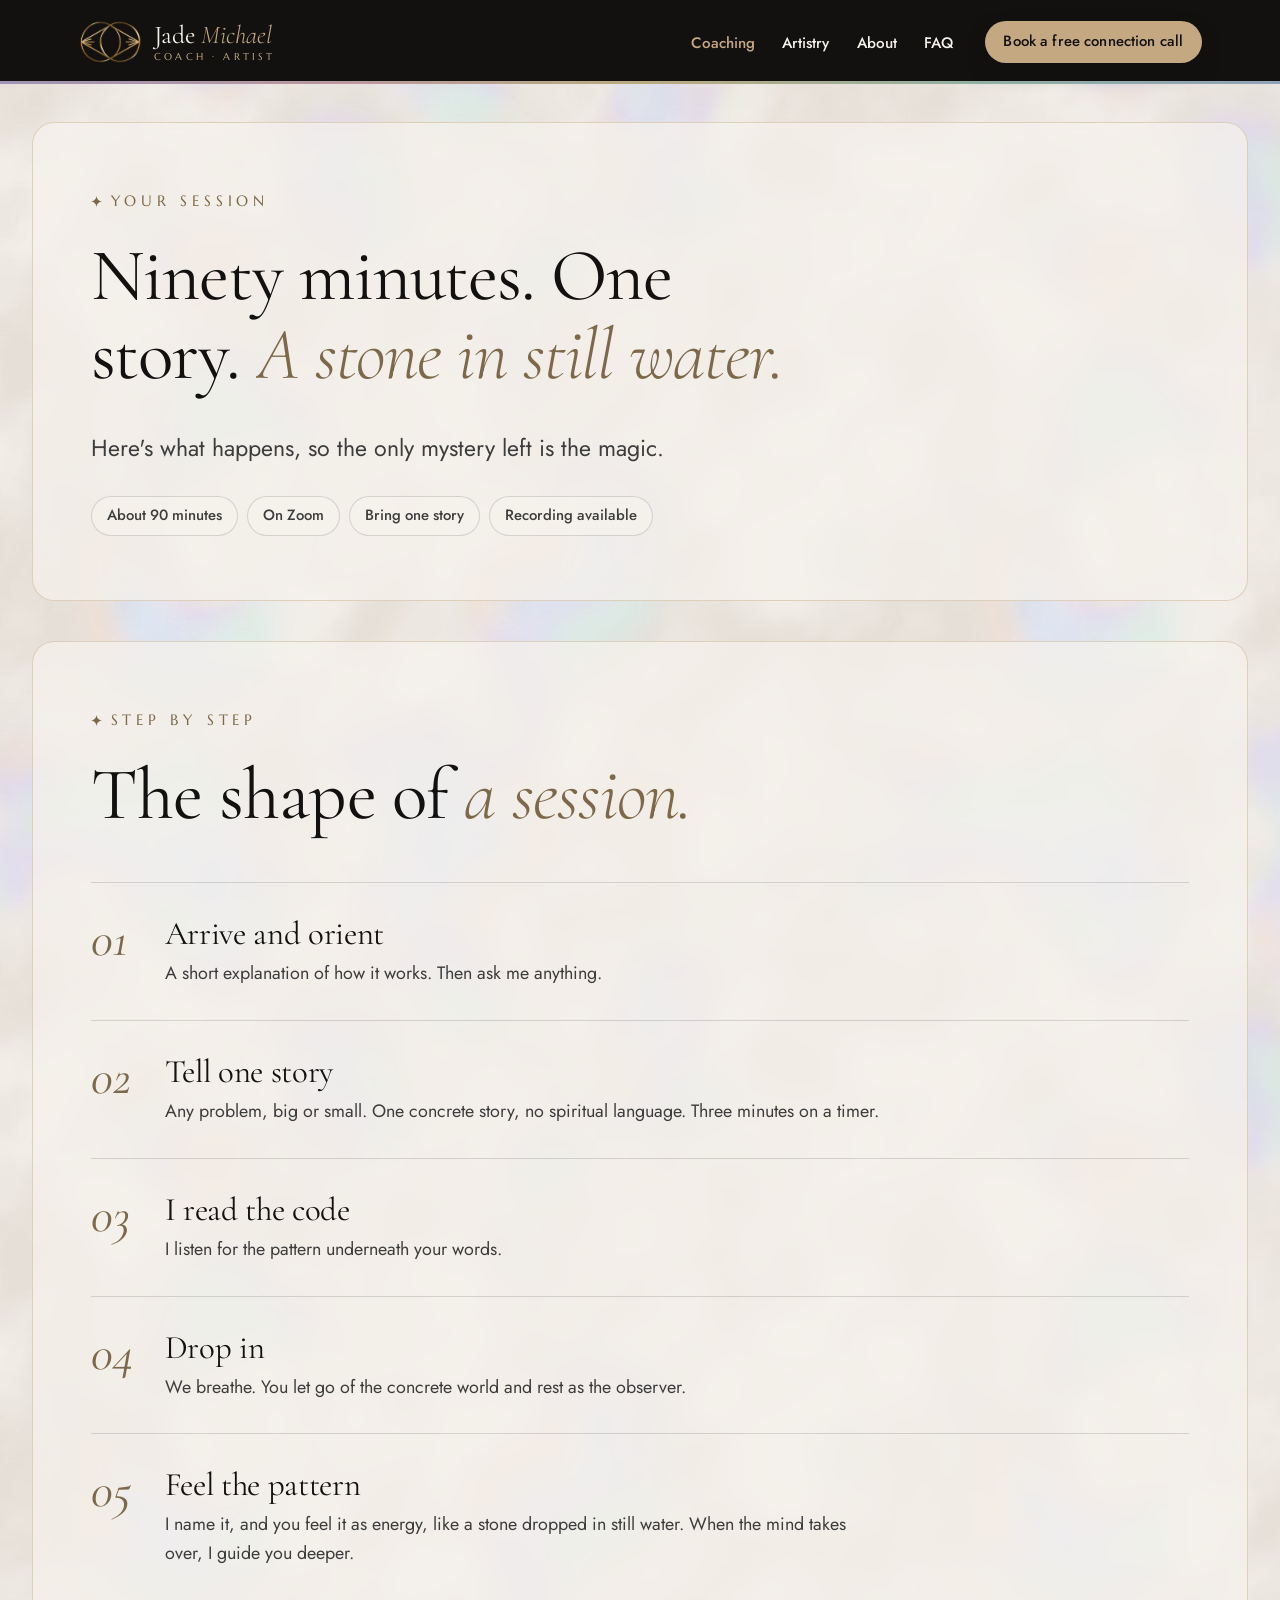
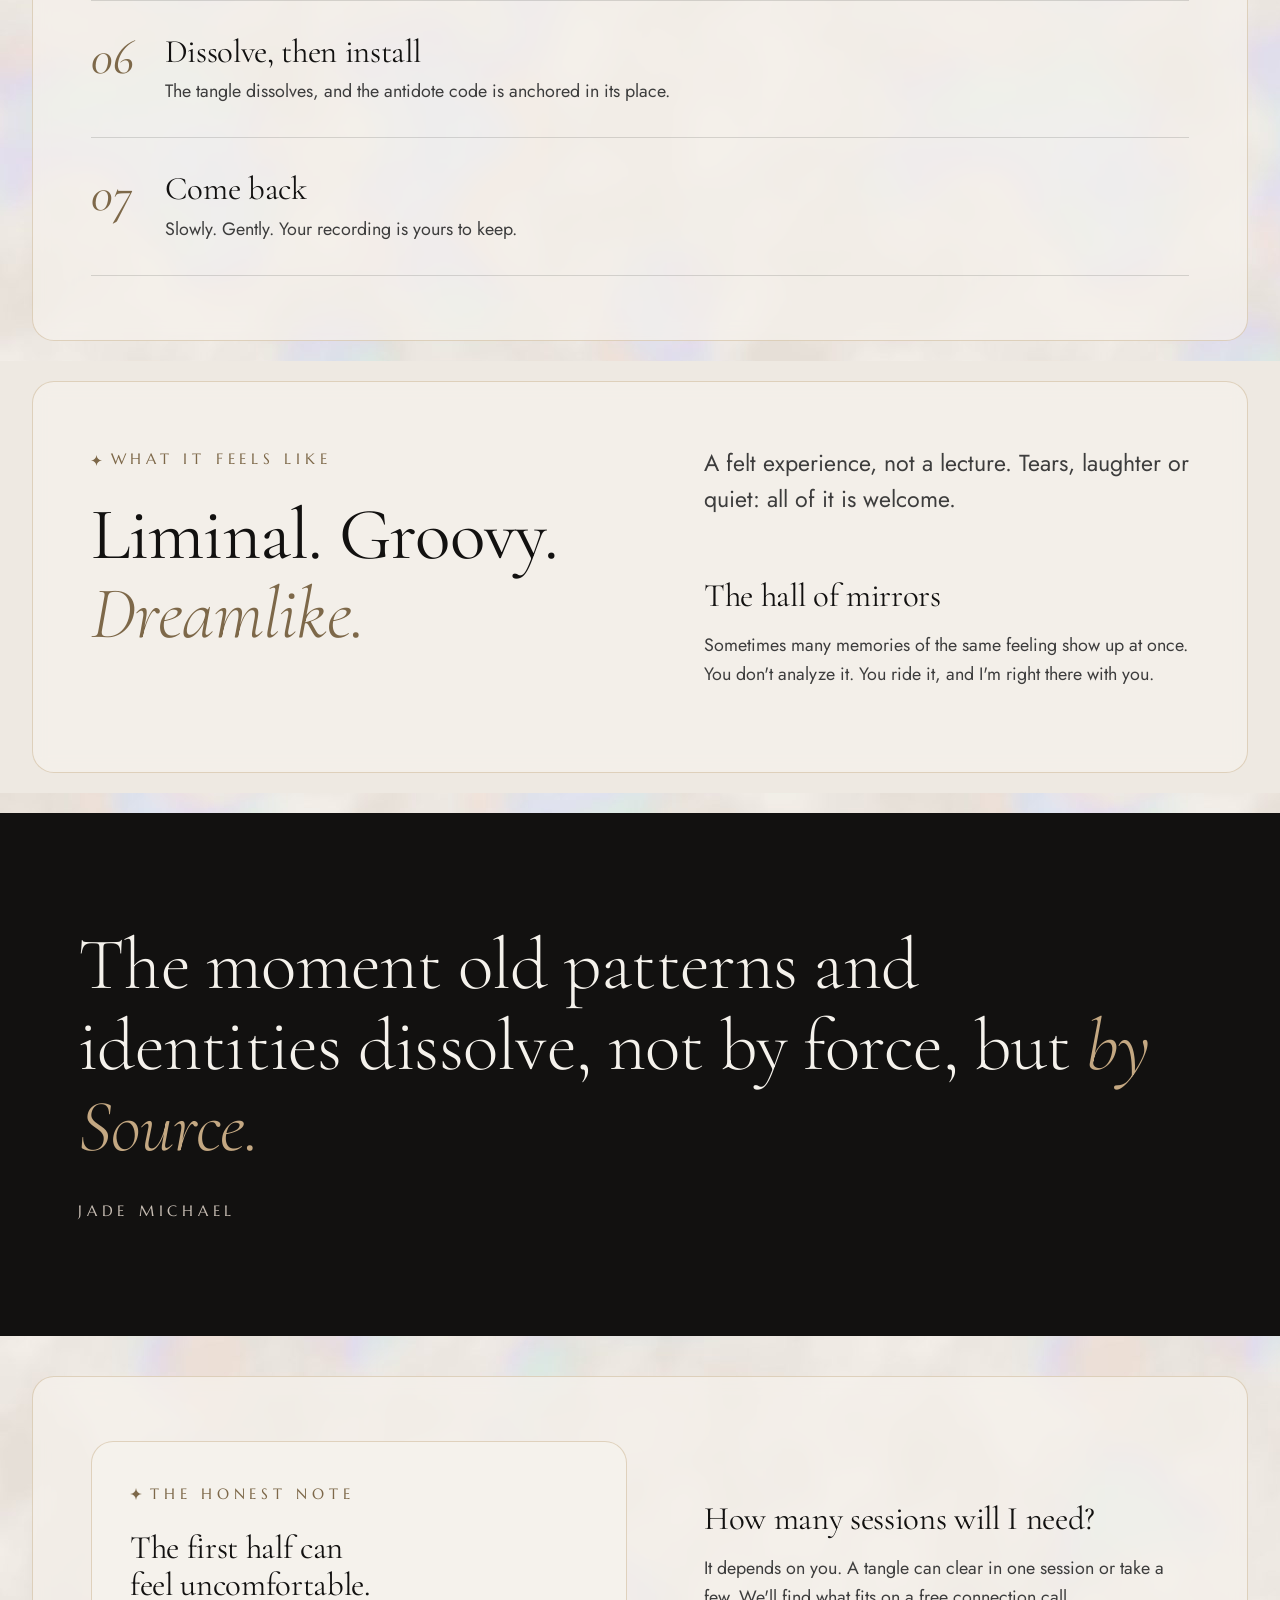
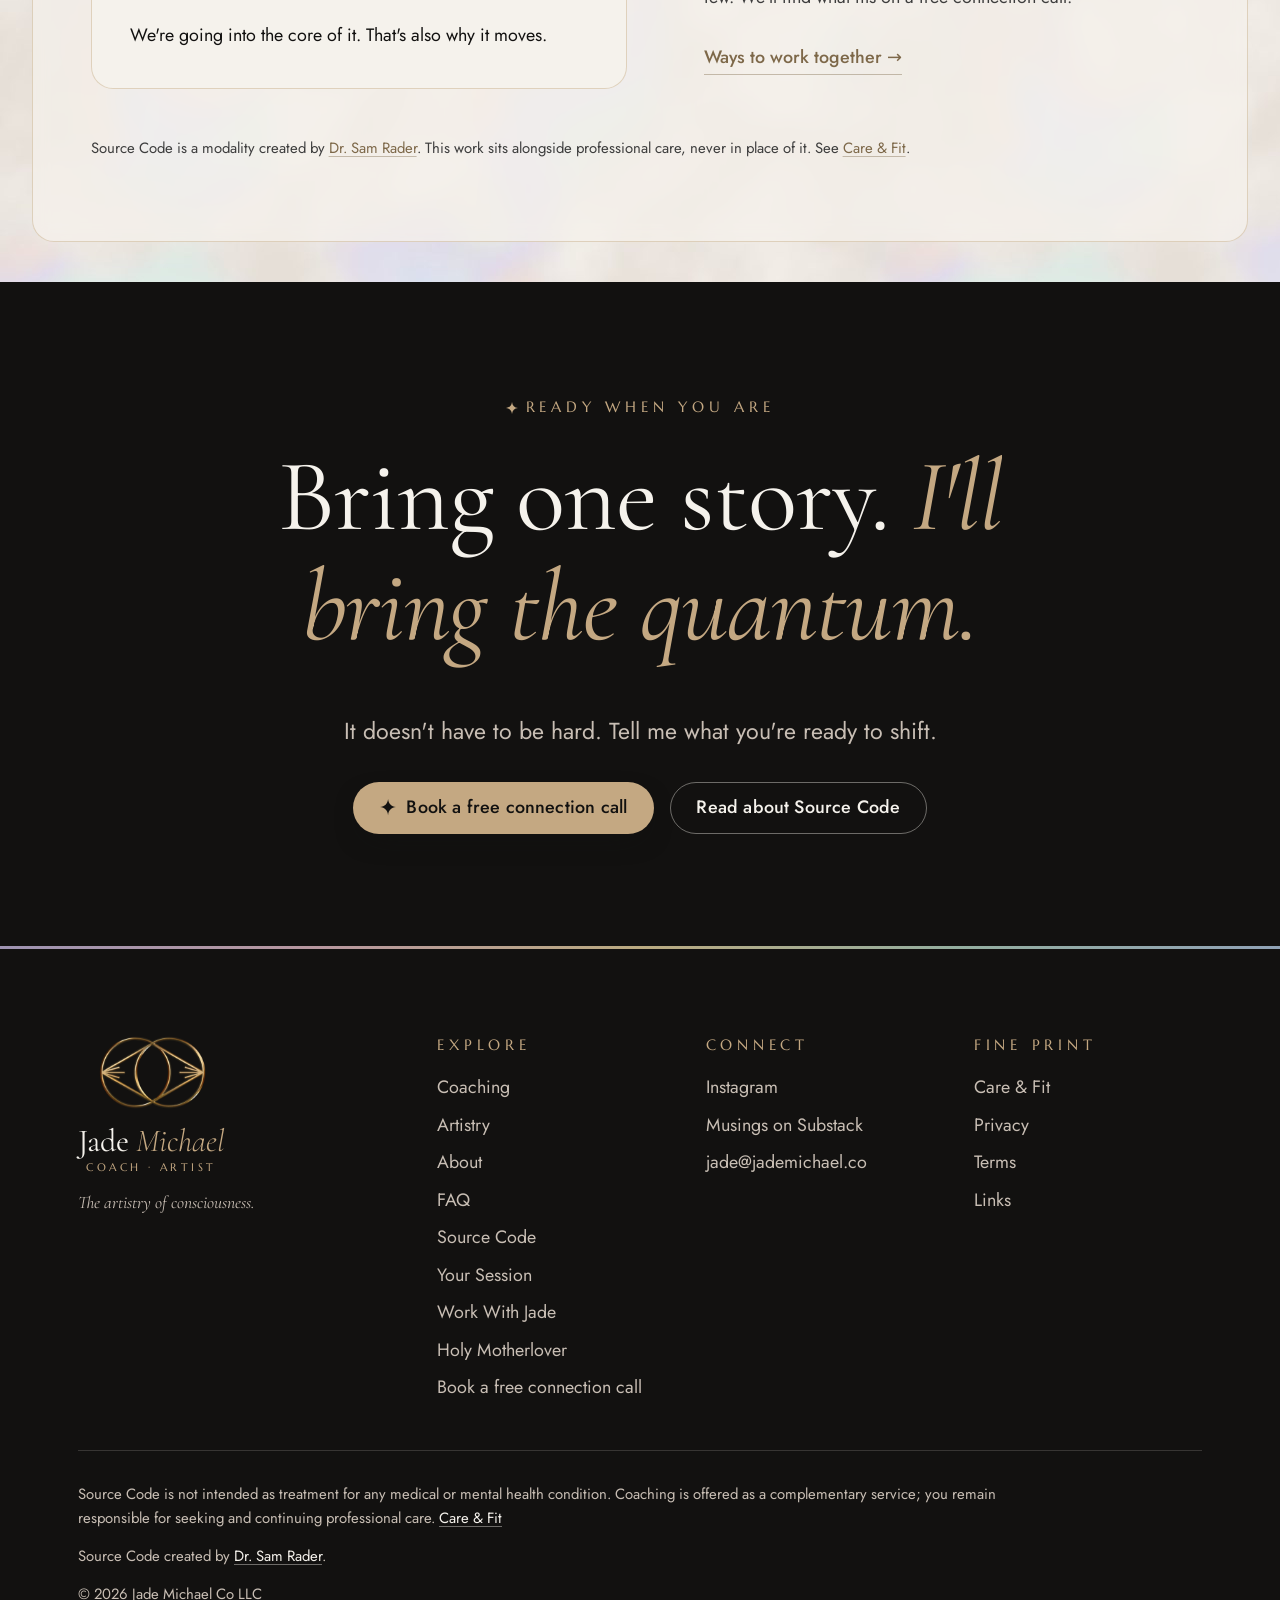
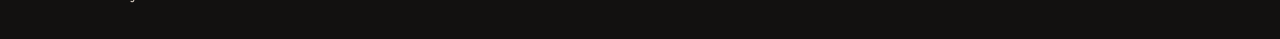
<file: site/session.html>
<!doctype html>
<html lang="en">
<head>
  <meta charset="utf-8">
  <meta name="viewport" content="width=device-width, initial-scale=1">
  <title>Your Session · Jade Michael</title>
  <meta name="description" content="What happens in a 1:1 Source Code session with Jade Michael: about 90 minutes on Zoom, one story, seven steps, and a recording to keep.">
  <link rel="icon" type="image/png" sizes="32x32" href="assets/img/favicon-32.png">
  <link rel="icon" type="image/png" sizes="192x192" href="assets/img/favicon-192.png">
  <link rel="preconnect" href="https://fonts.googleapis.com">
  <link rel="preconnect" href="https://fonts.gstatic.com" crossorigin>
  <link rel="stylesheet" href="assets/css/brand.css">
  <link rel="stylesheet" href="assets/css/style.css">
  <script src="site.config.js"></script>
  <script src="assets/js/boot.js"></script>
</head>
<body>
  <a class="skip-link" href="#main">Skip to content</a>
  <header class="site-header" data-site-header></header>

  <main id="main">

    <!-- ============ PAGE HERO ============ -->
    <section class="page-hero" aria-labelledby="page-h">
      <div class="container">
        <p class="eyebrow" data-reveal>Your session</p>
        <h1 id="page-h" data-reveal>Ninety minutes. One story. <em class="accent-i gold-moment">A stone in still water.</em></h1>
        <p class="lede" data-reveal>Here's what happens, so the only mystery left is the magic.</p>
        <ul class="chips" data-reveal aria-label="Session at a glance">
          <li>About 90 minutes</li>
          <li>On Zoom</li>
          <li>Bring one story</li>
          <li>Recording available</li>
        </ul>
      </div>
    </section>

    <!-- ============ THE SEVEN STEPS ============ -->
    <section class="section section--tight" aria-labelledby="steps-h">
      <div class="container">
        <p class="eyebrow" data-reveal>Step by step</p>
        <h2 id="steps-h" data-reveal>The shape of <em class="accent-i">a session.</em></h2>
        <ol class="steps">
          <li data-reveal>
            <h3>Arrive and orient</h3>
            <p>A short explanation of how it works. Then ask me anything.</p>
          </li>
          <li data-reveal>
            <h3>Tell one story</h3>
            <p>Any problem, big or small. One concrete story, no spiritual language. Three minutes on a timer.</p>
          </li>
          <li data-reveal>
            <h3>I read the code</h3>
            <p>I listen for the pattern underneath your words.</p>
          </li>
          <li data-reveal>
            <h3>Drop in</h3>
            <p>We breathe. You let go of the concrete world and rest as the observer.</p>
          </li>
          <li data-reveal>
            <h3>Feel the pattern</h3>
            <p>I name it, and you feel it as energy, like a stone dropped in still water. When the mind takes over, I guide you deeper.</p>
          </li>
          <li data-reveal>
            <h3>Dissolve, then install</h3>
            <p>The tangle dissolves, and the antidote code is anchored in its place.</p>
          </li>
          <li data-reveal>
            <h3>Come back</h3>
            <p>Slowly. Gently. Your recording is yours to keep.</p>
          </li>
        </ol>
      </div>
    </section>

    <!-- ============ WHAT IT FEELS LIKE ============ -->
    <section class="section section--alt" aria-labelledby="feel-h">
      <div class="container split split--top">
        <div>
          <p class="eyebrow" data-reveal>What it feels like</p>
          <h2 id="feel-h" data-reveal>Liminal. Groovy. <em class="accent-i">Dreamlike.</em></h2>
        </div>
        <div class="prose" data-reveal data-delay="1">
          <p class="lede">A felt experience, not a lecture. Tears, laughter or quiet: all of it is welcome.</p>
          <h3>The hall of mirrors</h3>
          <p>Sometimes many memories of the same feeling show up at once. You don't analyze it. You ride it, and I'm right there with you.</p>
        </div>
      </div>
    </section>

    <!-- ============ QUOTE ============ -->
    <section class="section section--band quote-band" aria-label="A word from Jade">
      <div class="container">
        <blockquote data-reveal>
          <p>The moment old patterns and identities dissolve, not by force, but <em class="gold-moment">by Source.</em></p>
          <cite>Jade Michael</cite>
        </blockquote>
      </div>
    </section>

    <!-- ============ HONEST NOTE + HOW MANY ============ -->
    <section class="section" aria-labelledby="honest-h">
      <div class="container">
        <div class="split split--top">
          <div class="callout" data-reveal>
            <p class="eyebrow">The honest note</p>
            <h3 id="honest-h">The first half can feel uncomfortable.</h3>
            <p>We're going into the core of it. That's also why it moves.</p>
          </div>
          <div class="prose" data-reveal data-delay="1">
            <h3>How many sessions will I need?</h3>
            <p>It depends on you. A tangle can clear in one session or take a few. We'll find what fits on a free connection call.</p>
            <div class="btn-row">
              <a class="text-link" href="work-with-jade.html">Ways to work together</a>
            </div>
          </div>
        </div>
        <p class="credit-line" data-reveal style="margin-top: 3rem;">Source Code is a modality created by <a href="https://drsamrader.com" data-href="links.drSam" target="_blank" rel="noopener">Dr. Sam Rader</a>. This work sits alongside professional care, never in place of it. See <a href="care.html">Care &amp; Fit</a>.</p>
      </div>
    </section>

    <!-- ============ FINAL CTA ============ -->
    <section class="section section--band cta-band" aria-labelledby="cta-h">
      <div class="container">
        <p class="eyebrow" data-reveal>Ready when you are</p>
        <h2 id="cta-h" data-reveal>Bring one story. <em class="gold-moment">I'll bring the quantum.</em></h2>
        <p class="lede" data-reveal>It doesn't have to be hard. Tell me what you're ready to shift.</p>
        <div class="btn-row" data-reveal>
          <a class="btn" href="apply.html" data-href="links.apply">
            <svg class="spark" viewBox="0 0 24 24" aria-hidden="true"><path d="M12 0C12.8 7.2 16.8 11.2 24 12 16.8 12.8 12.8 16.8 12 24 11.2 16.8 7.2 12.8 0 12 7.2 11.2 11.2 7.2 12 0Z"/></svg>
            Book a free connection call
          </a>
          <a class="btn btn--ghost" href="source-code.html">Read about Source Code</a>
        </div>
      </div>
    </section>
  </main>

  <footer class="site-footer" data-site-footer></footer>
  <script src="assets/js/site.js"></script>
</body>
</html>
</file>
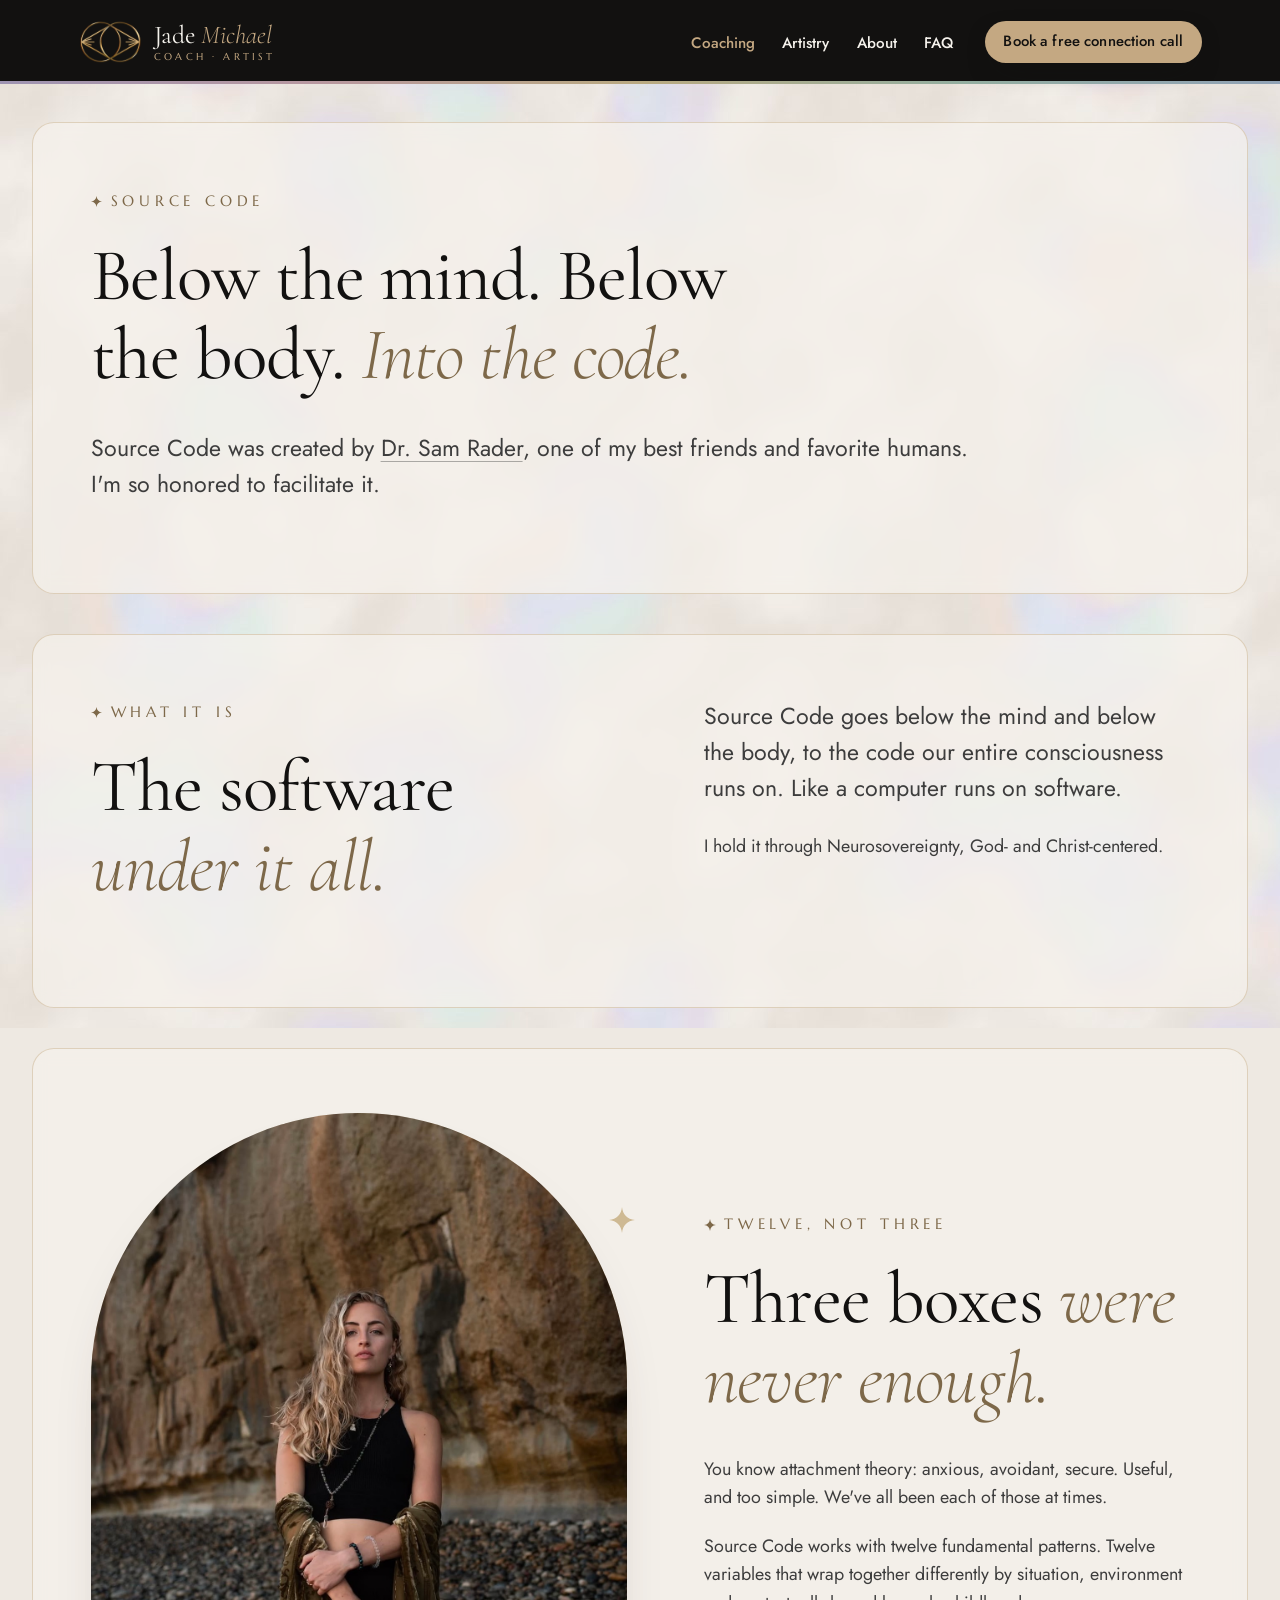
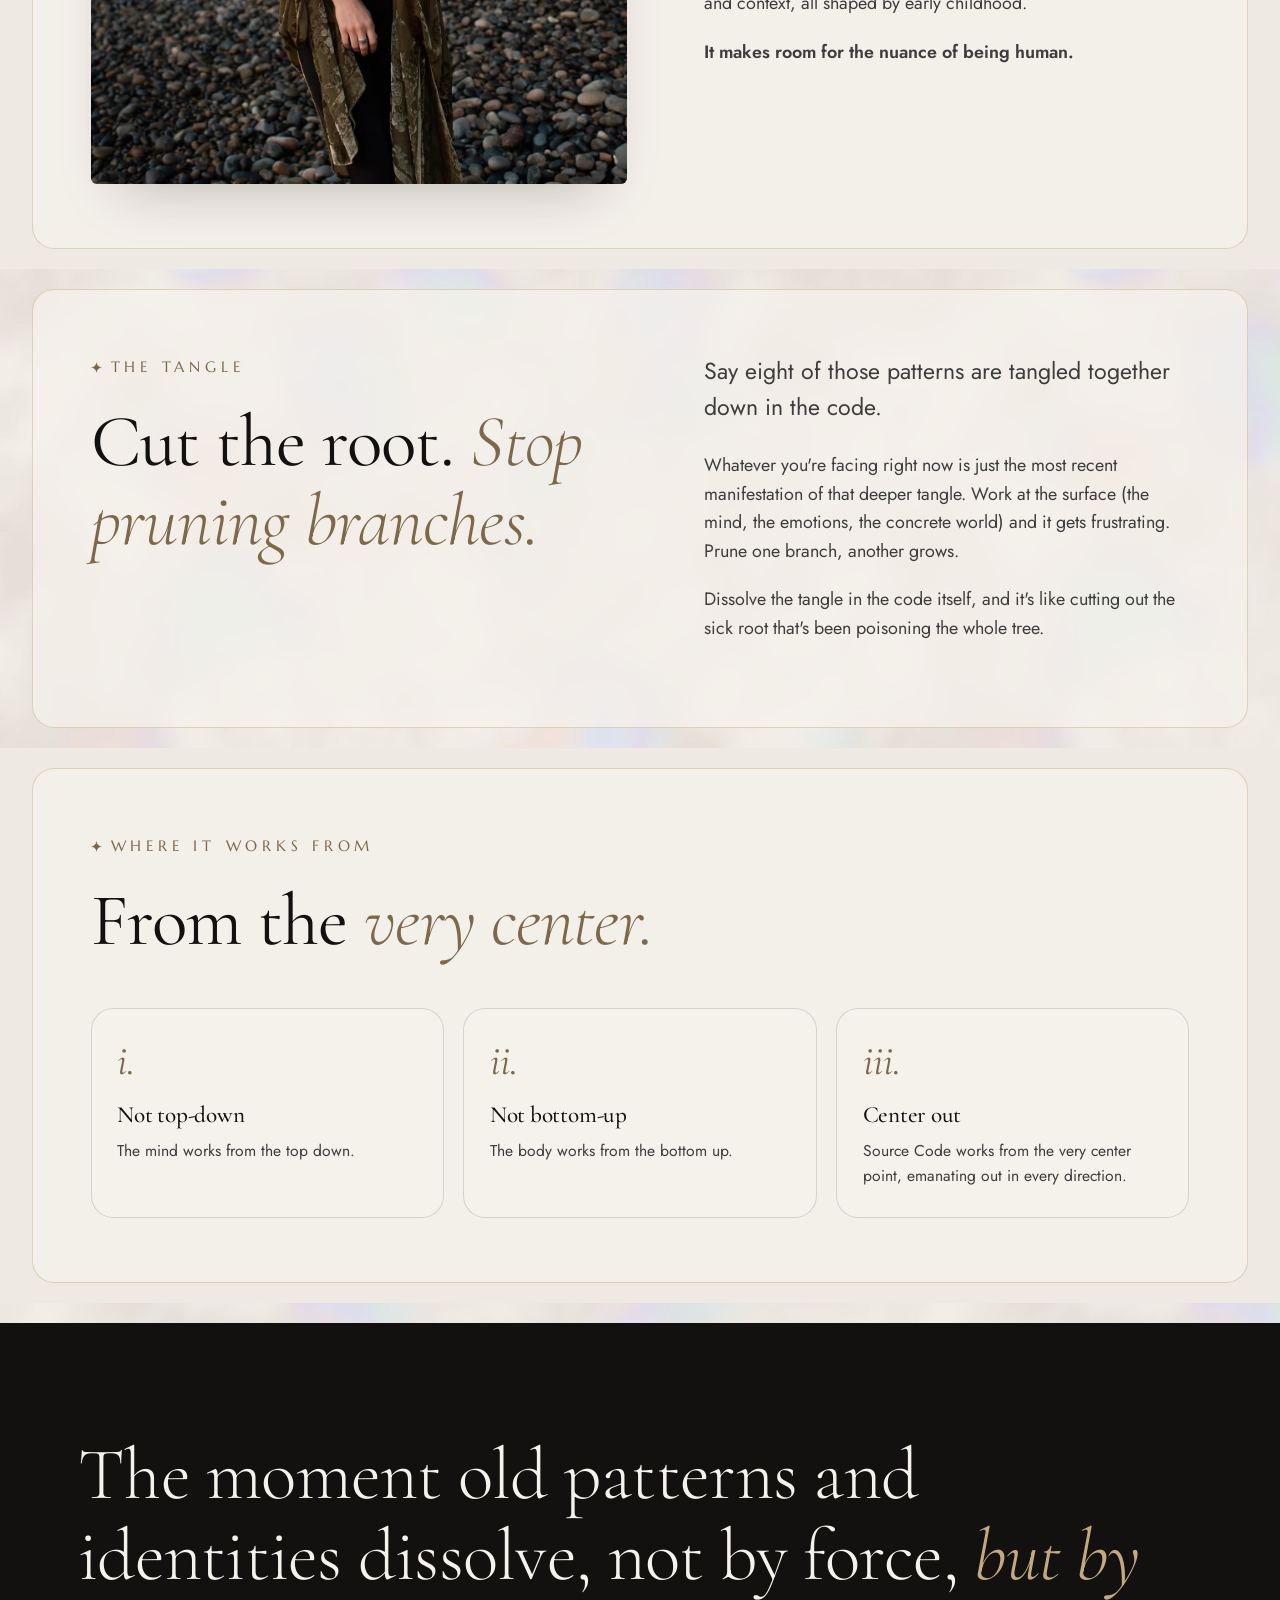
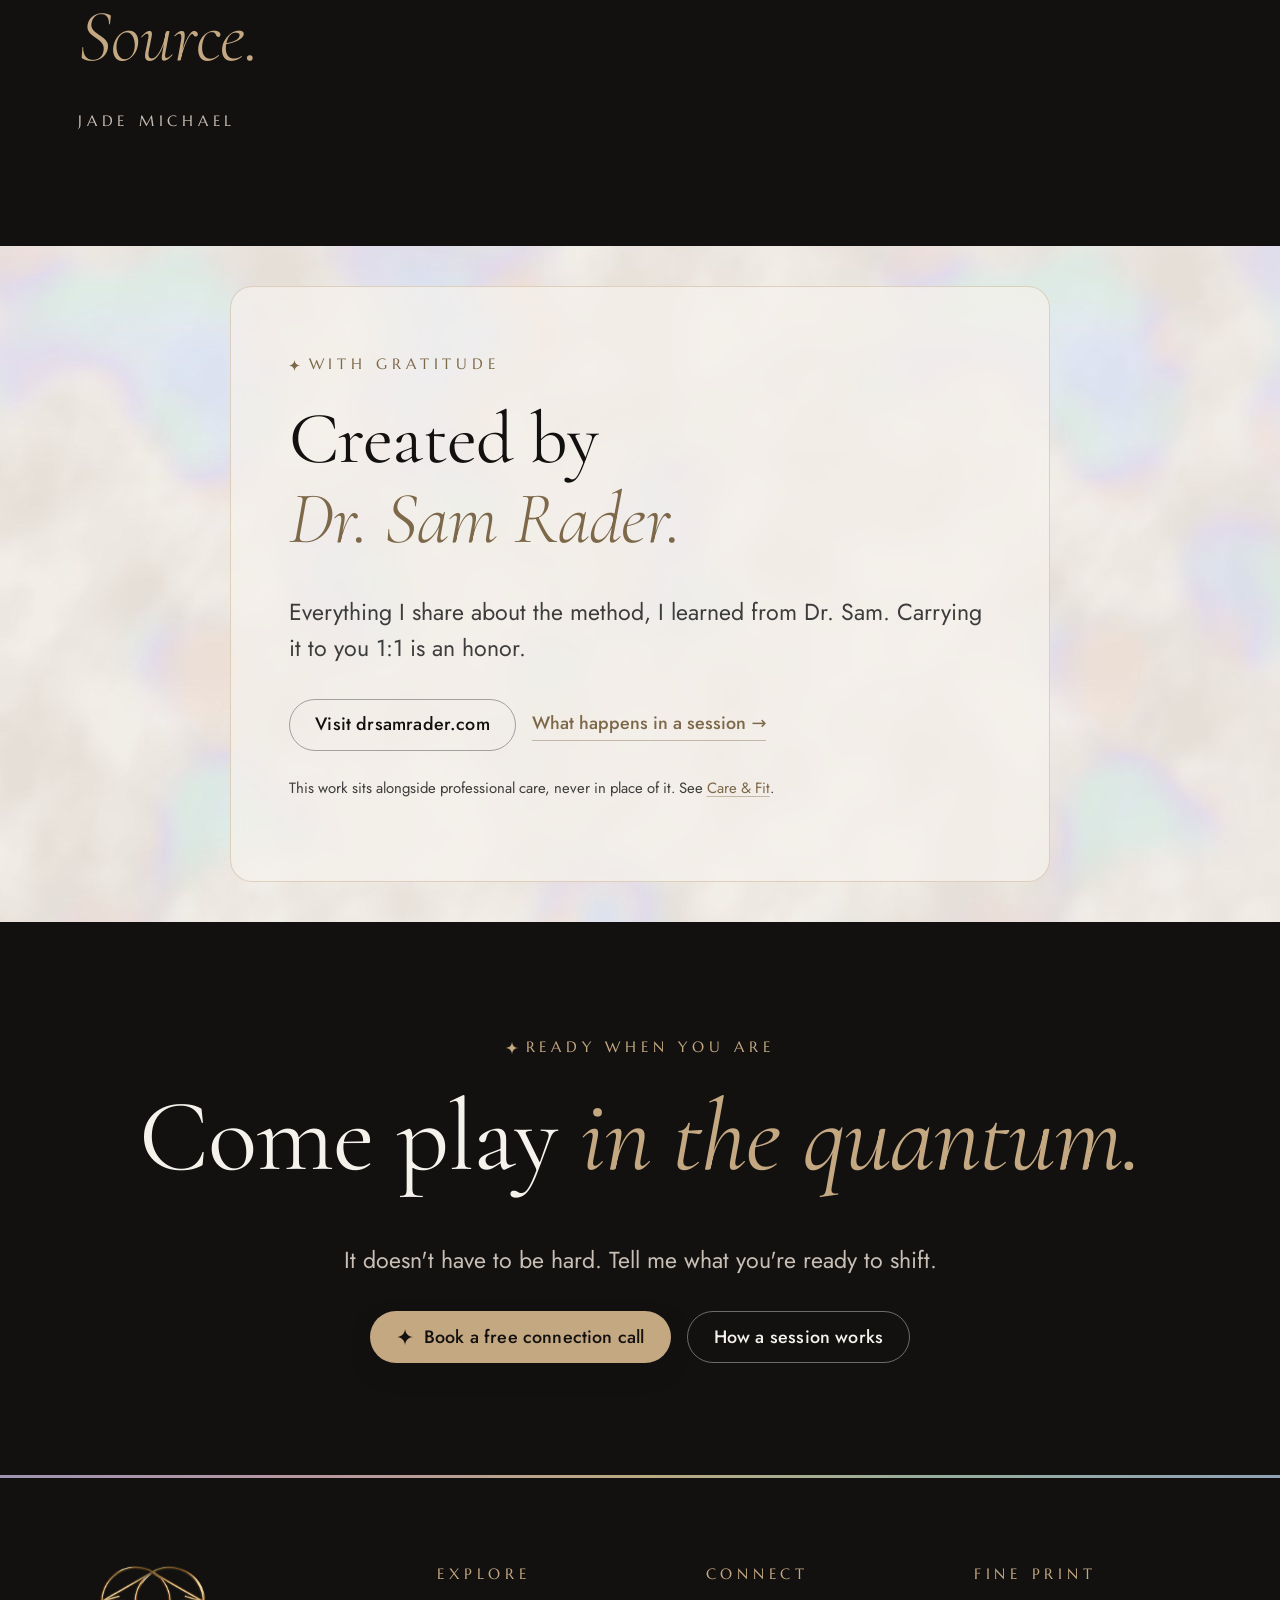
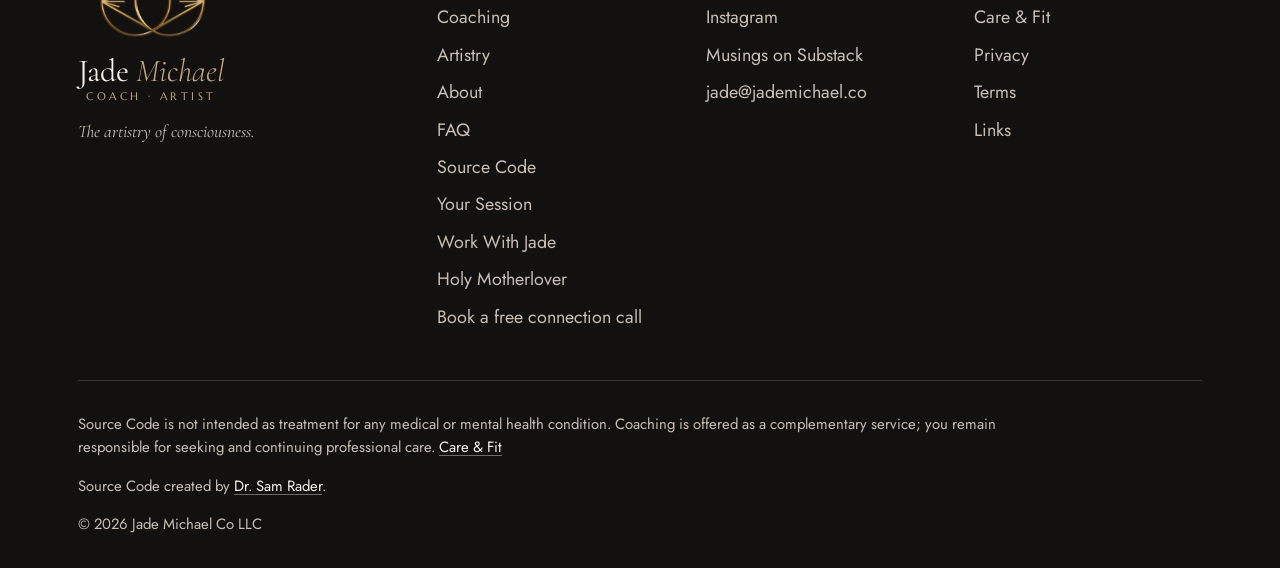
<file: site/source-code.html>
<!doctype html>
<html lang="en">
<head>
  <meta charset="utf-8">
  <meta name="viewport" content="width=device-width, initial-scale=1">
  <title>Source Code · Jade Michael</title>
  <meta name="description" content="What Source Code is: work below the mind and below the body, at the code consciousness runs on. Created by Dr. Sam Rader, facilitated 1:1 by Jade Michael.">
  <link rel="icon" type="image/png" sizes="32x32" href="assets/img/favicon-32.png">
  <link rel="icon" type="image/png" sizes="192x192" href="assets/img/favicon-192.png">
  <link rel="preconnect" href="https://fonts.googleapis.com">
  <link rel="preconnect" href="https://fonts.gstatic.com" crossorigin>
  <link rel="stylesheet" href="assets/css/brand.css">
  <link rel="stylesheet" href="assets/css/style.css">
  <script src="site.config.js"></script>
  <script src="assets/js/boot.js"></script>
</head>
<body>
  <a class="skip-link" href="#main">Skip to content</a>
  <header class="site-header" data-site-header></header>

  <main id="main">

    <!-- ============ PAGE HERO: homage to Dr. Sam ============ -->
    <section class="page-hero" aria-labelledby="page-h">
      <div class="container">
        <p class="eyebrow" data-reveal>Source Code</p>
        <h1 id="page-h" data-reveal>Below the mind. Below the body. <em class="accent-i gold-moment">Into the code.</em></h1>
        <p class="lede" data-reveal>Source Code was created by <a href="https://drsamrader.com" data-href="links.drSam" target="_blank" rel="noopener">Dr. Sam Rader</a>, one of my best friends and favorite humans. I'm so honored to facilitate it.</p>
      </div>
    </section>

    <!-- ============ WHAT IT IS ============ -->
    <section class="section section--tight" aria-labelledby="what-h">
      <div class="container split split--top">
        <div>
          <p class="eyebrow" data-reveal>What it is</p>
          <h2 id="what-h" data-reveal>The software <em class="accent-i">under it all.</em></h2>
        </div>
        <div class="prose" data-reveal data-delay="1">
          <p class="lede">Source Code goes below the mind and below the body, to the code our entire consciousness runs on. Like a computer runs on software.</p>
          <p>I hold it through Neurosovereignty, God- and Christ-centered.</p>
        </div>
      </div>
    </section>

    <!-- ============ TWELVE, NOT THREE ============ -->
    <section class="section section--alt" aria-labelledby="twelve-h">
      <div class="container split split--flip">
        <div>
          <p class="eyebrow" data-reveal>Twelve, not three</p>
          <h2 id="twelve-h" data-reveal>Three boxes <em class="accent-i">were never enough.</em></h2>
          <div class="prose" data-reveal>
            <p>You know attachment theory: anxious, avoidant, secure. Useful, and too simple. We've all been each of those at times.</p>
            <p>Source Code works with twelve fundamental patterns. Twelve variables that wrap together differently by situation, environment and context, all shaped by early childhood.</p>
            <p><strong>It makes room for the nuance of being human.</strong></p>
          </div>
        </div>
        <div class="frame-wrap" data-reveal data-delay="1">
          <figure class="frame">
            <img src="assets/photos/about-1.jpg" width="1319" height="1606" loading="lazy" alt="Jade Michael standing on a pebble beach in front of a towering sandstone cliff, wrapped in an olive velvet shawl, a crystal necklace at her heart.">
            <figcaption class="frame__ph">Photo of Jade (about-1.jpg)</figcaption>
          </figure>
          <svg class="sparkle sparkle--lg" style="right:-8px; top:14%; animation-delay:1.2s;" viewBox="0 0 24 24" aria-hidden="true"><path d="M12 0C12.8 7.2 16.8 11.2 24 12 16.8 12.8 12.8 16.8 12 24 11.2 16.8 7.2 12.8 0 12 7.2 11.2 11.2 7.2 12 0Z"/></svg>
        </div>
      </div>
    </section>

    <!-- ============ THE TANGLE ============ -->
    <section class="section" aria-labelledby="tangle-h">
      <div class="container split split--top">
        <div>
          <p class="eyebrow" data-reveal>The tangle</p>
          <h2 id="tangle-h" data-reveal>Cut the root. <em class="accent-i">Stop pruning branches.</em></h2>
        </div>
        <div class="prose" data-reveal data-delay="1">
          <p class="lede">Say eight of those patterns are tangled together down in the code.</p>
          <p>Whatever you're facing right now is just the most recent manifestation of that deeper tangle. Work at the surface (the mind, the emotions, the concrete world) and it gets frustrating. Prune one branch, another grows.</p>
          <p>Dissolve the tangle in the code itself, and it's like cutting out the sick root that's been poisoning the whole tree.</p>
        </div>
      </div>
    </section>

    <!-- ============ FROM THE CENTER ============ -->
    <section class="section section--alt" aria-labelledby="center-h">
      <div class="container">
        <p class="eyebrow" data-reveal>Where it works from</p>
        <h2 id="center-h" data-reveal>From the <em class="accent-i">very center.</em></h2>
        <div class="beats" style="grid-template-columns: repeat(auto-fit, minmax(240px, 1fr));">
          <article class="beat" data-reveal>
            <span class="beat__num">i.</span>
            <h3>Not top-down</h3>
            <p>The mind works from the top down.</p>
          </article>
          <article class="beat" data-reveal data-delay="1">
            <span class="beat__num">ii.</span>
            <h3>Not bottom-up</h3>
            <p>The body works from the bottom up.</p>
          </article>
          <article class="beat" data-reveal data-delay="2">
            <span class="beat__num">iii.</span>
            <h3>Center out</h3>
            <p>Source Code works from the very center point, emanating out in every direction.</p>
          </article>
        </div>
      </div>
    </section>

    <section class="section section--band quote-band" aria-label="A word from Jade">
      <div class="container">
        <blockquote data-reveal>
          <p>The moment old patterns and identities dissolve, not by force, <em class="gold-moment">but by Source.</em></p>
          <cite>Jade Michael</cite>
        </blockquote>
      </div>
    </section>

    <!-- ============ CREDIT: DR. SAM RADER ============ -->
    <section class="section" aria-labelledby="credit-h">
      <div class="container container--narrow">
        <p class="eyebrow" data-reveal>With gratitude</p>
        <h2 id="credit-h" data-reveal>Created by <em class="accent-i">Dr. Sam Rader.</em></h2>
        <p class="lede" data-reveal>Everything I share about the method, I learned from Dr. Sam. Carrying it to you 1:1 is an honor.</p>
        <div class="btn-row" data-reveal>
          <a class="btn btn--ghost" href="https://drsamrader.com" data-href="links.drSam" target="_blank" rel="noopener">Visit drsamrader.com</a>
          <a class="text-link" href="session.html">What happens in a session</a>
        </div>
        <p class="credit-line" data-reveal style="margin-top:1.6rem;">This work sits alongside professional care, never in place of it. See <a href="care.html">Care &amp; Fit</a>.</p>
      </div>
    </section>

    <!-- ============ FINAL CTA ============ -->
    <section class="section section--band cta-band" aria-labelledby="cta-h">
      <div class="container">
        <p class="eyebrow" data-reveal>Ready when you are</p>
        <h2 id="cta-h" data-reveal>Come play <em class="gold-moment">in the quantum.</em></h2>
        <p class="lede" data-reveal>It doesn't have to be hard. Tell me what you're ready to shift.</p>
        <div class="btn-row" data-reveal>
          <a class="btn" href="apply.html" data-href="links.apply">
            <svg class="spark" viewBox="0 0 24 24" aria-hidden="true"><path d="M12 0C12.8 7.2 16.8 11.2 24 12 16.8 12.8 12.8 16.8 12 24 11.2 16.8 7.2 12.8 0 12 7.2 11.2 11.2 7.2 12 0Z"/></svg>
            Book a free connection call
          </a>
          <a class="btn btn--ghost" href="session.html">How a session works</a>
        </div>
      </div>
    </section>
  </main>

  <footer class="site-footer" data-site-footer></footer>
  <script src="assets/js/site.js"></script>
</body>
</html>
</file>
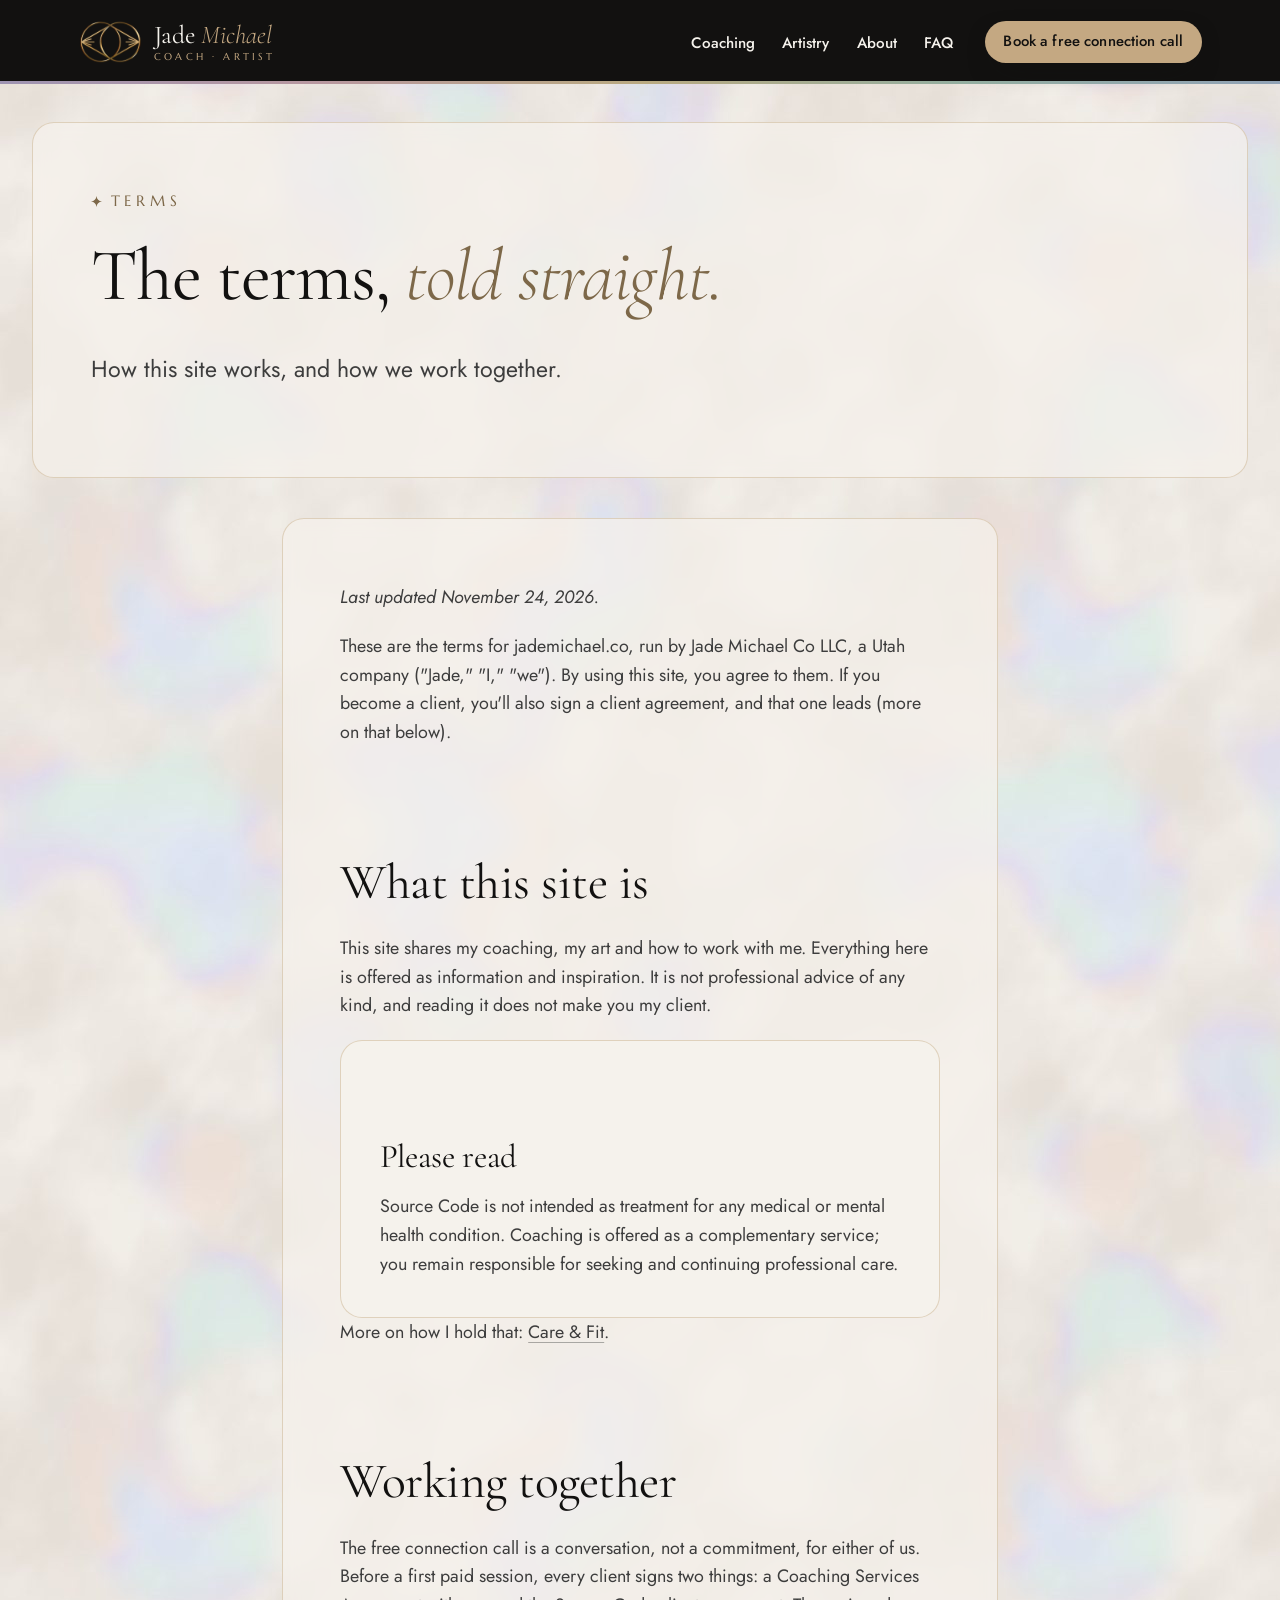
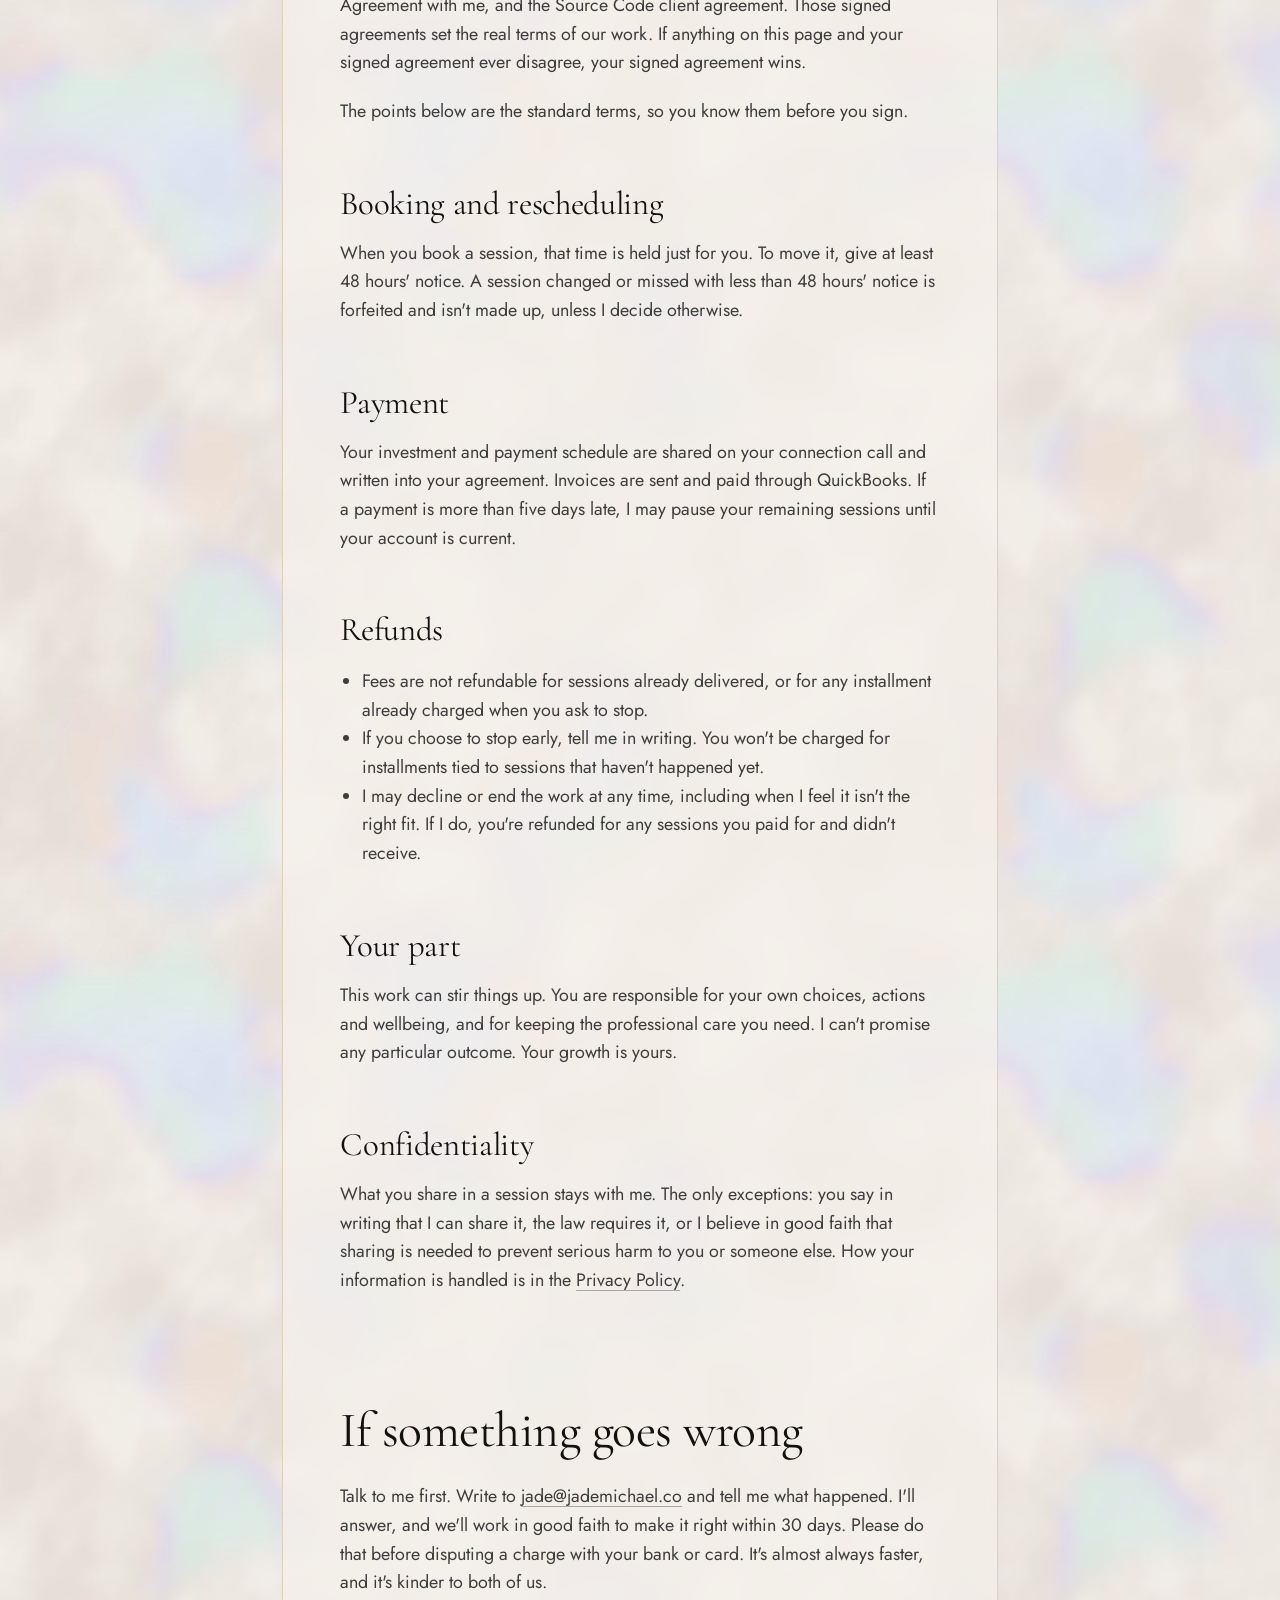
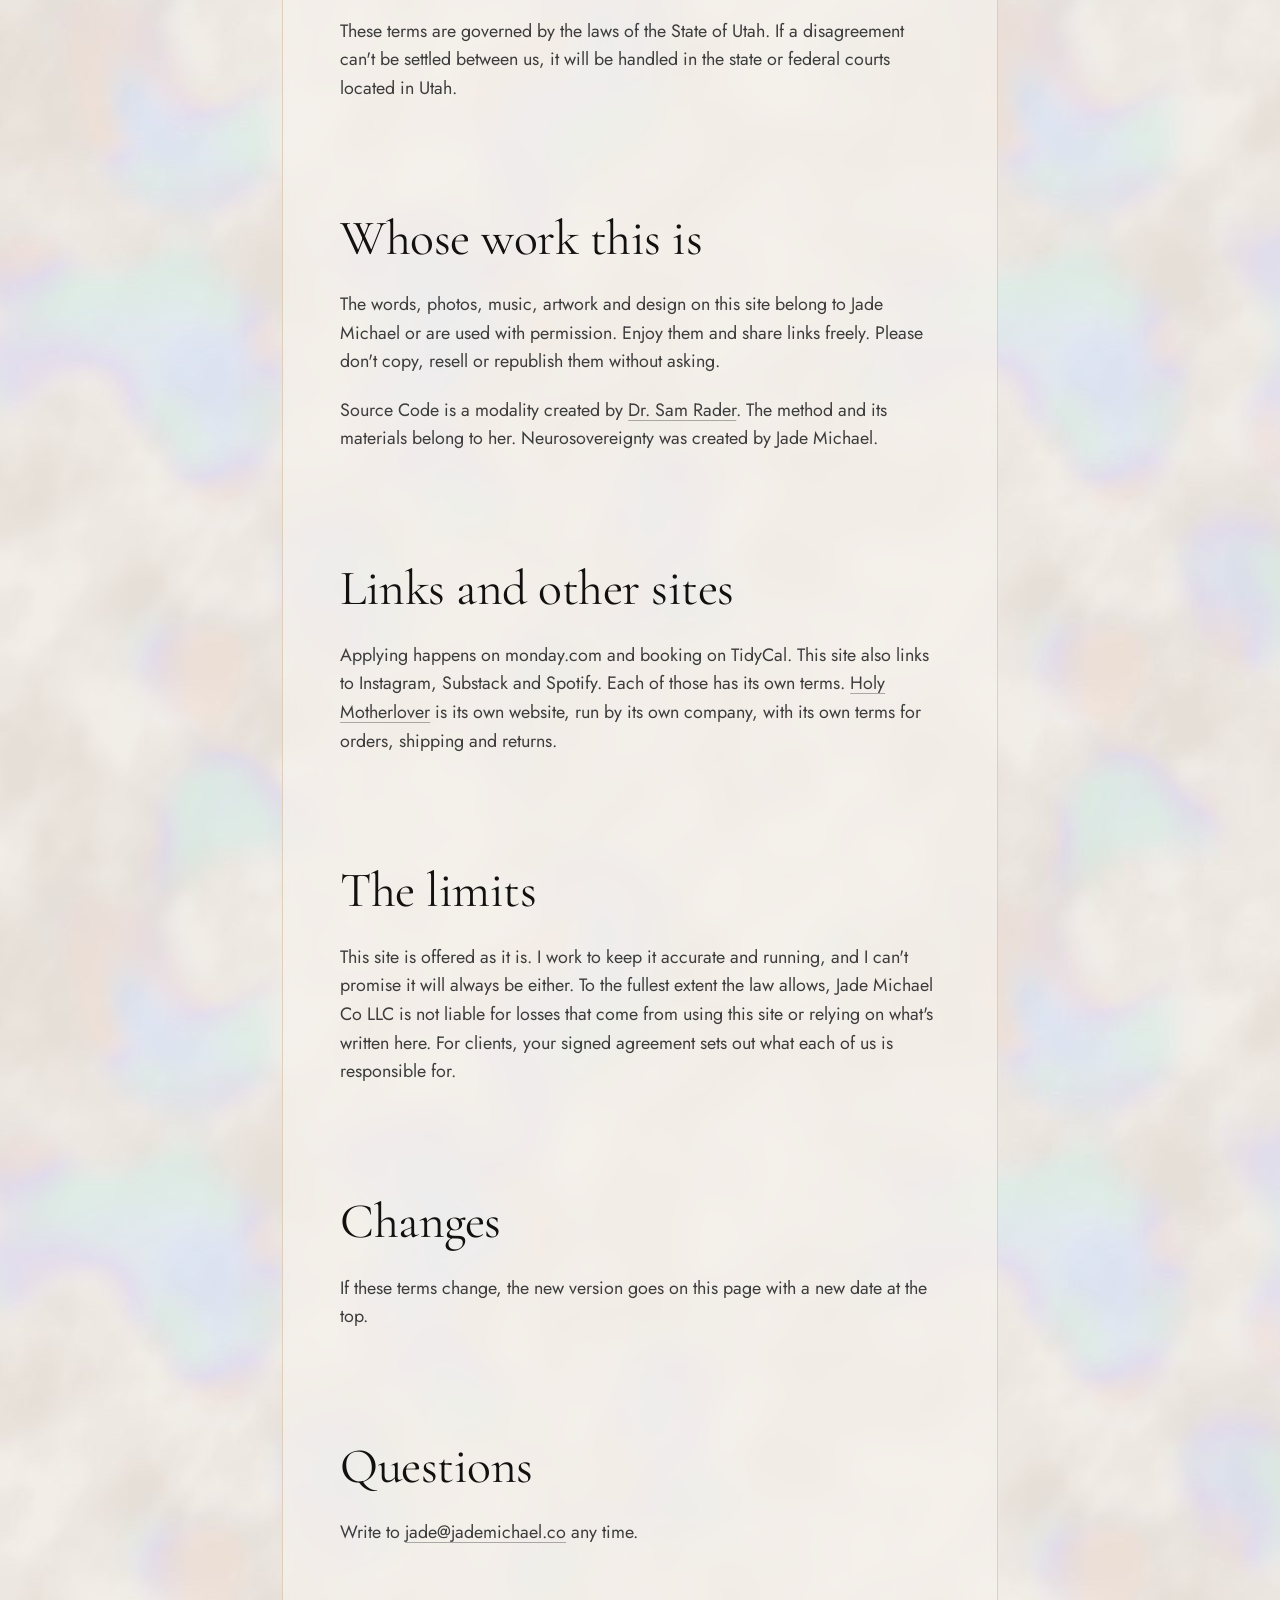
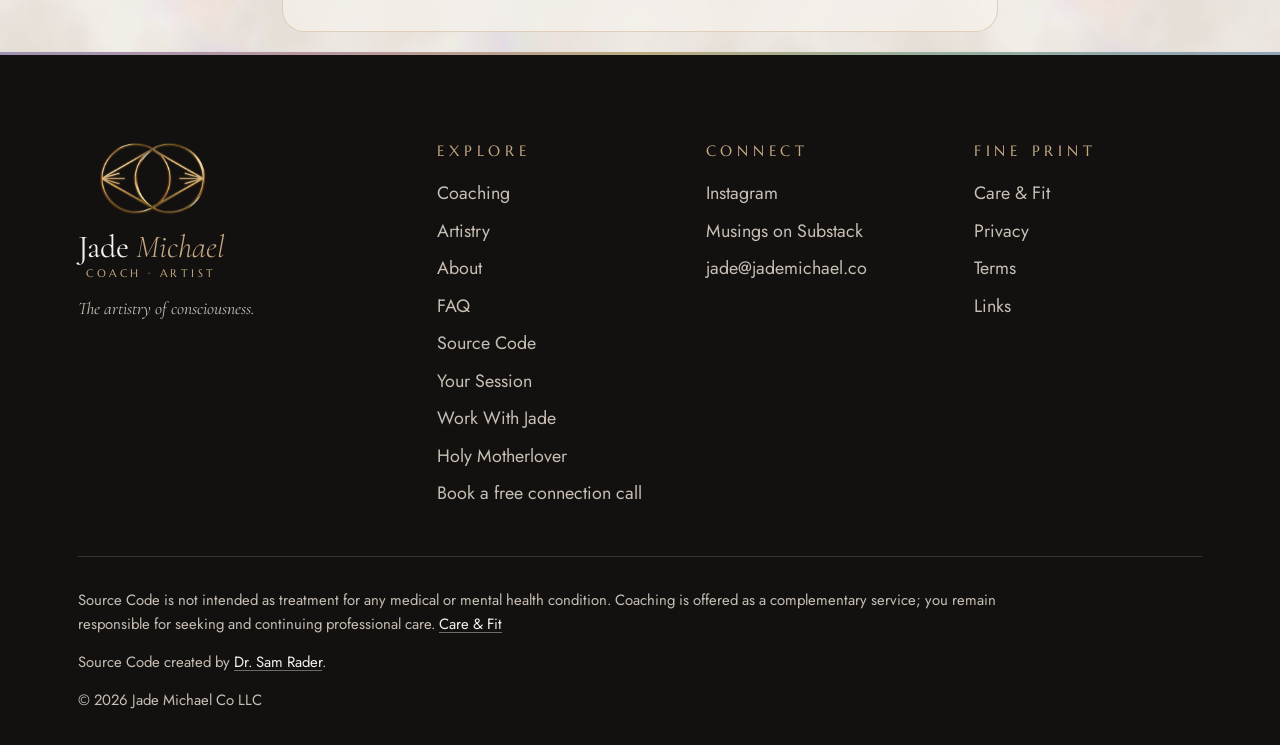
<file: site/terms.html>
<!doctype html>
<html lang="en">
<head>
  <meta charset="utf-8">
  <meta name="viewport" content="width=device-width, initial-scale=1">
  <title>Terms · Jade Michael</title>
  <meta name="description" content="The terms for jademichael.co and the standard terms for working with Jade Michael: booking, payment, refunds and how we handle disagreements.">
  <link rel="icon" type="image/png" sizes="32x32" href="assets/img/favicon-32.png">
  <link rel="icon" type="image/png" sizes="192x192" href="assets/img/favicon-192.png">
  <link rel="preconnect" href="https://fonts.googleapis.com">
  <link rel="preconnect" href="https://fonts.gstatic.com" crossorigin>
  <link rel="stylesheet" href="assets/css/brand.css">
  <link rel="stylesheet" href="assets/css/style.css">
  <script src="site.config.js"></script>
  <script src="assets/js/boot.js"></script>
</head>
<body>
  <a class="skip-link" href="#main">Skip to content</a>
  <header class="site-header" data-site-header></header>

  <main id="main">
    <section class="page-hero" aria-labelledby="page-h">
      <div class="container">
        <p class="eyebrow">Terms</p>
        <h1 id="page-h">The terms, <em class="accent-i">told straight.</em></h1>
        <p class="lede">How this site works, and how we work together.</p>
      </div>
    </section>

    <section class="section section--tight" aria-label="Terms of use">
      <div class="container container--narrow prose">
        <p><em>Last updated November 24, 2026.</em></p>
        <p>These are the terms for jademichael.co, run by Jade Michael Co LLC, a Utah company ("Jade," "I," "we"). By using this site, you agree to them. If you become a client, you'll also sign a client agreement, and that one leads (more on that below).</p>

        <h2>What this site is</h2>
        <p>This site shares my coaching, my art and how to work with me. Everything here is offered as information and inspiration. It is not professional advice of any kind, and reading it does not make you my client.</p>

        <div class="callout">
          <h3>Please read</h3>
          <p>Source Code is not intended as treatment for any medical or mental health condition. Coaching is offered as a complementary service; you remain responsible for seeking and continuing professional care.</p>
        </div>
        <p>More on how I hold that: <a href="care.html">Care &amp; Fit</a>.</p>

        <h2>Working together</h2>
        <p>The free connection call is a conversation, not a commitment, for either of us. Before a first paid session, every client signs two things: a Coaching Services Agreement with me, and the Source Code client agreement. Those signed agreements set the real terms of our work. If anything on this page and your signed agreement ever disagree, your signed agreement wins.</p>
        <p>The points below are the standard terms, so you know them before you sign.</p>

        <h3>Booking and rescheduling</h3>
        <p>When you book a session, that time is held just for you. To move it, give at least 48 hours' notice. A session changed or missed with less than 48 hours' notice is forfeited and isn't made up, unless I decide otherwise.</p>

        <h3>Payment</h3>
        <p>Your investment and payment schedule are shared on your connection call and written into your agreement. Invoices are sent and paid through QuickBooks. If a payment is more than five days late, I may pause your remaining sessions until your account is current.</p>

        <h3>Refunds</h3>
        <ul>
          <li>Fees are not refundable for sessions already delivered, or for any installment already charged when you ask to stop.</li>
          <li>If you choose to stop early, tell me in writing. You won't be charged for installments tied to sessions that haven't happened yet.</li>
          <li>I may decline or end the work at any time, including when I feel it isn't the right fit. If I do, you're refunded for any sessions you paid for and didn't receive.</li>
        </ul>

        <h3>Your part</h3>
        <p>This work can stir things up. You are responsible for your own choices, actions and wellbeing, and for keeping the professional care you need. I can't promise any particular outcome. Your growth is yours.</p>

        <h3>Confidentiality</h3>
        <p>What you share in a session stays with me. The only exceptions: you say in writing that I can share it, the law requires it, or I believe in good faith that sharing is needed to prevent serious harm to you or someone else. How your information is handled is in the <a href="privacy.html">Privacy Policy</a>.</p>

        <h2>If something goes wrong</h2>
        <p>Talk to me first. Write to <a data-email></a> and tell me what happened. I'll answer, and we'll work in good faith to make it right within 30 days. Please do that before disputing a charge with your bank or card. It's almost always faster, and it's kinder to both of us.</p>
        <p>These terms are governed by the laws of the State of Utah. If a disagreement can't be settled between us, it will be handled in the state or federal courts located in Utah.</p>

        <h2>Whose work this is</h2>
        <p>The words, photos, music, artwork and design on this site belong to Jade Michael or are used with permission. Enjoy them and share links freely. Please don't copy, resell or republish them without asking.</p>
        <p>Source Code is a modality created by <a href="https://drsamrader.com" data-href="links.drSam" target="_blank" rel="noopener">Dr. Sam Rader</a>. The method and its materials belong to her. Neurosovereignty was created by Jade Michael.</p>

        <h2>Links and other sites</h2>
        <p>Applying happens on monday.com and booking on TidyCal. This site also links to Instagram, Substack and Spotify. Each of those has its own terms. <a href="https://holymotherlover.com" data-href="links.hmlSite" target="_blank" rel="noopener">Holy Motherlover</a> is its own website, run by its own company, with its own terms for orders, shipping and returns.</p>

        <h2>The limits</h2>
        <p>This site is offered as it is. I work to keep it accurate and running, and I can't promise it will always be either. To the fullest extent the law allows, Jade Michael Co LLC is not liable for losses that come from using this site or relying on what's written here. For clients, your signed agreement sets out what each of us is responsible for.</p>

        <h2>Changes</h2>
        <p>If these terms change, the new version goes on this page with a new date at the top.</p>

        <h2>Questions</h2>
        <p>Write to <a data-email></a> any time.</p>
      </div>
    </section>
  </main>

  <footer class="site-footer" data-site-footer></footer>
  <script src="assets/js/site.js"></script>
</body>
</html>
</file>
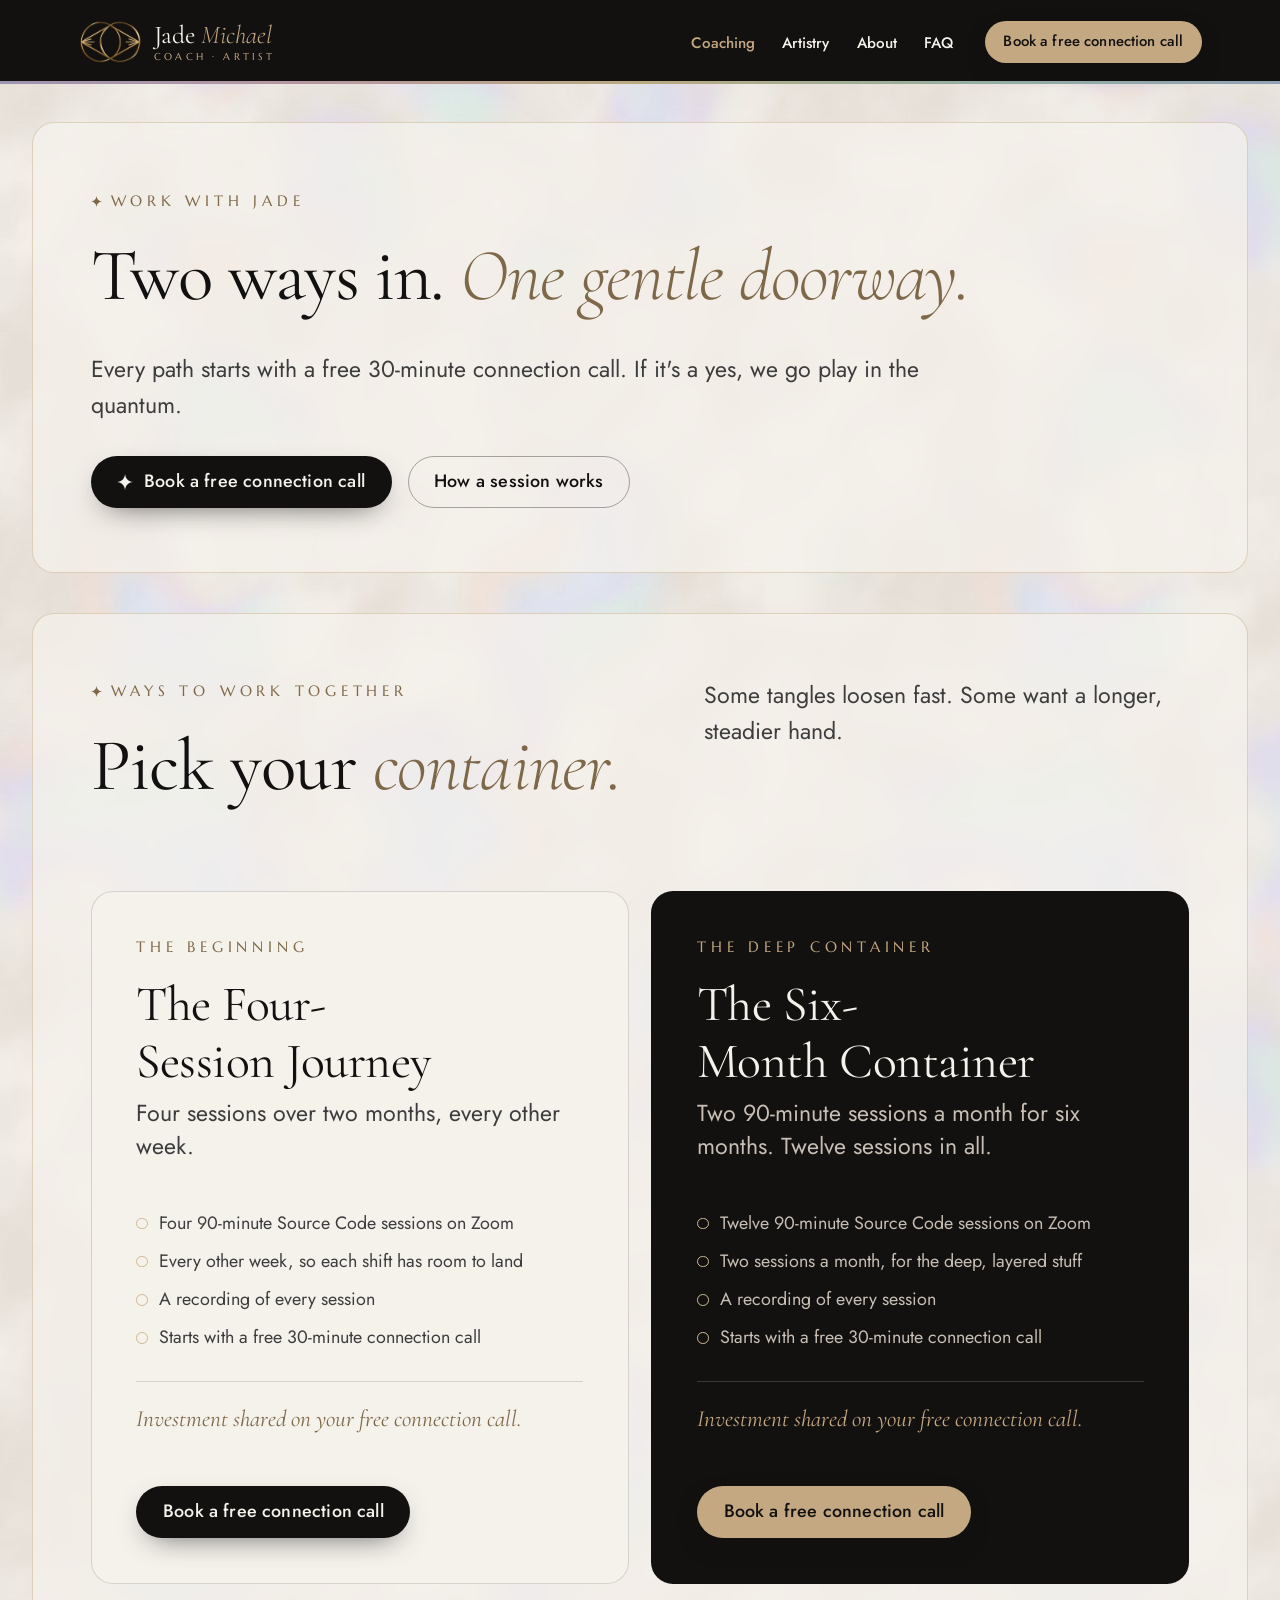
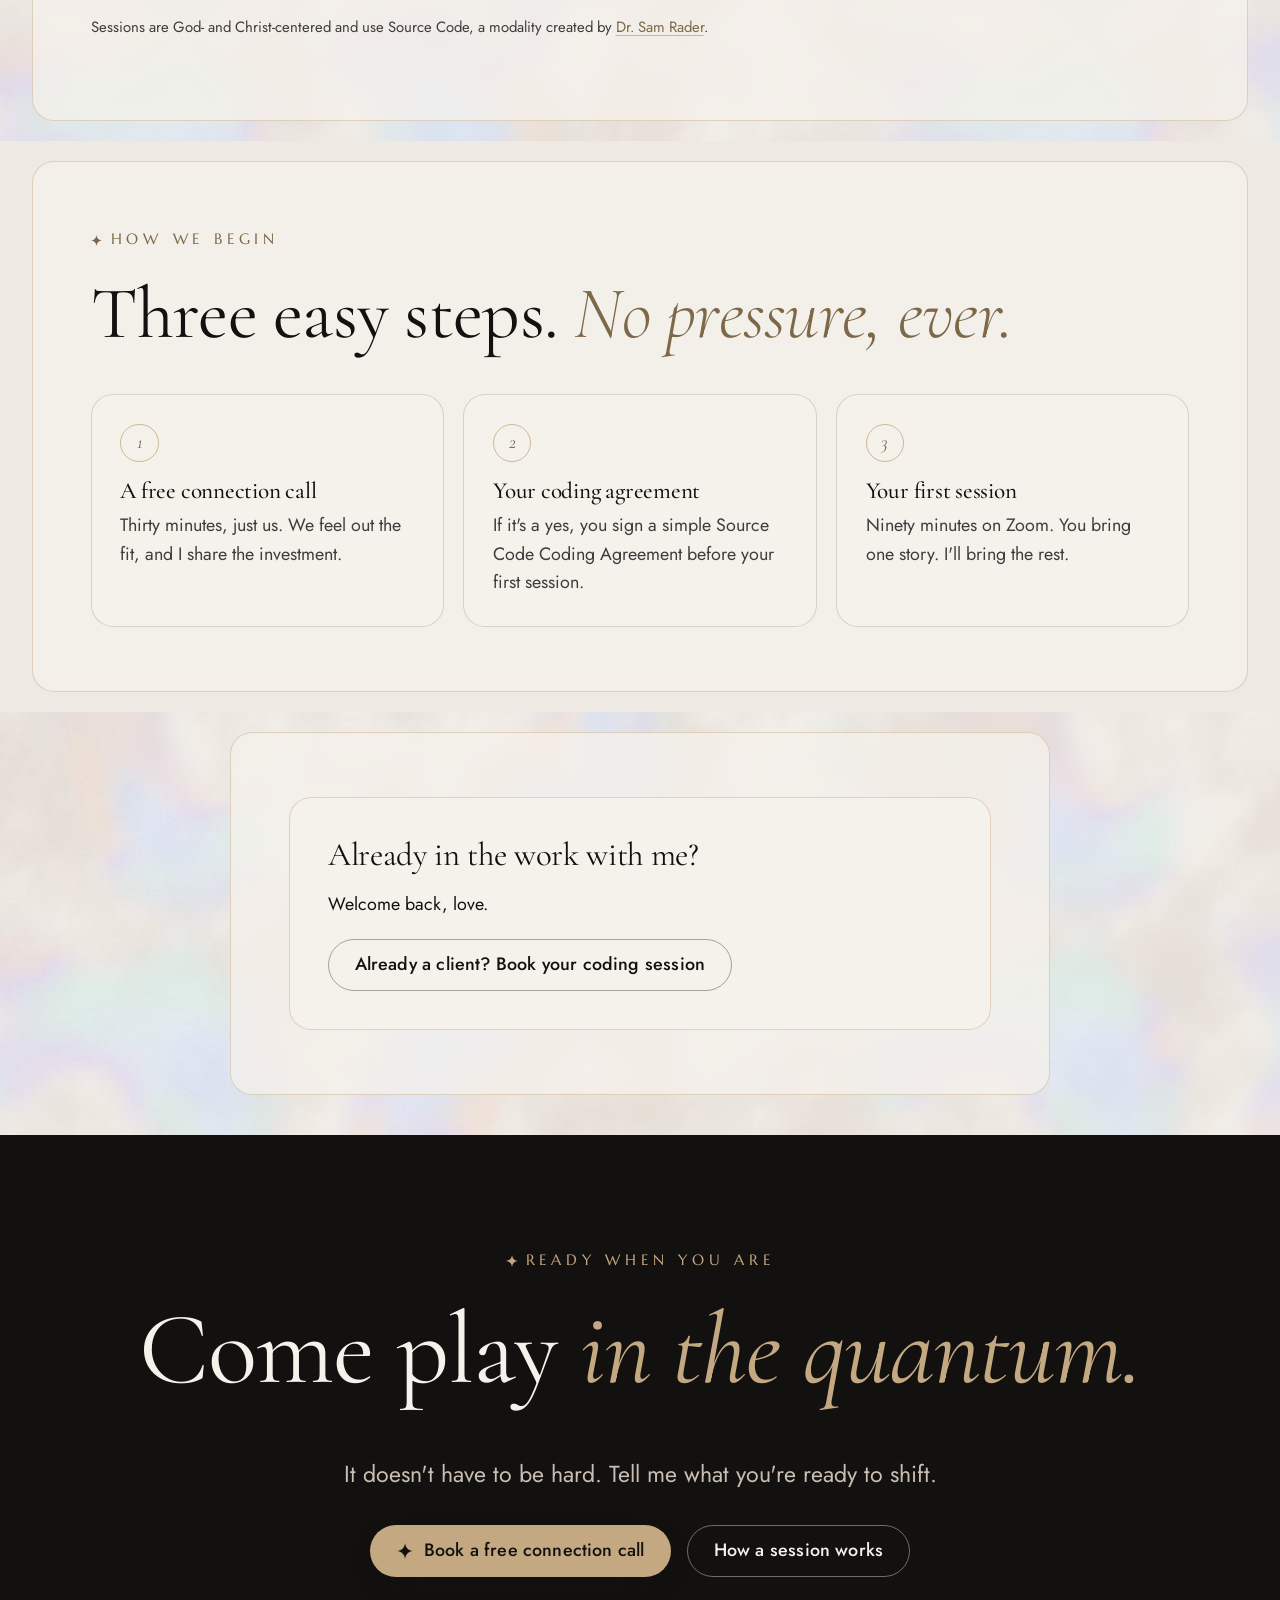
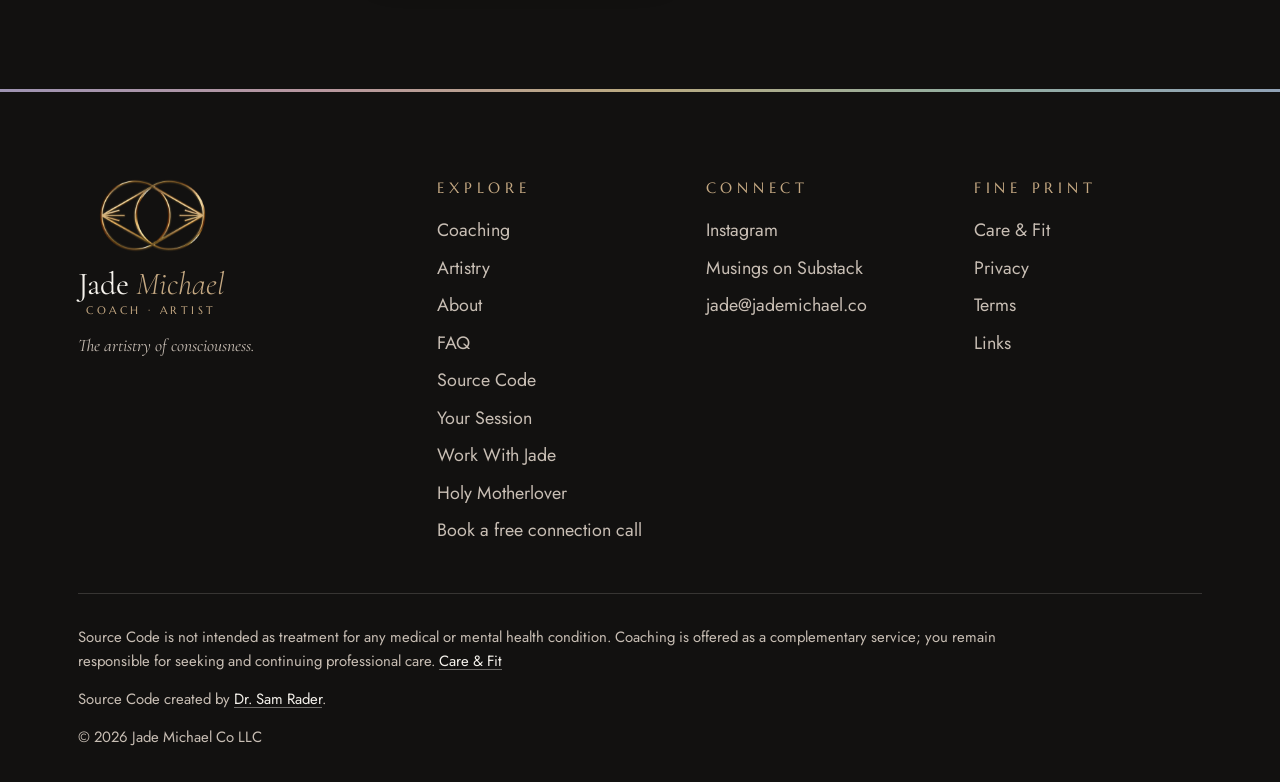
<file: site/work-with-jade.html>
<!doctype html>
<html lang="en">
<head>
  <meta charset="utf-8">
  <meta name="viewport" content="width=device-width, initial-scale=1">
  <title>Work With Jade · Jade Michael</title>
  <meta name="description" content="Two ways to work 1:1 with Jade Michael in Source Code sessions. Every path begins with a free 30-minute connection call.">
  <link rel="icon" type="image/png" sizes="32x32" href="assets/img/favicon-32.png">
  <link rel="icon" type="image/png" sizes="192x192" href="assets/img/favicon-192.png">
  <link rel="preconnect" href="https://fonts.googleapis.com">
  <link rel="preconnect" href="https://fonts.gstatic.com" crossorigin>
  <link rel="stylesheet" href="assets/css/brand.css">
  <link rel="stylesheet" href="assets/css/style.css">
  <script src="site.config.js"></script>
  <script src="assets/js/boot.js"></script>
</head>
<body>
  <a class="skip-link" href="#main">Skip to content</a>
  <header class="site-header" data-site-header></header>

  <main id="main">

    <!-- ============ PAGE HERO ============ -->
    <section class="page-hero" aria-labelledby="page-h">
      <div class="container">
        <p class="eyebrow" data-reveal>Work with Jade</p>
        <h1 id="page-h" data-reveal>Two ways in. <em class="accent-i gold-moment">One gentle doorway.</em></h1>
        <p class="lede" data-reveal>Every path starts with a free 30-minute connection call. If it's a yes, we go play in the quantum.</p>
        <div class="btn-row" data-reveal>
          <a class="btn" href="apply.html" data-href="links.apply">
            <svg class="spark" viewBox="0 0 24 24" aria-hidden="true"><path d="M12 0C12.8 7.2 16.8 11.2 24 12 16.8 12.8 12.8 16.8 12 24 11.2 16.8 7.2 12.8 0 12 7.2 11.2 11.2 7.2 12 0Z"/></svg>
            Book a free connection call
          </a>
          <a class="btn btn--ghost" href="session.html">How a session works</a>
        </div>
      </div>
    </section>

    <!-- ============ PACKAGES ============ -->
    <section class="section" aria-labelledby="packages-h">
      <div class="container">
        <div class="split split--top">
          <div>
            <p class="eyebrow" data-reveal>Ways to work together</p>
            <h2 id="packages-h" data-reveal>Pick your <em class="accent-i">container.</em></h2>
          </div>
          <p class="lede" data-reveal data-delay="1">Some tangles loosen fast. Some want a longer, steadier hand.</p>
        </div>
        <div class="offers" data-offers></div>
        <p class="credit-line" data-reveal style="margin-top: 2rem;">Sessions are God- and Christ-centered and use Source Code, a modality created by <a href="https://drsamrader.com" data-href="links.drSam" target="_blank" rel="noopener">Dr. Sam Rader</a>.</p>
      </div>
    </section>

    <!-- ============ HOW WE BEGIN ============ -->
    <section class="section section--alt" aria-labelledby="begin-h">
      <div class="container">
        <p class="eyebrow" data-reveal>How we begin</p>
        <h2 id="begin-h" data-reveal>Three easy steps. <em class="accent-i">No pressure, ever.</em></h2>
        <ol class="begin">
          <li data-reveal>
            <h3>A free connection call</h3>
            <p>Thirty minutes, just us. We feel out the fit, and I share the investment.</p>
          </li>
          <li data-reveal data-delay="1">
            <h3>Your coding agreement</h3>
            <p>If it's a yes, you sign a simple Source Code Coding Agreement before your first session.</p>
          </li>
          <li data-reveal data-delay="2">
            <h3>Your first session</h3>
            <p>Ninety minutes on Zoom. You bring one story. I'll bring the rest.</p>
          </li>
        </ol>
      </div>
    </section>

    <!-- ============ CURRENT CLIENTS ============ -->
    <section class="section section--tight" aria-labelledby="current-h">
      <div class="container container--narrow">
        <div class="callout" data-reveal>
          <h3 id="current-h">Already in the work with me?</h3>
          <p>Welcome back, love.</p>
          <a class="btn btn--ghost" href="https://tidycal.com/1xge45p/90-minute-meeting" data-href="links.bookSession" target="_blank" rel="noopener">Already a client? Book your coding session</a>
        </div>
      </div>
    </section>

    <!-- ============ FINAL CTA ============ -->
    <section class="section section--band cta-band" aria-labelledby="cta-h">
      <div class="container">
        <p class="eyebrow" data-reveal>Ready when you are</p>
        <h2 id="cta-h" data-reveal>Come play <em class="gold-moment">in the quantum.</em></h2>
        <p class="lede" data-reveal>It doesn't have to be hard. Tell me what you're ready to shift.</p>
        <div class="btn-row" data-reveal>
          <a class="btn" href="apply.html" data-href="links.apply">
            <svg class="spark" viewBox="0 0 24 24" aria-hidden="true"><path d="M12 0C12.8 7.2 16.8 11.2 24 12 16.8 12.8 12.8 16.8 12 24 11.2 16.8 7.2 12.8 0 12 7.2 11.2 11.2 7.2 12 0Z"/></svg>
            Book a free connection call
          </a>
          <a class="btn btn--ghost" href="session.html">How a session works</a>
        </div>
      </div>
    </section>
  </main>

  <footer class="site-footer" data-site-footer></footer>
  <script src="assets/js/site.js"></script>
</body>
</html>
</file>
<file: site/assets/css/brand.css>
/* =========================================================
   Jade Michael — the brand, in one file.
   Moonstone Sand, from Brand Guidelines v1.0 (10.30.26).

   This file is PAINTING: Jade can change anything here and publish it herself.
     - Fonts:  the @import line below loads them from Google Fonts,
               and the three --font lines say where each one is used.
     - Colors: every color on the site comes from the list under it.
     - Logo:   replace assets/img/jade-mark-gold.png (same file name).
     - Favicons: replace assets/img/favicon-32.png and favicon-192.png.
     - Title under the logo: "titleLine" in site.config.js.
   ========================================================= */

@import url("https://fonts.googleapis.com/css2?family=Cormorant+Garamond:ital,wght@0,300;0,400;0,500;1,300;1,400;1,500&family=Jost:wght@400;500;600&family=Marcellus&display=swap");

:root {
  --font-display: "Cormorant Garamond", "Iowan Old Style", Georgia, serif;
  --font-label: "Marcellus", "Cormorant Garamond", Georgia, serif;
  --font-body: "Jost", "Avenir Next", system-ui, sans-serif;
}

:root {
  --bg: #eee9e2;              /* Moonstone Ground */
  --bg-alt: #eee9e2;
  --surface: #f5f2ec;         /* Ivory */
  --ink: #121110;             /* Black: titles, her name */
  --ink-soft: #3d3d3d;        /* Graphite: paragraphs */
  --muted: #3d3d3d;
  --accent: #7d6849;          /* Deep Sand: accent words and small capitals on ivory */
  --secondary: #7d6849;
  --gold: #ceb993;            /* Ring Gold: fine lines, the photo arch. Never words on ivory */
  --sand: #c4a882;            /* Sand: lives on black and as fills. Never words on ivory */
  --button: #121110;
  --button-hover: #3d3d3d;
  --on-button: #f5f2ec;
  --line: rgba(18, 17, 16, 0.14);
  --shadow: 0 30px 60px -30px rgba(18, 17, 16, 0.28);
  --band-bg: #121110;
  --band-ink: #f5f2ec;
  --band-soft: #c8beb4;       /* White Stone: fine print on black */
  --band-accent: #c4a882;
  --card: rgba(245, 242, 236, 0.72);  /* more moonstone (Jade, 11.13.26); below 0.7 Deep Sand drops under AA */
  --card-edge: color-mix(in srgb, var(--sand) 45%, transparent);
  /* The rainbow glints live only as light, never as solid color */
  --rainbow: linear-gradient(90deg, #cdbfe8, #efc4cf, #f2dda6, #bfe3d0, #bbd3ee);
  --photo-ph: linear-gradient(160deg, #eee9e2 0%, #ceb993 55%, #c8beb4 100%);
  color-scheme: light;
}
</file>
<file: site/assets/css/style.css>
/* =========================================================
   Jade Michael Co LLC — one stylesheet for the whole site
   Moonstone Sand, from Brand Guidelines v1.0 (10.30.26).
   One look, no theme switcher. Pages never hard-code a hex.
   Colors and fonts live in brand.css, which every page loads first.
   ========================================================= */

:root {
  --step--1: clamp(0.84rem, 0.81rem + 0.15vw, 0.93rem);
  --step-0: clamp(1rem, 0.96rem + 0.2vw, 1.125rem);
  --step-1: clamp(1.18rem, 1.08rem + 0.5vw, 1.45rem);
  --step-2: clamp(1.45rem, 1.25rem + 1vw, 2.05rem);
  --step-3: clamp(1.9rem, 1.5rem + 2vw, 3.1rem);
  --step-4: clamp(2.5rem, 1.8rem + 3.5vw, 4.6rem);
  --step-5: clamp(2.9rem, 1.9rem + 5.6vw, 6.9rem);
  --gutter: clamp(1.25rem, 4vw, 3rem);
  --radius: 22px;
  --ease: cubic-bezier(0.22, 1, 0.36, 1);
}

/* ---------- Base ---------- */
*, *::before, *::after { box-sizing: border-box; }
html { -webkit-text-size-adjust: 100%; scroll-behavior: smooth; }
body {
  margin: 0;
  background: var(--bg);
  color: var(--ink);
  font-family: var(--font-body);
  font-size: var(--step-0);
  line-height: 1.6;
  -webkit-font-smoothing: antialiased;
  transition: background-color 0.5s var(--ease), color 0.5s var(--ease);
  overflow-x: hidden;
}
img, svg { display: block; max-width: 100%; }
img { height: auto; }
a { color: inherit; text-decoration-color: color-mix(in srgb, currentColor 40%, transparent); text-underline-offset: 0.2em; text-decoration-thickness: 1px; }
a:hover { text-decoration-color: currentColor; }
p { margin: 0 0 1.1em; }
ul, ol { padding-left: 1.2em; }
h1, h2, h3, h4 {
  font-family: var(--font-display);
  font-weight: 400;
  line-height: 1.08;
  letter-spacing: -0.01em;
  margin: 0 0 0.5em;
  font-optical-sizing: auto;
  text-wrap: balance;
}
h1 { font-size: var(--step-5); letter-spacing: -0.015em; }
h2 { font-size: var(--step-4); }
h3 { font-size: var(--step-2); line-height: 1.15; }
em, .i { font-style: italic; }
.accent-i { font-style: italic; color: var(--accent); font-weight: 300; }
.accent-s { color: var(--secondary); }
strong { font-weight: 600; }

:focus-visible {
  outline: 3px solid var(--secondary);
  outline-offset: 3px;
  border-radius: 6px;
}
.skip-link {
  position: absolute; left: 1rem; top: -100px; z-index: 200;
  background: var(--ink); color: var(--bg); padding: 0.7rem 1rem; border-radius: 10px;
}
.skip-link:focus { top: 1rem; }
[hidden] { display: none !important; }
.sr-only { position: absolute; width: 1px; height: 1px; padding: 0; margin: -1px; overflow: hidden; clip: rect(0 0 0 0); white-space: nowrap; border: 0; }

/* ---------- Layout ---------- */
.container { width: 100%; max-width: 1220px; margin-inline: auto; padding-inline: var(--gutter); }
.container--narrow { max-width: 820px; }
.section { padding-block: clamp(4.5rem, 10vw, 9rem); position: relative; }
.section--tight { padding-block: clamp(3rem, 6vw, 5rem); }
.section--alt { background: var(--bg-alt); }
.section--band { background: var(--band-bg); color: var(--band-ink); }
.section--band .eyebrow { color: var(--band-accent); }
.section--band .lede, .section--band p { color: var(--band-soft); }
.split {
  display: grid; gap: clamp(2.5rem, 6vw, 6rem); align-items: center;
}
@media (min-width: 900px) {
  .split { grid-template-columns: 1.05fr 0.95fr; }
  .split--flip > :first-child { order: 2; }
  .split--top { align-items: start; }
}
.stack > * + * { margin-top: 1rem; }

/* ---------- Type helpers ---------- */
.eyebrow {
  display: inline-flex; align-items: center; gap: 0.55em;
  font-family: var(--font-body); font-size: var(--step--1);
  font-weight: 700; letter-spacing: 0.18em; text-transform: uppercase;
  color: var(--accent); margin: 0 0 1.4rem;
}
.eyebrow::before {
  content: ""; width: 0.8em; height: 0.8em; flex: none;
  background: currentColor;
  -webkit-mask: url("data:image/svg+xml,%3Csvg xmlns='http://www.w3.org/2000/svg' viewBox='0 0 24 24'%3E%3Cpath d='M12 0C12.8 7.2 16.8 11.2 24 12 16.8 12.8 12.8 16.8 12 24 11.2 16.8 7.2 12.8 0 12 7.2 11.2 11.2 7.2 12 0Z'/%3E%3C/svg%3E") center/contain no-repeat;
          mask: url("data:image/svg+xml,%3Csvg xmlns='http://www.w3.org/2000/svg' viewBox='0 0 24 24'%3E%3Cpath d='M12 0C12.8 7.2 16.8 11.2 24 12 16.8 12.8 12.8 16.8 12 24 11.2 16.8 7.2 12.8 0 12 7.2 11.2 11.2 7.2 12 0Z'/%3E%3C/svg%3E") center/contain no-repeat;
}
.lede { font-size: var(--step-1); color: var(--ink-soft); line-height: 1.55; max-width: 38em; }
.prose { max-width: 40em; }
.prose p, .prose li { color: var(--ink-soft); }
.prose h2 { font-size: var(--step-3); margin-top: 2.2em; }
.prose h3 { margin-top: 1.8em; }
.prose blockquote, .pull {
  margin: 2rem 0; padding: 0 0 0 1.4rem; border-left: 2px solid var(--gold);
  font-family: var(--font-display); font-style: italic; font-size: var(--step-2);
  line-height: 1.3; color: var(--ink); font-weight: 400;
}
.small { font-size: var(--step--1); color: var(--muted); }
.credit-line { font-size: var(--step--1); color: var(--muted); }
.credit-line a { color: var(--secondary); }

/* ---------- Buttons ---------- */
.btn-row { display: flex; flex-wrap: wrap; gap: 0.8rem 1rem; align-items: center; margin-top: 2rem; }
.btn {
  display: inline-flex; align-items: center; justify-content: center; gap: 0.6em;
  min-height: 52px; padding: 0.85rem 1.6rem; border-radius: 999px;
  font: 500 var(--step-0)/1.2 var(--font-body); letter-spacing: 0.01em;
  text-decoration: none; cursor: pointer; border: 1.5px solid transparent;
  background: var(--button); color: var(--on-button);
  transition: transform 0.35s var(--ease), background-color 0.3s, box-shadow 0.35s var(--ease), color 0.3s;
  box-shadow: 0 10px 30px -14px color-mix(in srgb, var(--button) 80%, transparent);
}
.btn:hover { background: var(--button-hover); transform: translateY(-2px); }
.btn .spark { width: 0.9em; height: 0.9em; fill: currentColor; }
.btn--ghost {
  background: transparent; color: var(--ink); border-color: color-mix(in srgb, var(--ink) 35%, transparent); box-shadow: none;
}
.btn--ghost:hover { background: color-mix(in srgb, var(--ink) 6%, transparent); border-color: var(--ink); }
.btn--small { min-height: 42px; padding: 0.55rem 1.1rem; font-size: var(--step--1); }
.btn--block { width: 100%; }
.section--band .btn--ghost { color: var(--band-ink); border-color: color-mix(in srgb, var(--band-ink) 40%, transparent); }
.section--band .btn:not(.btn--ghost) { background: var(--band-accent); color: var(--band-bg); }
.section--band .btn--ghost:hover { background: color-mix(in srgb, var(--band-ink) 8%, transparent); border-color: var(--band-ink); }
.text-link {
  font-weight: 500; color: var(--secondary); text-decoration: none;
  border-bottom: 1.5px solid color-mix(in srgb, var(--secondary) 40%, transparent);
  padding-bottom: 2px;
}
.text-link:hover { border-bottom-color: currentColor; }
.text-link::after { content: " \2192"; }

/* ---------- Header ---------- */
.site-header {
  position: sticky; top: 0; z-index: 50;
  background: var(--band-bg); color: var(--band-ink);
}
.site-header::after { content: ""; position: absolute; left: 0; right: 0; bottom: 0; height: 3px; background: var(--rainbow); opacity: 0.75; }
.site-header :focus-visible { outline-color: var(--band-accent); }
.header__inner { display: flex; align-items: center; justify-content: space-between; gap: 1rem; min-height: 84px; }
.wordmark {
  display: inline-flex; align-items: center; gap: 0.75rem; text-decoration: none; color: var(--band-ink);
  font-family: var(--font-display); font-size: 1.6rem; font-weight: 400; line-height: 1;
}
.wordmark em { color: var(--band-accent); font-weight: 300; }
.wordmark__mark { width: 64px; height: auto; flex: none; }
.wordmark__text { display: grid; gap: 0.3rem; }
.wordmark__title { font: 400 0.62rem/1 var(--font-label); letter-spacing: 0.32em; text-transform: uppercase; color: var(--band-accent); }
.nav-toggle {
  display: inline-flex; align-items: center; gap: 0.5rem;
  background: none; border: 1.5px solid color-mix(in srgb, var(--band-ink) 40%, transparent); color: var(--band-ink);
  border-radius: 999px; min-height: 44px; padding: 0.4rem 1rem; font: 500 var(--step--1) var(--font-body); cursor: pointer;
}
.nav-toggle__bars { width: 18px; height: 10px; position: relative; }
.nav-toggle__bars::before, .nav-toggle__bars::after { content: ""; position: absolute; left: 0; right: 0; height: 1.5px; background: currentColor; transition: transform 0.3s var(--ease); }
.nav-toggle__bars::before { top: 0; } .nav-toggle__bars::after { bottom: 0; }
.nav-toggle[aria-expanded="true"] .nav-toggle__bars::before { transform: translateY(4.25px) rotate(45deg); }
.nav-toggle[aria-expanded="true"] .nav-toggle__bars::after { transform: translateY(-4.25px) rotate(-45deg); }
.nav { display: none; }
.nav ul { list-style: none; margin: 0; padding: 0; }
.nav a:not(.btn) { text-decoration: none; font-weight: 500; color: var(--band-ink); }
.nav a[aria-current="page"]:not(.btn) { color: var(--band-accent); }
.nav .btn { background: var(--band-accent); color: var(--band-bg); }
.nav .btn:hover { background: var(--band-ink); }
.nav.is-open {
  display: block; position: absolute; left: 0; right: 0; top: 100%;
  background: var(--band-bg);
  padding: 1rem var(--gutter) 1.8rem;
}
.nav.is-open li a:not(.btn) { display: block; padding: 0.85rem 0; font-family: var(--font-display); font-size: 1.6rem; border-bottom: 1px solid color-mix(in srgb, var(--band-ink) 18%, transparent); }
.nav.is-open .btn { margin-top: 1.4rem; width: 100%; }
@media (min-width: 960px) {
  .nav-toggle { display: none; }
  .nav, .nav.is-open { display: flex; position: static; align-items: center; gap: 2rem; padding: 0; background: none; border: 0; }
  .nav ul { display: flex; gap: 1.7rem; }
  .nav a:not(.btn) { font-size: 0.95rem; }
  .nav a:not(.btn):hover { color: var(--band-accent); }
}

/* ---------- Sparkles, orbit text ---------- */
.sparkle { position: absolute; width: 18px; height: 18px; fill: var(--gold); animation: twinkle 4.5s ease-in-out infinite; pointer-events: none; }
.sparkle--sm { width: 11px; height: 11px; }
.sparkle--lg { width: 26px; height: 26px; }
@keyframes twinkle { 0%, 100% { opacity: 0.25; transform: scale(0.8) rotate(0deg); } 50% { opacity: 1; transform: scale(1.1) rotate(20deg); } }

.orbit { position: absolute; width: 150px; height: 150px; color: var(--ink); pointer-events: none; }
.orbit__ring { width: 100%; height: 100%; animation: spin 48s linear infinite; }
.orbit text { font: 700 10px var(--font-body); letter-spacing: 0.16em; text-transform: uppercase; fill: currentColor; }
.orbit .orbit__star { position: absolute; inset: 0; margin: auto; width: 24%; height: 24%; fill: var(--accent); }
@keyframes spin { to { transform: rotate(360deg); } }

/* ---------- Photo frames ---------- */
.frame {
  position: relative; overflow: hidden; margin: 0;
  background: var(--photo-ph);
  border-radius: 999px 999px var(--radius) var(--radius);
  aspect-ratio: 4 / 5;
  box-shadow: var(--shadow);
}
.frame--soft { border-radius: var(--radius); }
.frame--round { border-radius: 50%; aspect-ratio: 1; }
.frame img { width: 100%; height: 100%; object-fit: cover; position: relative; z-index: 1; }
.frame.is-missing img { display: none; }
.frame__ph {
  position: absolute; inset: auto 0 0 0; padding: 1.2rem 1.4rem; z-index: 0;
  font: italic 400 0.95rem/1.4 var(--font-display); color: var(--ink);
}
.frame-wrap { position: relative; }
.frame-caption { margin-top: 0.9rem; font-size: var(--step--1); color: var(--muted); font-style: italic; }

/* ---------- Hero (home) ---------- */
.hero { position: relative; padding-block: clamp(2.5rem, 6vw, 5.5rem) clamp(4rem, 8vw, 7rem); overflow: hidden; }
.hero__grid { display: grid; gap: clamp(3rem, 6vw, 5rem); align-items: center; }
@media (min-width: 960px) { .hero__grid { grid-template-columns: 1.15fr 0.85fr; } }
.hero h1 { margin-bottom: 0.35em; }
.hero h1 .line { display: block; }
.hero__sub { font-size: var(--step-1); color: var(--ink-soft); max-width: 33em; line-height: 1.55; }
.hero__credit { margin-top: 1.8rem; }
.hero__media { position: relative; justify-self: center; width: min(100%, 470px); }
.hero__media .frame { z-index: 1; }
.hero__media .orbit { left: -58px; bottom: 9%; z-index: 2; color: var(--ink); }
.hero__media .orbit::before { content: ""; position: absolute; inset: 12px; border-radius: 50%; background: var(--bg); box-shadow: var(--shadow); z-index: -1; transition: background-color 0.5s; }
@media (max-width: 600px) {
  .hero__media { width: 82%; }
  .hero__media .orbit { width: 116px; height: 116px; left: -34px; }
}

/* ---------- Page hero (inner pages) ---------- */
.page-hero { position: relative; overflow: hidden; padding-block: clamp(3.5rem, 8vw, 7rem) clamp(2.5rem, 6vw, 4.5rem); }
.page-hero h1 { font-size: var(--step-4); max-width: 14em; }
.page-hero .container { position: relative; z-index: 1; }

/* ---------- Home: Sound familiar ---------- */
.journey { display: grid; gap: 2.5rem; margin-top: 3rem; }
@media (min-width: 900px) { .journey { grid-template-columns: 1fr auto 1fr auto 1.25fr; align-items: center; gap: 2rem; } }
.journey__label { font-size: var(--step--1); font-weight: 700; letter-spacing: 0.18em; text-transform: uppercase; color: var(--muted); margin-bottom: 0.8rem; }
.journey__from ul { list-style: none; margin: 0; padding: 0; }
.journey__from li {
  font-family: var(--font-display); font-size: var(--step-2); line-height: 1.25; color: var(--muted);
  text-decoration: line-through; text-decoration-color: color-mix(in srgb, var(--accent) 55%, transparent); text-decoration-thickness: 1.5px;
}
.journey__through { font-family: var(--font-display); font-style: italic; font-size: var(--step-3); color: var(--secondary); line-height: 1.1; }
.journey__to { font-family: var(--font-display); font-size: var(--step-3); line-height: 1.1; }
.journey__to em { color: var(--accent); }
.journey__arrow { width: 54px; height: 54px; color: var(--gold); justify-self: center; }
@media (max-width: 899px) { .journey__arrow { transform: rotate(90deg); } }
.familiar__punch {
  margin-top: clamp(3rem, 6vw, 5rem); padding-top: 2.5rem; border-top: 1px solid var(--line);
  display: grid; gap: 1.5rem;
}
@media (min-width: 900px) { .familiar__punch { grid-template-columns: 1fr 1.2fr; gap: 4rem; } }
.familiar__punch h3 { font-size: var(--step-3); }
.familiar__punch blockquote { margin: 0; font-family: var(--font-display); font-style: italic; font-size: var(--step-2); line-height: 1.35; font-weight: 400; }

/* ---------- Beats (what Source Code is) ---------- */
.beats { display: grid; gap: 1.2rem; margin-top: 3rem; counter-reset: beat; }
@media (min-width: 700px) { .beats { grid-template-columns: repeat(2, 1fr); } }
@media (min-width: 1100px) { .beats { grid-template-columns: repeat(4, 1fr); } }
.beat {
  position: relative; padding: 2rem 1.6rem 1.8rem; border-radius: var(--radius);
  background: var(--surface); border: 1px solid var(--line);
  transition: transform 0.5s var(--ease), box-shadow 0.5s var(--ease);
}
.beat:hover { transform: translateY(-4px); box-shadow: var(--shadow); }
.beat__num { font-family: var(--font-display); font-style: italic; font-size: 2.6rem; line-height: 1; color: var(--accent); margin-bottom: 1.2rem; display: block; }
.beat h3 { font-size: var(--step-1); font-weight: 500; margin-bottom: 0.6rem; }
.beat p { color: var(--ink-soft); font-size: 0.98rem; margin: 0; }

/* ---------- Session beats (4) ---------- */
.session-beats { list-style: none; padding: 0; margin: 3rem 0 0; display: grid; gap: 2.4rem; position: relative; }
@media (min-width: 900px) {
  .session-beats { grid-template-columns: repeat(4, 1fr); gap: 2rem; }
  .session-beats::before { content: ""; position: absolute; top: 42px; left: 6%; right: 6%; height: 1px; background: linear-gradient(90deg, transparent, var(--gold), transparent); }
}
.session-beat { position: relative; }
.session-beat__icon { width: 84px; height: 84px; color: var(--accent); background: var(--surface); border-radius: 50%; position: relative; margin-bottom: 1.2rem; }
.session-beat__icon svg { width: 100%; height: 100%; }
.session-beat__step { font-size: var(--step--1); font-weight: 700; letter-spacing: 0.16em; text-transform: uppercase; color: var(--secondary); }
.session-beat h3 { margin: 0.3rem 0 0.5rem; font-size: var(--step-2); }
.session-beat p { color: var(--ink-soft); margin: 0; }

/* ---------- Quote band ---------- */
.quote-band { text-align: left; overflow: hidden; }
.quote-band blockquote { margin: 0; position: relative; z-index: 1; }
.quote-band blockquote p {
  font-family: var(--font-display); font-weight: 300; font-size: var(--step-4);
  line-height: 1.1; letter-spacing: -0.01em; color: var(--band-ink); margin: 0; max-width: 15em;
}
.quote-band blockquote p em { color: var(--band-accent); }
.quote-band cite { display: block; margin-top: 2rem; font-style: normal; font-size: var(--step--1); letter-spacing: 0.18em; text-transform: uppercase; font-weight: 700; color: var(--band-soft); }

/* ---------- Testimonials ---------- */
.testimonials { display: grid; gap: 1.4rem; margin-top: 3rem; }
@media (min-width: 900px) { .testimonials { grid-template-columns: 1.6fr 1fr; grid-template-rows: auto auto; } .testimonial--feature { grid-row: span 2; } }
.testimonial {
  margin: 0; padding: clamp(1.8rem, 4vw, 3rem); border-radius: var(--radius);
  background: var(--surface); border: 1px solid var(--line); position: relative;
}
.testimonial--feature::before {
  content: "\201C"; position: absolute; top: -0.15em; left: 0.25em; font-family: var(--font-display);
  font-size: 9rem; line-height: 1; color: var(--gold); opacity: 0.55;
}
.testimonial blockquote { margin: 0; }
.testimonial--feature blockquote p { font-family: var(--font-display); font-size: var(--step-1); line-height: 1.5; font-weight: 400; }
.testimonial--feature blockquote p:last-child { font-style: italic; font-size: var(--step-2); line-height: 1.3; color: var(--accent); }
.testimonial figcaption { margin-top: 1.4rem; font-weight: 700; letter-spacing: 0.14em; text-transform: uppercase; font-size: var(--step--1); color: var(--muted); }
.testimonial--placeholder { background: transparent; border: 1.5px dashed var(--line); display: flex; flex-direction: column; justify-content: center; min-height: 180px; }
.testimonial--placeholder p { font-family: var(--font-display); font-style: italic; font-size: var(--step-1); color: var(--muted); margin: 0; }

/* ---------- Credentials chips ---------- */
.chips { list-style: none; padding: 0; margin: 1.8rem 0 0; display: flex; flex-wrap: wrap; gap: 0.55rem; }
.chips li { padding: 0.45rem 0.95rem; border-radius: 999px; border: 1px solid var(--line); font-size: var(--step--1); font-weight: 500; color: var(--ink-soft); background: color-mix(in srgb, var(--surface) 70%, transparent); }

/* ---------- Offers ---------- */
.offers { display: grid; gap: 1.4rem; margin-top: 3rem; }
@media (min-width: 860px) { .offers { grid-template-columns: 1fr 1fr; } }
.offer {
  display: flex; flex-direction: column; padding: clamp(1.8rem, 4vw, 2.8rem);
  border-radius: var(--radius); background: var(--surface); border: 1px solid var(--line); position: relative; overflow: hidden;
}
.offer--deep { background: var(--band-bg); color: var(--band-ink); border-color: transparent; }
.offer--deep .offer__summary, .offer--deep li { color: var(--band-soft); }
.offer--deep .offer__price { color: var(--band-accent); }
.offer--deep .btn { background: var(--band-accent); color: var(--band-bg); }
.offer__tag { font-size: var(--step--1); font-weight: 700; letter-spacing: 0.16em; text-transform: uppercase; color: var(--secondary); margin-bottom: 1rem; }
.offer--deep .offer__tag { color: var(--band-accent); }
.offer h3 { font-size: var(--step-3); margin-bottom: 0.4rem; }
.offer__summary { color: var(--ink-soft); font-size: var(--step-1); line-height: 1.45; }
.offer ul { list-style: none; padding: 0; margin: 1.2rem 0 1.8rem; display: grid; gap: 0.6rem; }
.offer li { display: flex; gap: 0.7rem; color: var(--ink-soft); }
.offer--deep li { color: var(--band-soft); }
.offer li::before { content: ""; flex: none; width: 0.65em; height: 0.65em; margin-top: 0.5em; border-radius: 50%; border: 1.5px solid var(--gold); }
.offer__price { font-family: var(--font-display); font-size: var(--step-2); color: var(--accent); margin-top: auto; padding-top: 1.2rem; border-top: 1px solid var(--line); }
.offer--deep .offer__price { border-top-color: color-mix(in srgb, var(--band-ink) 18%, transparent); }
.offer__price small { display: block; font-family: var(--font-body); font-size: var(--step--1); color: inherit; opacity: 0.85; margin-top: 0.2rem; }
.offer__price.is-hidden { font-style: italic; font-size: var(--step-1); }
.offer .btn { margin-top: 1.4rem; align-self: flex-start; }

/* ---------- Final CTA band ---------- */
.cta-band { overflow: hidden; text-align: center; }
.cta-band h2 { font-size: var(--step-5); color: var(--band-ink); position: relative; }
.cta-band h2 em { color: var(--band-accent); }
.cta-band .lede { margin-inline: auto; }
.cta-band .btn-row { justify-content: center; }
.cta-band .container { position: relative; z-index: 1; }

/* ---------- Full session steps ---------- */
.steps { list-style: none; padding: 0; margin: 3rem 0 0; counter-reset: step; display: grid; gap: 0; }
.steps li { counter-increment: step; display: grid; grid-template-columns: auto 1fr; gap: 0.4rem 1.6rem; padding: 2rem 0; border-top: 1px solid var(--line); }
.steps li:last-child { border-bottom: 1px solid var(--line); }
.steps li::before { content: counter(step, decimal-leading-zero); font-family: var(--font-display); font-style: italic; font-size: var(--step-3); line-height: 1; color: var(--accent); grid-row: span 2; min-width: 2.2ch; }
.steps h3 { margin: 0; font-size: var(--step-2); }
.steps p { margin: 0; color: var(--ink-soft); max-width: 40em; }

/* ---------- Callout ---------- */
.callout {
  padding: clamp(1.6rem, 4vw, 2.4rem); border-radius: var(--radius);
  background: var(--surface); border: 1px solid var(--card-edge);
}
.callout h3 { font-size: var(--step-2); }
.callout p:last-child { margin-bottom: 0; }

/* ---------- Begin (3 steps) ---------- */
.begin { list-style: none; padding: 0; margin: 2.5rem 0 0; display: grid; gap: 1.2rem; counter-reset: b; }
@media (min-width: 800px) { .begin { grid-template-columns: repeat(3, 1fr); } }
.begin li { counter-increment: b; padding: 1.8rem; border-radius: var(--radius); border: 1px solid var(--line); background: var(--surface); }
.begin li::before { content: counter(b); display: grid; place-items: center; width: 2.4rem; height: 2.4rem; border-radius: 50%; border: 1.5px solid var(--gold); font-family: var(--font-display); font-style: italic; font-size: 1.2rem; margin-bottom: 1rem; color: var(--accent); }
.begin h3 { font-size: var(--step-1); font-weight: 500; margin-bottom: 0.4rem; }
.begin p { margin: 0; color: var(--ink-soft); }

/* ---------- FAQ ---------- */
.faq { margin-top: 2.5rem; border-top: 1px solid var(--line); }
.faq details { border-bottom: 1px solid var(--line); }
.faq summary {
  list-style: none; cursor: pointer; display: flex; justify-content: space-between; align-items: center; gap: 1.5rem;
  padding: 1.5rem 0; font-family: var(--font-display); font-size: var(--step-2); line-height: 1.2;
}
.faq summary::-webkit-details-marker { display: none; }
.faq summary::after { content: "+"; flex: none; font-family: var(--font-body); font-weight: 300; font-size: 1.8rem; color: var(--accent); transition: transform 0.35s var(--ease); }
.faq details[open] summary::after { transform: rotate(45deg); }
.faq .faq__a { padding: 0 0 1.8rem; color: var(--ink-soft); max-width: 42em; }

/* ---------- Listen strip ---------- */
.listen { list-style: none; padding: 0; margin: 2rem 0 0; display: grid; gap: 1rem; }
@media (min-width: 800px) { .listen { grid-template-columns: repeat(3, 1fr); } }
.listen li { padding: 1.5rem; border-radius: var(--radius); border: 1px solid var(--line); background: var(--surface); }
.listen__show { font-size: var(--step--1); font-weight: 700; letter-spacing: 0.14em; text-transform: uppercase; color: var(--secondary); }
.listen__title { font-family: var(--font-display); font-size: var(--step-1); line-height: 1.3; margin: 0.4rem 0 0.6rem; }

/* ---------- Apply ---------- */
.apply-frame {
  border-radius: var(--radius); overflow: hidden; background: #fff;
  border: 1px solid var(--line); box-shadow: var(--shadow); margin-top: 2.5rem;
}
.apply-frame iframe { display: block; width: 100%; height: 1200px; border: 0; }
@media (min-width: 760px) { .apply-frame iframe { height: 900px; } }
.apply-fallback { margin-top: 1.2rem; text-align: center; }

/* ---------- Links (link in bio) ---------- */
.links-page { min-height: 100vh; min-height: 100dvh; display: flex; flex-direction: column; }
.links-wrap { flex: 1; width: 100%; max-width: 520px; margin: 0 auto; padding: clamp(2.5rem, 8vw, 4.5rem) 1.25rem 3rem; text-align: center; position: relative; }
.links-avatar { width: 132px; margin: 0 auto 1.4rem; position: relative; z-index: 1; }
.links-wrap h1 { font-size: clamp(2.4rem, 9vw, 3.2rem); margin-bottom: 0.3rem; position: relative; }
.links-bio { color: var(--ink-soft); font-size: 1rem; margin: 0 auto 2rem; max-width: 26em; position: relative; }
.links-list { list-style: none; padding: 0; margin: 0; display: grid; gap: 0.85rem; position: relative; }
.link-btn {
  display: flex; align-items: center; justify-content: space-between; gap: 1rem;
  min-height: 64px; padding: 0.9rem 1.4rem; border-radius: 18px; text-decoration: none; text-align: left;
  background: var(--surface); border: 1px solid var(--line); font-weight: 500; font-size: 1.02rem;
  transition: transform 0.35s var(--ease), box-shadow 0.35s var(--ease), border-color 0.3s;
}
.link-btn:hover { transform: translateY(-2px); box-shadow: var(--shadow); border-color: var(--gold); }
.link-btn small { display: block; font-weight: 400; color: var(--muted); font-size: 0.85rem; margin-top: 0.1rem; }
.link-btn::after { content: "\2197"; color: var(--accent); font-size: 1.1rem; flex: none; }
.link-btn--primary { background: var(--button); color: var(--on-button); border-color: transparent; }
.link-btn--primary small { color: var(--band-soft); }
.link-btn--primary::after { color: var(--on-button); }

/* ---------- Footer ---------- */
.site-footer { background: var(--band-bg); color: var(--band-ink); padding-block: clamp(3.5rem, 7vw, 5.5rem) 2rem; position: relative; z-index: 1; }
.site-footer a { color: var(--band-ink); }
.footer__grid { display: grid; gap: 2.5rem; }
@media (min-width: 860px) { .footer__grid { grid-template-columns: 1.4fr 1fr 1fr 1fr; } }
.footer__brand .wordmark { flex-direction: column; gap: 0.9rem; font-size: 2rem; text-align: center; }
.footer__brand .wordmark__mark { width: 112px; }
.footer__brand .wordmark__title { font-size: 0.68rem; }
.site-footer::before { content: ""; position: absolute; left: 0; right: 0; top: 0; height: 3px; background: var(--rainbow); opacity: 0.75; }
.site-footer :focus-visible { outline-color: var(--band-accent); }
.footer__brand p { color: var(--band-soft); margin-top: 1rem; max-width: 22em; font-family: var(--font-display); font-style: italic; font-size: 1.1rem; }
.footer__h { font-size: var(--step--1); font-weight: 700; letter-spacing: 0.18em; text-transform: uppercase; color: var(--band-accent); margin: 0 0 1rem; font-family: var(--font-body); }
.footer__list { list-style: none; margin: 0; padding: 0; display: grid; gap: 0.55rem; }
.footer__list a { text-decoration: none; color: var(--band-soft); }
.footer__list a:hover { color: var(--band-ink); text-decoration: underline; }
.footer__fine { margin-top: 3rem; padding-top: 2rem; border-top: 1px solid color-mix(in srgb, var(--band-ink) 16%, transparent); display: grid; gap: 0.9rem; font-size: var(--step--1); color: var(--band-soft); }
.footer__fine p { margin: 0; max-width: 62em; }
.footer__fine a { color: var(--band-ink); }
.footer--mini { padding-block: 2.5rem; text-align: center; }
.footer--mini .footer__fine { margin: 0; padding: 0; border: 0; justify-items: center; }

/* ---------- Floating: Jade sketch (toggle with SITE.showSketch) ---------- */
.sketch-fab {
  position: fixed; right: 14px; bottom: 14px; z-index: 120;
  width: 76px; height: 76px; border-radius: 50%;
  display: grid; place-items: center; text-decoration: none;
  animation: fab-peek 1.1s var(--ease) 1.4s backwards;
  background: color-mix(in srgb, var(--surface) 94%, transparent);
  border: 1px solid var(--line); box-shadow: 0 12px 34px -12px rgba(0,0,0,0.4);
  backdrop-filter: blur(10px); -webkit-backdrop-filter: blur(10px);
  transition: transform 0.45s var(--ease), box-shadow 0.45s var(--ease);
}
.sketch-fab__tip {
  position: absolute; right: calc(100% + 10px); bottom: 50%; translate: 0 50%;
  white-space: nowrap; padding: 0.55rem 0.9rem; border-radius: 999px;
  background: var(--ink); color: var(--bg); font: 600 0.82rem var(--font-body);
  opacity: 0; transform: translateX(6px); pointer-events: none;
  transition: opacity 0.3s, transform 0.4s var(--ease);
}
.sketch-fab:hover, .sketch-fab:focus-visible { transform: translateY(-3px) rotate(-6deg); box-shadow: 0 18px 40px -14px rgba(0,0,0,0.5); }
.sketch-fab:hover .sketch-fab__tip, .sketch-fab:focus-visible .sketch-fab__tip { opacity: 1; transform: none; }

/* ---------- Scroll reveal ---------- */
.js [data-reveal] { opacity: 0; transform: translateY(26px); transition: opacity 1s var(--ease), transform 1.1s var(--ease); }
.js [data-reveal].is-visible { opacity: 1; transform: none; }
.js [data-reveal][data-delay="1"] { transition-delay: 0.12s; }
.js [data-reveal][data-delay="2"] { transition-delay: 0.24s; }
.js [data-reveal][data-delay="3"] { transition-delay: 0.36s; }

/* hero entrance */
.js .hero [data-rise] { opacity: 0; transform: translateY(30px); animation: rise 1.2s var(--ease) forwards; }
.js .hero [data-rise="1"] { animation-delay: 0.1s; }
.js .hero [data-rise="2"] { animation-delay: 0.25s; }
.js .hero [data-rise="3"] { animation-delay: 0.4s; }
.js .hero [data-rise="4"] { animation-delay: 0.55s; }
.js .hero [data-rise="5"] { animation-delay: 0.3s; }
@keyframes rise { to { opacity: 1; transform: none; } }

/* ---------- Reduced motion: everything still, nothing hidden ---------- */
@media (prefers-reduced-motion: reduce) {
  html { scroll-behavior: auto; }
  *, *::before, *::after { animation: none !important; transition: none !important; }
  .js [data-reveal], .js .hero [data-rise] { opacity: 1 !important; transform: none !important; }
}

/* =========================================================
   The little magic, from Guidelines 05B: prism light leaks,
   the sand shimmer and the rainbow line.
   All of it switches off under prefers-reduced-motion.
   ========================================================= */

/* the rainbow line fills across the top as you scroll */
.progress {
  position: fixed; top: 0; left: 0; right: 0; height: 3px; z-index: 130;
  background: var(--rainbow);
  transform-origin: 0 50%; transform: scaleX(0); pointer-events: none;
}

/* a sand shimmer passes once through a word when it arrives */
.gold-moment {
  background-image: linear-gradient(100deg, var(--accent) 0%, var(--accent) 38%, var(--sand) 48%, var(--gold) 50%, var(--sand) 54%, var(--accent) 64%, var(--accent) 100%);
  background-size: 260% 100%;
  background-position: 100% 0;
  -webkit-background-clip: text; background-clip: text;
  -webkit-text-fill-color: transparent; color: transparent;
}
.section--band .gold-moment {
  background-image: linear-gradient(100deg, var(--band-accent) 0%, var(--band-accent) 38%, var(--band-soft) 48%, var(--band-ink) 50%, var(--band-soft) 54%, var(--band-accent) 64%, var(--band-accent) 100%);
}
.gold-moment.is-visible { animation: gold-moment 2.6s ease-in-out 0.6s 1 both; }
@keyframes gold-moment { from { background-position: 100% 0; } to { background-position: 0% 0; } }

/* the sketch: hair catches the light for a few seconds, then it's gone */
.sketch-fab__glint {
  position: absolute; width: 9px; height: 9px; background: #e9c46a; opacity: 0;
  -webkit-mask: url("data:image/svg+xml,%3Csvg xmlns='http://www.w3.org/2000/svg' viewBox='0 0 24 24'%3E%3Cpath d='M12 0C12.8 7.2 16.8 11.2 24 12 16.8 12.8 12.8 16.8 12 24 11.2 16.8 7.2 12.8 0 12 7.2 11.2 11.2 7.2 12 0Z'/%3E%3C/svg%3E") center/contain no-repeat;
          mask: url("data:image/svg+xml,%3Csvg xmlns='http://www.w3.org/2000/svg' viewBox='0 0 24 24'%3E%3Cpath d='M12 0C12.8 7.2 16.8 11.2 24 12 16.8 12.8 12.8 16.8 12 24 11.2 16.8 7.2 12.8 0 12 7.2 11.2 11.2 7.2 12 0Z'/%3E%3C/svg%3E") center/contain no-repeat;
}
.sketch-fab__glint.g1 { left: 16px; top: 18px; }
.sketch-fab__glint.g2 { left: 20px; top: 44px; width: 7px; height: 7px; }
.sketch-fab__glint.g3 { left: 32px; top: 11px; width: 6px; height: 6px; }
.sketch-fab.is-shimmering .sketch-fab__glint { animation: glint 1.4s ease-out 1 both; }
.sketch-fab.is-shimmering .g1 { animation-delay: 0.7s; }
.sketch-fab.is-shimmering .g2 { animation-delay: 1.5s; }
.sketch-fab.is-shimmering .g3 { animation-delay: 2.2s; }
@keyframes glint { 0% { opacity: 0; transform: scale(0.2) rotate(0); } 40% { opacity: 1; transform: scale(1.15) rotate(45deg); } 100% { opacity: 0; transform: scale(0.4) rotate(90deg); } }

@media (prefers-reduced-motion: reduce) {
  .gold-moment { background-position: 0 0; }
  .sketch-fab__glint { display: none; }
}

/* the sketch, drawn with plain images so it shows everywhere (even opened from disk) */
.sketch-fab__art { position: relative; width: 48px; height: 58px; transition: transform 0.6s var(--ease); }
.sketch-fab__art img { position: absolute; inset: 0; width: 100%; height: 100%; object-fit: contain; }
.sketch-gold { display: none; }
.sketch-hair { opacity: 0; clip-path: inset(0 0 100% 0); filter: drop-shadow(0 0 2px rgba(240, 200, 110, 0.85)); }
.sketch-fab:hover .sketch-fab__art { transform: translateY(-2px) rotate(4deg); }
/* gold pours down the hair, then drains away */
.sketch-fab.is-shimmering .sketch-hair { animation: hair-pour 3.6s ease-in-out 1; }
@keyframes hair-pour {
  0% { opacity: 1; clip-path: inset(0 0 100% 0); }
  50% { opacity: 1; clip-path: inset(0 0 0 0); }
  85% { opacity: 1; clip-path: inset(70% 0 0 0); }
  100% { opacity: 0; clip-path: inset(100% 0 0 0); }
}
/* one little peek when the page opens */
@keyframes fab-peek {
  0% { opacity: 0; transform: translateY(40px) scale(0.6) rotate(-12deg); }
  70% { opacity: 1; transform: translateY(-6px) scale(1.06) rotate(3deg); }
  100% { opacity: 1; transform: none; }
}
@media (max-width: 600px) { .sketch-fab { width: 66px; height: 66px; } .sketch-fab__art { width: 42px; height: 51px; } }
@media (prefers-reduced-motion: reduce) { .sketch-hair { display: none; } }

/* =========================================================
   Landing (index): Jade's photo, her name, two doors
   ========================================================= */
.landing { position: relative; display: grid; min-height: calc(100svh - 84px); overflow: hidden; }
@media (min-width: 900px) { .landing { grid-template-columns: 1.02fr 0.98fr; } }
.landing__media { position: relative; min-height: 62svh; overflow: hidden; background: var(--photo-ph); }
.landing__media img { position: absolute; inset: 0; width: 100%; height: 100%; object-fit: cover; object-position: 50% 24%; animation: slow-settle 16s var(--ease) both; }
@keyframes slow-settle { from { transform: scale(1.07); } to { transform: scale(1); } }
.landing__media { -webkit-mask-image: linear-gradient(180deg, black 62%, transparent 100%); mask-image: linear-gradient(180deg, black 62%, transparent 100%); }
@media (min-width: 900px) {
  .landing__media { min-height: 0; }
  .landing__media { -webkit-mask-image: linear-gradient(90deg, black 72%, rgb(0 0 0 / 0.3) 100%); mask-image: linear-gradient(90deg, black 72%, rgb(0 0 0 / 0.3) 100%); }
}
.landing__copy { position: relative; display: flex; flex-direction: column; justify-content: center; padding: clamp(1rem, 5vw, 5rem) var(--gutter) clamp(3rem, 6vw, 5rem); z-index: 1; }
@media (min-width: 900px) { .landing__copy { padding-left: clamp(2.5rem, 5vw, 5.5rem); } }
.landing h1 { font-size: clamp(3.6rem, 1.6rem + 7vw, 8.4rem); line-height: 0.95; letter-spacing: -0.015em; margin: 0 0 0.4em; }
.landing h1 em { display: block; font-weight: 300; }
.roles { list-style: none; padding: 0; margin: 0 0 2.2rem; display: flex; flex-wrap: wrap; align-items: center; gap: 0.5rem 0.9rem; font: 400 var(--step--1)/1.4 var(--font-label); letter-spacing: 0.32em; text-transform: uppercase; color: var(--accent); }
.roles li { display: inline-flex; align-items: center; gap: 0.9rem; }
.roles li + li::before {
  content: ""; width: 0.65em; height: 0.65em; background: var(--gold);
  -webkit-mask: url("data:image/svg+xml,%3Csvg xmlns='http://www.w3.org/2000/svg' viewBox='0 0 24 24'%3E%3Cpath d='M12 0C12.8 7.2 16.8 11.2 24 12 16.8 12.8 12.8 16.8 12 24 11.2 16.8 7.2 12.8 0 12 7.2 11.2 11.2 7.2 12 0Z'/%3E%3C/svg%3E") center/contain no-repeat;
          mask: url("data:image/svg+xml,%3Csvg xmlns='http://www.w3.org/2000/svg' viewBox='0 0 24 24'%3E%3Cpath d='M12 0C12.8 7.2 16.8 11.2 24 12 16.8 12.8 12.8 16.8 12 24 11.2 16.8 7.2 12.8 0 12 7.2 11.2 11.2 7.2 12 0Z'/%3E%3C/svg%3E") center/contain no-repeat;
}
.landing__tagline { font-family: var(--font-display); font-style: italic; font-weight: 400; font-size: var(--step-3); line-height: 1.1; margin: 0 0 0.6rem; max-width: 15em; }
.landing__sub { color: var(--ink-soft); font-size: var(--step-1); margin: 0 0 2.2rem; }
.door-cue { display: inline-flex; align-items: center; gap: 0.7rem; font-weight: 700; letter-spacing: 0.16em; text-transform: uppercase; font-size: var(--step--1); color: var(--secondary); text-decoration: none; align-self: flex-start; }
.door-cue svg { width: 18px; height: 18px; animation: cue-bob 2.6s ease-in-out infinite; }
@keyframes cue-bob { 0%, 100% { transform: translateY(0); } 50% { transform: translateY(5px); } }
.js .landing [data-rise] { opacity: 0; transform: translateY(26px); animation: rise 1.2s var(--ease) forwards; }
.js .landing [data-rise="1"] { animation-delay: 0.15s; }
.js .landing [data-rise="2"] { animation-delay: 0.3s; }
.js .landing [data-rise="3"] { animation-delay: 0.45s; }
.js .landing [data-rise="4"] { animation-delay: 0.6s; }

/* ---------- Doors ---------- */
.doors-grid { display: grid; gap: clamp(1.5rem, 4vw, 3rem); margin-top: 3rem; }
@media (min-width: 760px) { .doors-grid { grid-template-columns: 1fr 1fr; } }
/* each door is one arch: the photo fills it, and the words sit inside at the bottom,
   on the door's own color rising from the base of the arch */
.door {
  --door-bg: var(--surface); --door-ink: var(--ink); --door-soft: var(--ink-soft); --door-accent: var(--accent);
  --fade: 4.5rem;
  position: relative; display: grid; text-decoration: none; color: var(--door-ink);
  background: var(--door-bg); border: 1.5px solid var(--gold); border-radius: 999px 999px var(--radius) var(--radius);
  overflow: hidden; box-shadow: var(--shadow); isolation: isolate;
}
.door:nth-child(2) { --door-bg: var(--sand); --door-ink: var(--band-bg); --door-soft: var(--band-bg); --door-accent: var(--band-bg); }
.door:nth-child(3) { --door-bg: var(--band-bg); --door-ink: var(--band-ink); --door-soft: var(--band-soft); --door-accent: var(--band-accent); }
.door > * { grid-area: 1 / 1; }
.door__arch { position: relative; aspect-ratio: 2 / 3; overflow: hidden; background: var(--photo-ph); }
.door__arch img { width: 100%; height: 100%; object-fit: cover; transition: transform 1.4s var(--ease); }
.door__arch::before {
  content: ""; position: absolute; inset: 10px; z-index: 2; pointer-events: none;
  border-radius: 999px 999px 0 0;
  border: 1.5px solid var(--gold); opacity: 0; transform: scale(0.97);
  transition: opacity 0.6s var(--ease), transform 0.8s var(--ease);
}
.door__label {
  align-self: end; position: relative; z-index: 3;
  padding: var(--fade) clamp(1.5rem, 3.5vw, 2.6rem) clamp(1.5rem, 3.5vw, 2.6rem);
  background: linear-gradient(0deg, var(--door-bg) calc(100% - var(--fade)), transparent);
}
.door__num { font: italic 400 1.1rem var(--font-display); color: var(--door-accent); }
.door h2, .door .h2-door { color: var(--door-ink); font-size: var(--step-4); margin: 0.05em 0 0.15em; }
.door p { margin: 0; color: var(--door-soft); max-width: 22em; }
.door__enter { display: inline-flex; align-items: center; gap: 0.5em; margin-top: 1.1rem; font-weight: 700; letter-spacing: 0.16em; text-transform: uppercase; font-size: var(--step--1); color: var(--door-accent); }
.door__enter::after { content: "\2192"; transition: transform 0.4s var(--ease); }
.door:hover .door__arch img, .door:focus-visible .door__arch img { transform: scale(1.06); }
.door:hover .door__arch::before, .door:focus-visible .door__arch::before { opacity: 1; transform: none; }
.door:hover .door__enter::after { transform: translateX(5px); }
.door:focus-visible { outline-offset: 6px; }

/* ---------- Artistry ---------- */
.embed { border-radius: var(--radius); overflow: hidden; box-shadow: var(--shadow); background: var(--surface); }
.embed iframe { display: block; width: 100%; border: 0; }
.coming-grid { display: grid; gap: 1rem; margin-top: 1.4rem; }
@media (min-width: 760px) { .coming-grid { grid-template-columns: repeat(3, 1fr); } }
.coming { padding: 1.6rem; border-radius: var(--radius); border: 1.5px dashed var(--line); }
.coming h3 { font-size: var(--step-1); font-weight: 500; margin-bottom: 0.3rem; }
.coming p { margin: 0; color: var(--muted); font-family: var(--font-display); font-style: italic; }
.culture-card {
  position: relative; display: grid; gap: 1.5rem; align-items: end; overflow: hidden; isolation: isolate;
  padding: clamp(2rem, 6vw, 4.5rem); border-radius: var(--radius); text-decoration: none;
  background: var(--band-bg); color: var(--band-ink); box-shadow: var(--shadow); margin-top: 1.4rem;
  transition: transform 0.6s var(--ease);
}
@media (min-width: 860px) { .culture-card { grid-template-columns: 1.4fr 1fr; } }
.culture-card:hover { transform: translateY(-4px); }
.culture-card .eyebrow { color: var(--band-accent); }
.hml-word { font-family: var(--font-display); font-weight: 300; font-size: var(--step-5); line-height: 0.95; letter-spacing: -0.015em; margin: 0; color: var(--band-ink); }
.hml-word em { color: var(--band-accent); }
.culture-card p { color: var(--band-soft); margin: 0; }
.culture-card .door__enter { color: var(--band-accent); }
.culture-card:hover .door__enter::after { transform: translateX(5px); }

@media (prefers-reduced-motion: reduce) {
  .js .landing [data-rise] { opacity: 1 !important; transform: none !important; }
}
.cta-band .hml-word { margin-bottom: 0.35em; }
@media (min-width: 900px) { .beats--3 { grid-template-columns: repeat(3, 1fr); } }
.beats--3 .beat__num:not(:only-child) { margin-bottom: 0.8rem; }

/* ---------- Artistry: mini doors (Music / Culture) ---------- */
.mini-doors { display: grid; gap: clamp(1rem, 3vw, 2rem); grid-template-columns: 1fr 1fr; margin-top: 2.5rem; }
.mini-door {
  position: relative; display: grid; place-items: center; text-align: center; overflow: hidden; isolation: isolate;
  aspect-ratio: 4 / 5; border-radius: 999px 999px var(--radius) var(--radius); text-decoration: none;
  background: radial-gradient(120% 90% at 50% 20%, color-mix(in srgb, var(--band-accent) 22%, var(--band-bg)) 0%, var(--band-bg) 62%);
  color: var(--band-ink); box-shadow: var(--shadow); transition: transform 0.6s var(--ease);
}
.mini-door__kicker { display: block; font: italic 400 1rem var(--font-display); color: var(--band-accent); }
.mini-door__word { display: block; font-family: var(--font-display); font-weight: 300; font-size: clamp(2.2rem, 1.4rem + 3.4vw, 4.4rem); line-height: 1; letter-spacing: -0.01em; margin: 0.15em 0 0.35em; }
.mini-door .door__enter { color: var(--band-accent); margin: 0; }
.mini-door:hover { transform: translateY(-5px); }
.mini-door:hover .door__enter::after { transform: translateX(5px); }

/* ---------- Artistry: the feed ---------- */
.feed { display: grid; gap: 1.2rem; margin-top: 2.5rem; }
@media (min-width: 860px) { .feed { grid-template-columns: repeat(2, 1fr); align-items: start; } }
.feed-item { padding: clamp(1.4rem, 3vw, 2rem); border-radius: var(--radius); background: var(--surface); border: 1px solid var(--line); }
.feed-item__meta { display: flex; gap: 0.8rem; align-items: center; margin: 0 0 0.6rem; font-size: var(--step--1); font-weight: 700; letter-spacing: 0.16em; text-transform: uppercase; color: var(--secondary); }
.feed-item__meta time { color: var(--muted); font-weight: 600; letter-spacing: 0.06em; text-transform: none; }
.feed-item h3 { font-size: var(--step-2); margin-bottom: 0.3rem; }
.feed-item p { color: var(--ink-soft); }
.feed-item__embed { margin-top: 1rem; border-radius: 14px; overflow: hidden; }
.feed-item__embed iframe { display: block; width: 100%; border: 0; }
.feed-item__embed--spotify iframe { height: 152px; }
.feed-item__embed--youtube { aspect-ratio: 16 / 9; }
.feed-item__embed--youtube iframe { height: 100%; }
/* three doors on the landing */
@media (min-width: 900px) { .doors-grid--3 { grid-template-columns: repeat(3, 1fr); gap: clamp(1.2rem, 2.5vw, 2.2rem); } }
@media (min-width: 760px) and (max-width: 899px) { .doors-grid--3 { grid-template-columns: repeat(3, 1fr); gap: 1rem; } .doors-grid--3 .door p { display: none; } }
.doors-grid--3 .door .h2-door { font-size: var(--step-3); }
.doors-grid--3 .door__label { padding: var(--fade) clamp(1.2rem, 2.4vw, 2rem) clamp(1.2rem, 2.4vw, 2rem); }
.doors-grid--3 .door__arch { aspect-ratio: 2 / 3; }
.doors-grid--3 .door__num { font-size: 0.98rem; }

/* =========================================================
   Moonstone Sand: the rules from Guidelines 03 and 04
   ========================================================= */

/* Marcellus is only ever small, spaced capitals */
.eyebrow, .door-cue, .door__enter, .journey__label, .session-beat__step, .offer__tag,
.listen__show, .footer__h, .feed-item__meta, .testimonial figcaption, .quote-band cite {
  font-family: var(--font-label); font-weight: 400; letter-spacing: 0.32em; text-transform: uppercase;
}

/* The ground: the moonstone tile from Guidelines v1.0, repeated at 900 x 900 over Moonstone Ground */
body { background: var(--bg) url("../img/moonstone-ground.jpg") 0 0 / 900px 900px; }

/* Every word sits on an ivory card */
.section { padding-block: clamp(0.7rem, 1.6vw, 1.25rem); }
.section--band { padding-block: clamp(4rem, 9vw, 7rem); margin-block: clamp(0.7rem, 1.6vw, 1.25rem); }
.page-hero, .hero { padding-block: clamp(1.25rem, 3vw, 2.5rem) clamp(0.7rem, 1.6vw, 1.25rem); }
.section:not(.section--band) > .container,
.section--tight:not(.section--band) > .container,
.page-hero > .container,
.hero > .container {
  width: calc(100% - 2 * clamp(0.75rem, 2.5vw, 2rem));
  padding: clamp(2rem, 5vw, 4.5rem) clamp(1.4rem, 4.5vw, 4rem);
  background: var(--card); border: 1px solid var(--card-edge); border-radius: var(--radius);
  backdrop-filter: blur(8px); -webkit-backdrop-filter: blur(8px);
}
.section > .container > .doors-grid:first-of-type { margin-top: 0; }
#doors > .container { background: none; border: 0; padding-inline: 0; backdrop-filter: none; -webkit-backdrop-filter: none; }
#doors .credit-line { padding: 0.9rem 1.2rem; background: var(--card); border: 1px solid var(--card-edge); border-radius: var(--radius); }
.landing__copy {
  margin: clamp(0.75rem, 2.5vw, 2rem); align-self: center;
  background: var(--card); border: 1px solid var(--card-edge); border-radius: var(--radius);
  backdrop-filter: blur(8px); -webkit-backdrop-filter: blur(8px);
}
.links-wrap { margin-block: clamp(0.75rem, 2.5vw, 2rem); width: calc(100% - 1.5rem); background: var(--card); border: 1px solid var(--card-edge); border-radius: var(--radius); }

main > .section--band:last-child { margin-bottom: 0; }

/* On black, focus rings and words stay readable */
.section--band :focus-visible, .culture-card:focus-visible, .mini-door:focus-visible { outline-color: var(--band-accent); }

/* Prism light leaks at the left and right edges of the homepage hero */
.landing::after {
  content: ""; position: absolute; inset: 0; pointer-events: none; z-index: 2; opacity: 0.6;
  background:
    radial-gradient(38% 70% at 100% 26%, color-mix(in srgb, #efc4cf 55%, transparent), transparent 70%),
    radial-gradient(32% 60% at 100% 78%, color-mix(in srgb, #bbd3ee 55%, transparent), transparent 70%),
    radial-gradient(30% 62% at 0% 66%, color-mix(in srgb, #cdbfe8 55%, transparent), transparent 70%);
}

/* The homepage tile is sheer where it meets the header photo, so the photo fades through it
   into the moonstone (Jade, 11.13.26). Every word still sits on the full card. No blur on this
   tile, so the photo stays clear; Deep Sand still clears AA on the 72% card without it. */
.landing__copy { --sheer: 9rem; backdrop-filter: none; -webkit-backdrop-filter: none; }
@media (max-width: 899px) {
  .landing__copy {
    margin-top: calc(-1 * var(--sheer));
    padding-top: calc(var(--sheer) + clamp(1rem, 5vw, 2rem));
    background: linear-gradient(180deg, color-mix(in srgb, var(--surface) 12%, transparent) 0, var(--card) var(--sheer));
  }
  .landing__media { -webkit-mask-image: linear-gradient(180deg, black 70%, transparent 100%); mask-image: linear-gradient(180deg, black 70%, transparent 100%); }
}
@media (min-width: 900px) {
  .landing__copy {
    --sheer: 7rem;
    margin-left: calc(-1 * var(--sheer));
    padding-left: calc(var(--sheer) + clamp(2.5rem, 5vw, 5.5rem));
    background: linear-gradient(90deg, color-mix(in srgb, var(--surface) 12%, transparent) 0, var(--card) var(--sheer));
  }
  .landing__media { -webkit-mask-image: linear-gradient(90deg, black 70%, transparent 100%); mask-image: linear-gradient(90deg, black 70%, transparent 100%); }
}
</file>
